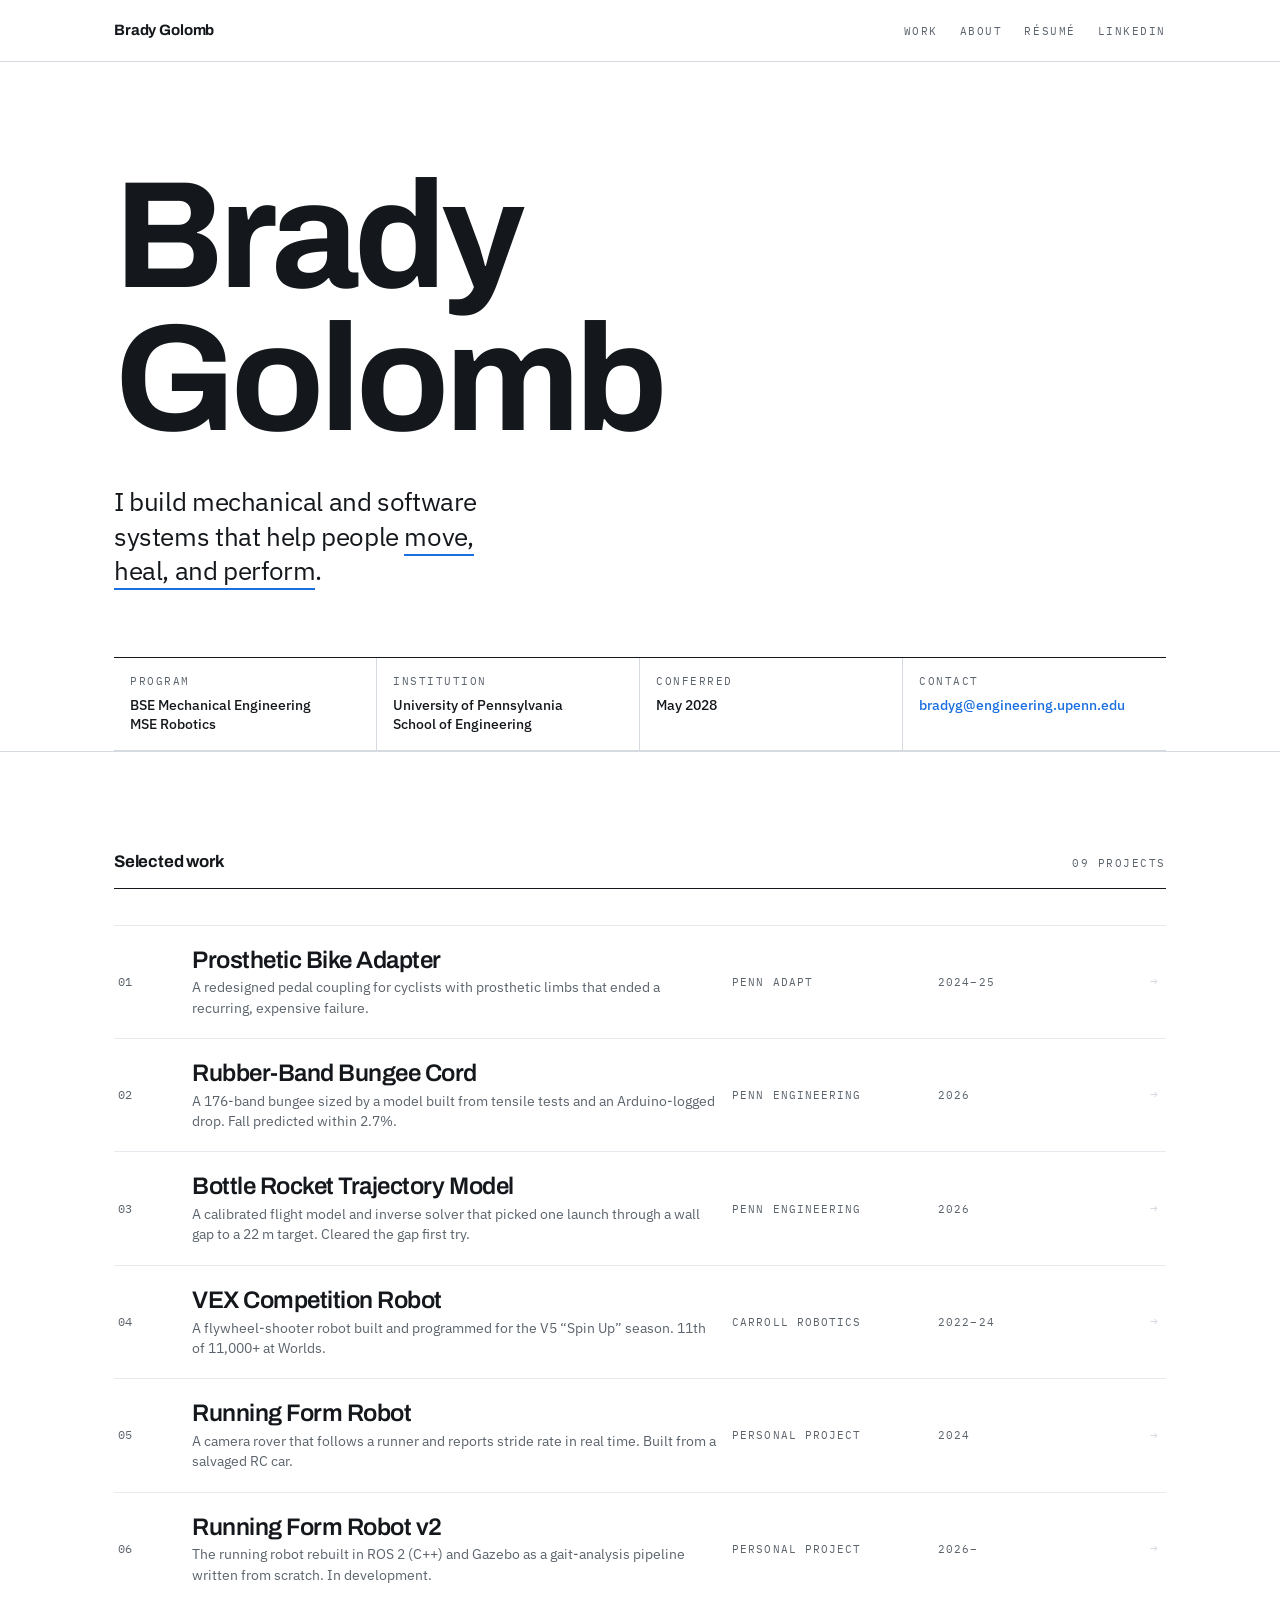
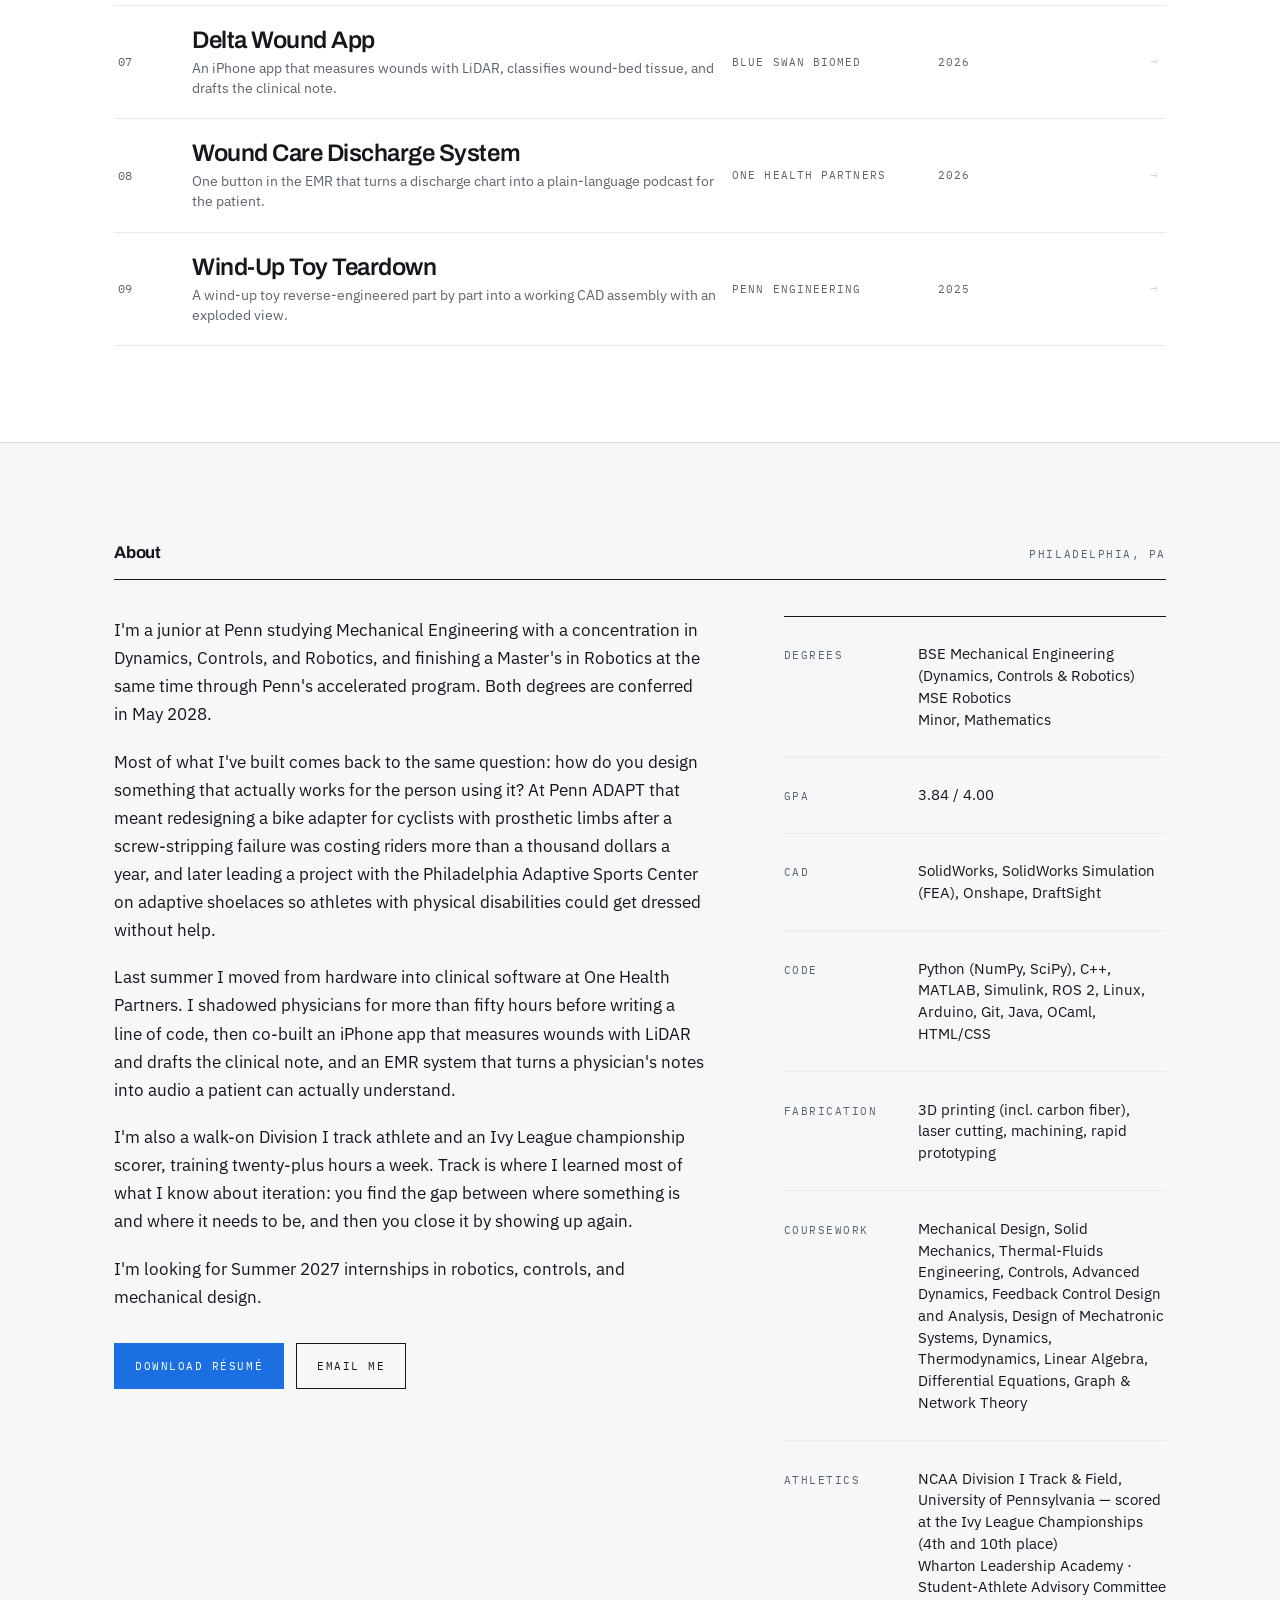
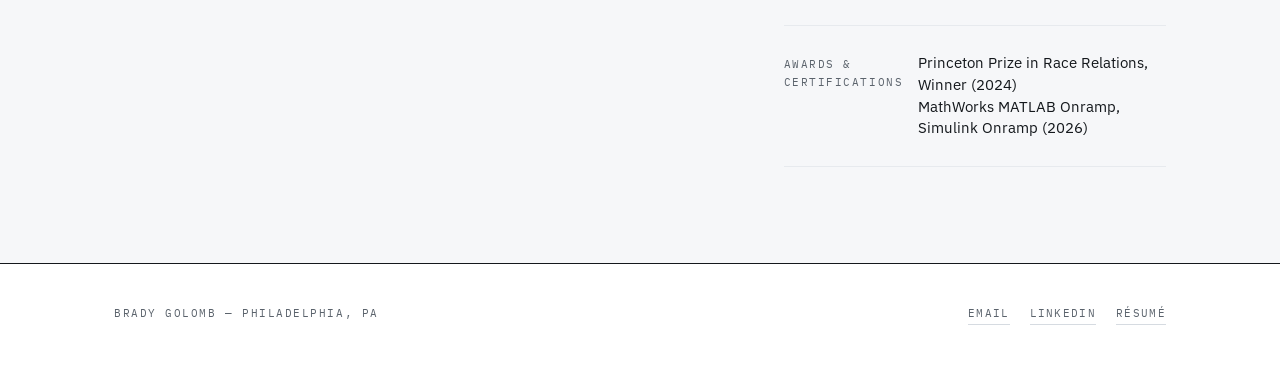
<file: index.html>
<!DOCTYPE html>
<html lang="en">
<head>
<meta charset="utf-8">
<meta name="viewport" content="width=device-width, initial-scale=1">
<title>Brady Golomb — Mechanical Engineering &amp; Robotics</title>
<meta name="description" content="Brady Golomb builds assistive devices, medical software, and robots. BSE Mechanical Engineering and MSE Robotics at the University of Pennsylvania, 2028.">
<link rel="preconnect" href="https://fonts.googleapis.com">
<link rel="preconnect" href="https://fonts.gstatic.com" crossorigin>
<link href="https://fonts.googleapis.com/css2?family=Archivo:wght@600;700&family=IBM+Plex+Mono:wght@400;500&family=IBM+Plex+Sans:wght@400;500;600&display=swap" rel="stylesheet">
<link rel="stylesheet" href="style.css">
</head>
<body>

<header class="masthead">
  <div class="wrap masthead-inner">
    <a class="masthead-name" href="index.html">Brady Golomb</a>
    <nav class="masthead-nav">
      <a href="#work">Work</a>
      <a href="#about">About</a>
      <a href="resume.pdf">Résumé</a>
      <a href="https://www.linkedin.com/in/bradygolomb">LinkedIn</a>
    </nav>
  </div>
</header>

<section class="hero">
  <div class="wrap">
    <h1 class="h-display hero-name">Brady<br>Golomb</h1>
    <p class="hero-line">I build mechanical and software systems that help people <em>move, heal, and perform</em>.</p>
  </div>
  <div class="wrap">
    <div class="titleblock">
      <div class="tb-cell">
        <p class="label">Program</p>
        <p class="tb-val">BSE Mechanical Engineering<br>MSE Robotics</p>
      </div>
      <div class="tb-cell">
        <p class="label">Institution</p>
        <p class="tb-val">University of Pennsylvania<br>School of Engineering</p>
      </div>
      <div class="tb-cell">
        <p class="label">Conferred</p>
        <p class="tb-val">May 2028</p>
      </div>
      <div class="tb-cell">
        <p class="label">Contact</p>
        <p class="tb-val"><a href="mailto:bradyg@engineering.upenn.edu">bradyg@engineering.upenn.edu</a></p>
      </div>
    </div>
  </div>
</section>

<!-- ============================ WORK ============================ -->
<section class="band band-sheet" id="work">
  <div class="wrap">
    <div class="band-head">
      <h2>Selected work</h2>
      <p class="label count">09 projects</p>
    </div>

    <div class="index-list">

      <a class="index-row" href="bike-adapter.html">
        <div class="ix-num">01</div>
        <div>
          <div class="ix-title">Prosthetic Bike Adapter</div>
          <div class="ix-sub">A redesigned pedal coupling for cyclists with prosthetic limbs that ended a recurring, expensive failure.</div>
        </div>
        <div class="ix-meta">Penn ADAPT</div>
        <div class="ix-meta">2024–25</div>
        <div class="ix-arrow">→</div>
      </a>

      <a class="index-row" href="bungee.html">
        <div class="ix-num">02</div>
        <div>
          <div class="ix-title">Rubber-Band Bungee Cord</div>
          <div class="ix-sub">A 176-band bungee sized by a model built from tensile tests and an Arduino-logged drop. Fall predicted within 2.7%.</div>
        </div>
        <div class="ix-meta">Penn Engineering</div>
        <div class="ix-meta">2026</div>
        <div class="ix-arrow">→</div>
      </a>

      <a class="index-row" href="rocket.html">
        <div class="ix-num">03</div>
        <div>
          <div class="ix-title">Bottle Rocket Trajectory Model</div>
          <div class="ix-sub">A calibrated flight model and inverse solver that picked one launch through a wall gap to a 22 m target. Cleared the gap first try.</div>
        </div>
        <div class="ix-meta">Penn Engineering</div>
        <div class="ix-meta">2026</div>
        <div class="ix-arrow">→</div>
      </a>

      <a class="index-row" href="vex-robot.html">
        <div class="ix-num">04</div>
        <div>
          <div class="ix-title">VEX Competition Robot</div>
          <div class="ix-sub">A flywheel-shooter robot built and programmed for the V5 “Spin Up” season. 11th of 11,000+ at Worlds.</div>
        </div>
        <div class="ix-meta">Carroll Robotics</div>
        <div class="ix-meta">2022–24</div>
        <div class="ix-arrow">→</div>
      </a>

      <a class="index-row" href="running-robot.html">
        <div class="ix-num">05</div>
        <div>
          <div class="ix-title">Running Form Robot</div>
          <div class="ix-sub">A camera rover that follows a runner and reports stride rate in real time. Built from a salvaged RC car.</div>
        </div>
        <div class="ix-meta">Personal project</div>
        <div class="ix-meta">2024</div>
        <div class="ix-arrow">→</div>
      </a>

      <a class="index-row" href="running-robot-v2.html">
        <div class="ix-num">06</div>
        <div>
          <div class="ix-title">Running Form Robot v2</div>
          <div class="ix-sub">The running robot rebuilt in ROS 2 (C++) and Gazebo as a gait-analysis pipeline written from scratch. In development.</div>
        </div>
        <div class="ix-meta">Personal project</div>
        <div class="ix-meta">2026–</div>
        <div class="ix-arrow">→</div>
      </a>

      <a class="index-row" href="wound-care-app.html">
        <div class="ix-num">07</div>
        <div>
          <div class="ix-title">Delta Wound App</div>
          <div class="ix-sub">An iPhone app that measures wounds with LiDAR, classifies wound-bed tissue, and drafts the clinical note.</div>
        </div>
        <div class="ix-meta">Blue Swan BioMed</div>
        <div class="ix-meta">2026</div>
        <div class="ix-arrow">→</div>
      </a>

      <a class="index-row" href="emr-podcast.html">
        <div class="ix-num">08</div>
        <div>
          <div class="ix-title">Wound Care Discharge System</div>
          <div class="ix-sub">One button in the EMR that turns a discharge chart into a plain-language podcast for the patient.</div>
        </div>
        <div class="ix-meta">One Health Partners</div>
        <div class="ix-meta">2026</div>
        <div class="ix-arrow">→</div>
      </a>

      <a class="index-row" href="wind-up-toy.html">
        <div class="ix-num">09</div>
        <div>
          <div class="ix-title">Wind-Up Toy Teardown</div>
          <div class="ix-sub">A wind-up toy reverse-engineered part by part into a working CAD assembly with an exploded view.</div>
        </div>
        <div class="ix-meta">Penn Engineering</div>
        <div class="ix-meta">2025</div>
        <div class="ix-arrow">→</div>
      </a>

    </div>
  </div>
</section>

<!-- ============================ ABOUT ============================ -->
<section class="band" id="about">
  <div class="wrap">
    <div class="band-head">
      <h2>About</h2>
      <p class="label count">Philadelphia, PA</p>
    </div>

    <div class="about-grid">
      <div class="prose">
        <p>I'm a junior at Penn studying Mechanical Engineering with a concentration in Dynamics, Controls, and Robotics, and finishing a Master's in Robotics at the same time through Penn's accelerated program. Both degrees are conferred in May 2028.</p>

        <p>Most of what I've built comes back to the same question: how do you design something that actually works for the person using it? At Penn ADAPT that meant redesigning a bike adapter for cyclists with prosthetic limbs after a screw-stripping failure was costing riders more than a thousand dollars a year, and later leading a project with the Philadelphia Adaptive Sports Center on adaptive shoelaces so athletes with physical disabilities could get dressed without help.</p>

        <p>Last summer I moved from hardware into clinical software at One Health Partners. I shadowed physicians for more than fifty hours before writing a line of code, then co-built an iPhone app that measures wounds with LiDAR and drafts the clinical note, and an EMR system that turns a physician's notes into audio a patient can actually understand.</p>

        <p>I'm also a walk-on Division I track athlete and an Ivy League championship scorer, training twenty-plus hours a week. Track is where I learned most of what I know about iteration: you find the gap between where something is and where it needs to be, and then you close it by showing up again.</p>

        <p>I'm looking for Summer 2027 internships in robotics, controls, and mechanical design.</p>

        <div class="btn-row">
          <a class="btn btn-primary" href="resume.pdf">Download résumé</a>
          <a class="btn" href="mailto:bradyg@engineering.upenn.edu">Email me</a>
        </div>
      </div>

      <div>
        <div class="spec-table">
          <div class="spec-row">
            <p class="label">Degrees</p>
            <p class="spec-val">BSE Mechanical Engineering (Dynamics, Controls &amp; Robotics)<br>MSE Robotics<br>Minor, Mathematics</p>
          </div>
          <div class="spec-row">
            <p class="label">GPA</p>
            <p class="spec-val">3.84 / 4.00</p>
          </div>
          <div class="spec-row">
            <p class="label">CAD</p>
            <p class="spec-val">SolidWorks, SolidWorks Simulation (FEA), Onshape, DraftSight</p>
          </div>
          <div class="spec-row">
            <p class="label">Code</p>
            <p class="spec-val">Python (NumPy, SciPy), C++, MATLAB, Simulink, ROS 2, Linux, Arduino, Git, Java, OCaml, HTML/CSS</p>
          </div>
          <div class="spec-row">
            <p class="label">Fabrication</p>
            <p class="spec-val">3D printing (incl. carbon fiber), laser cutting, machining, rapid prototyping</p>
          </div>
          <div class="spec-row">
            <p class="label">Coursework</p>
            <p class="spec-val">Mechanical Design, Solid Mechanics, Thermal-Fluids Engineering, Controls, Advanced Dynamics, Feedback Control Design and Analysis, Design of Mechatronic Systems, Dynamics, Thermodynamics, Linear Algebra, Differential Equations, Graph &amp; Network Theory</p>
          </div>
          <div class="spec-row">
            <p class="label">Athletics</p>
            <p class="spec-val">NCAA Division I Track &amp; Field, University of Pennsylvania — scored at the Ivy League Championships (4th and 10th place)<br>Wharton Leadership Academy · Student-Athlete Advisory Committee</p>
          </div>
          <div class="spec-row">
            <p class="label">Awards &amp; Certifications</p>
            <p class="spec-val">Princeton Prize in Race Relations, Winner (2024)<br>MathWorks MATLAB Onramp, Simulink Onramp (2026)</p>
          </div>
        </div>
      </div>
    </div>
  </div>
</section>

<footer class="foot">
  <div class="wrap foot-inner">
    <p class="label">Brady Golomb — Philadelphia, PA</p>
    <div class="foot-links">
      <a href="mailto:bradyg@engineering.upenn.edu">Email</a>
      <a href="https://www.linkedin.com/in/bradygolomb">LinkedIn</a>
      <a href="resume.pdf">Résumé</a>
    </div>
  </div>
</footer>

</body>
</html>
</file>
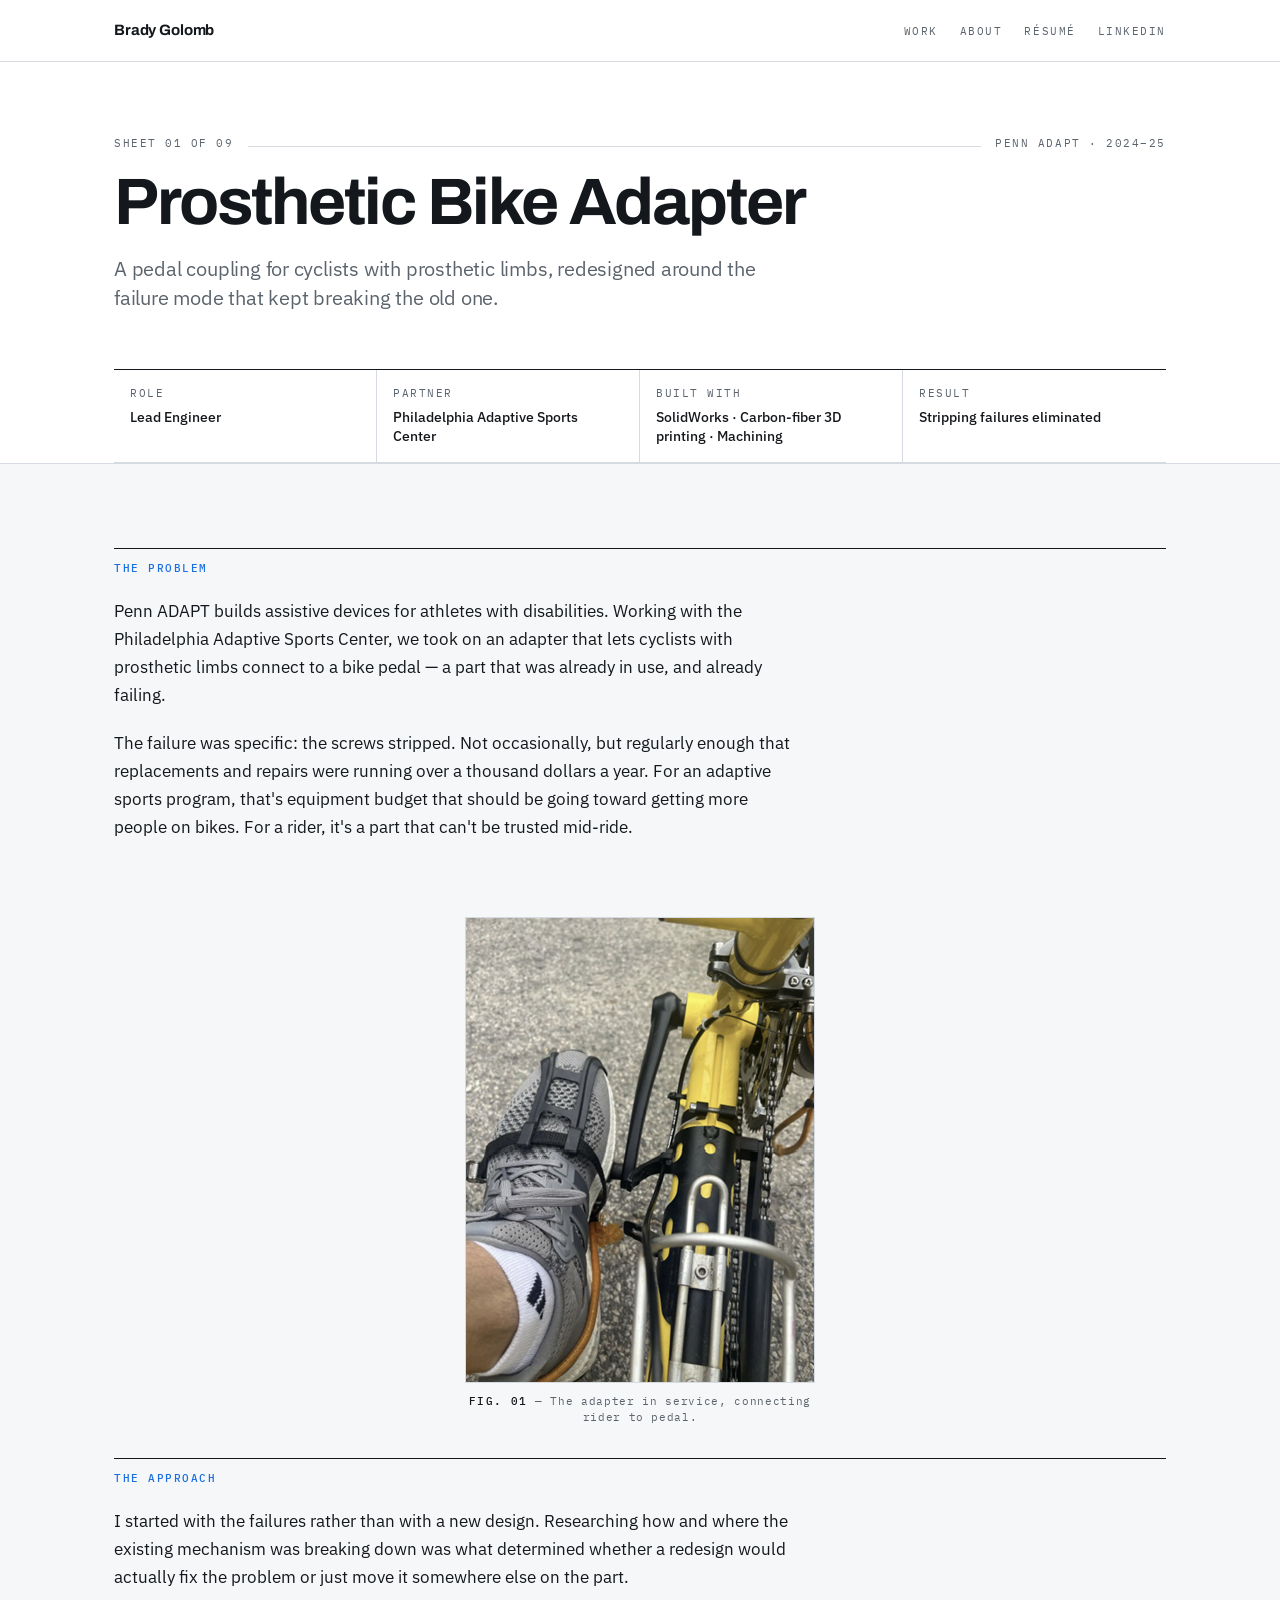
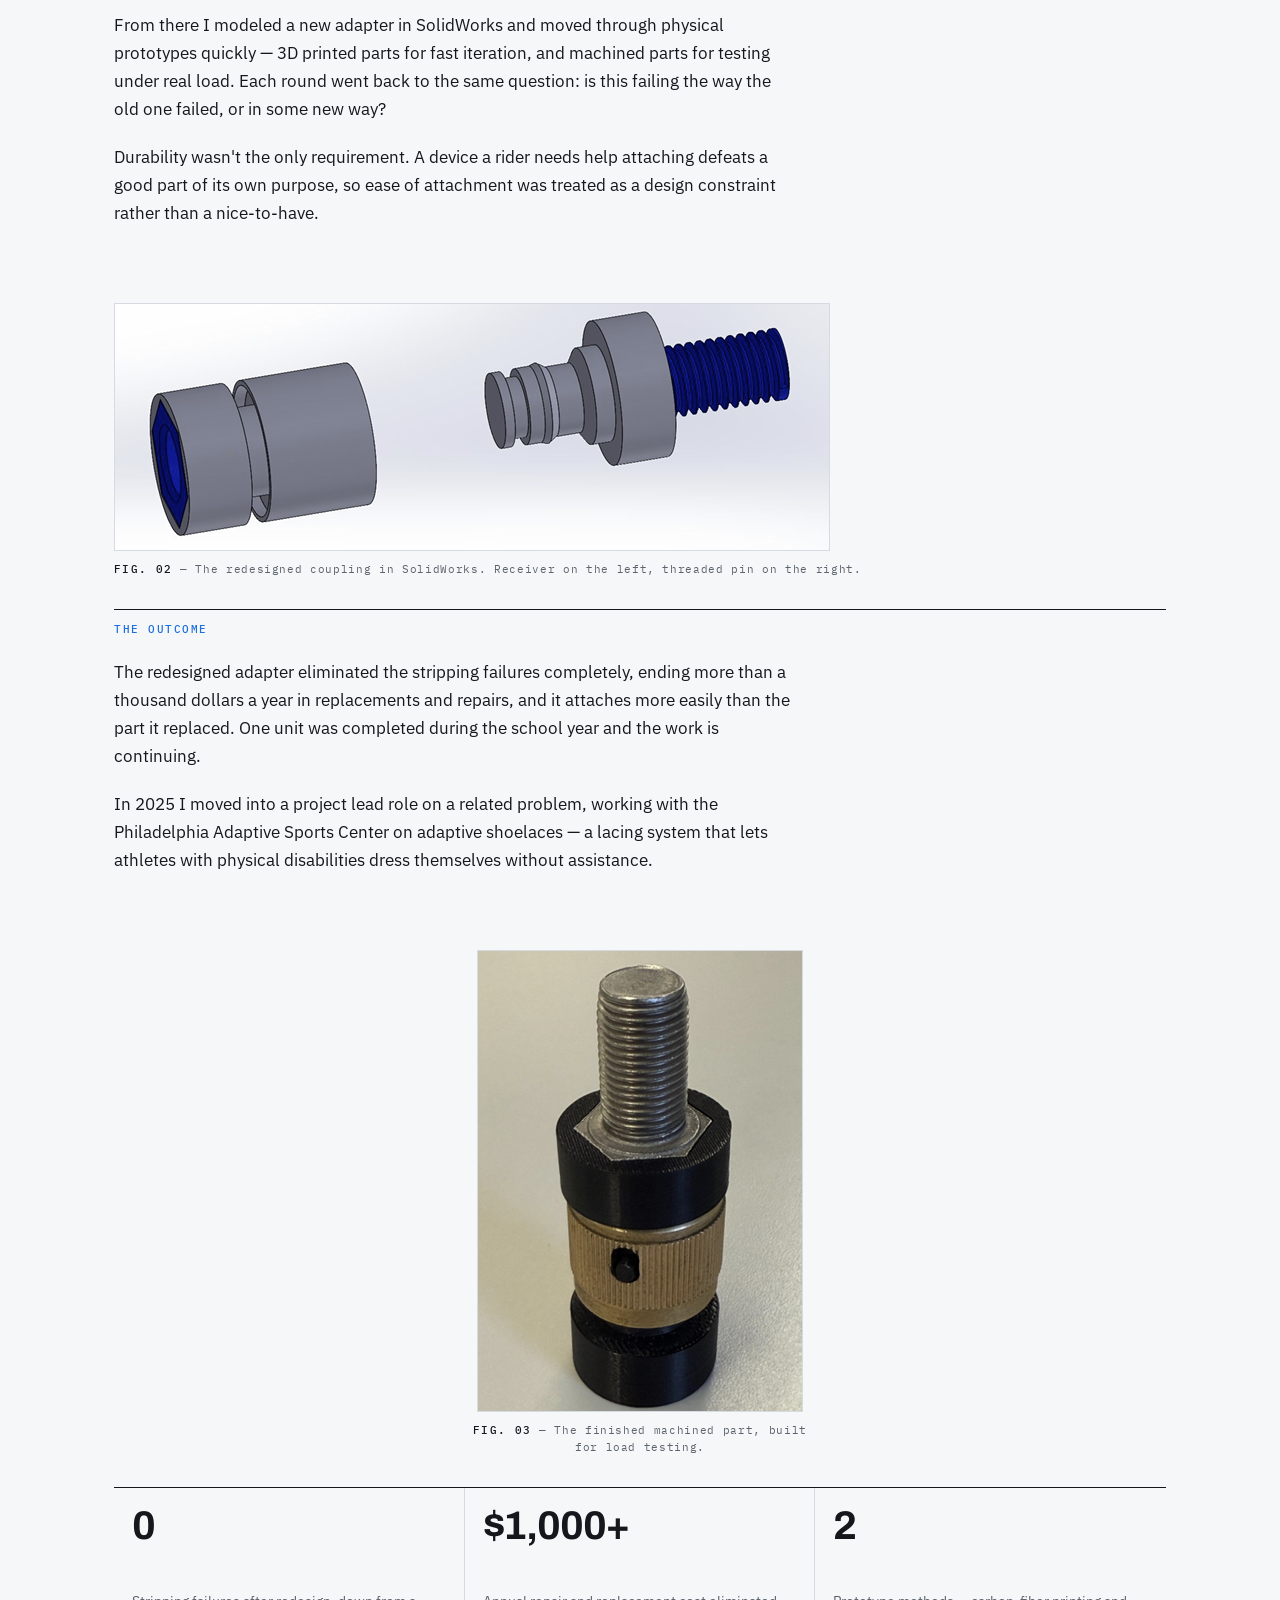
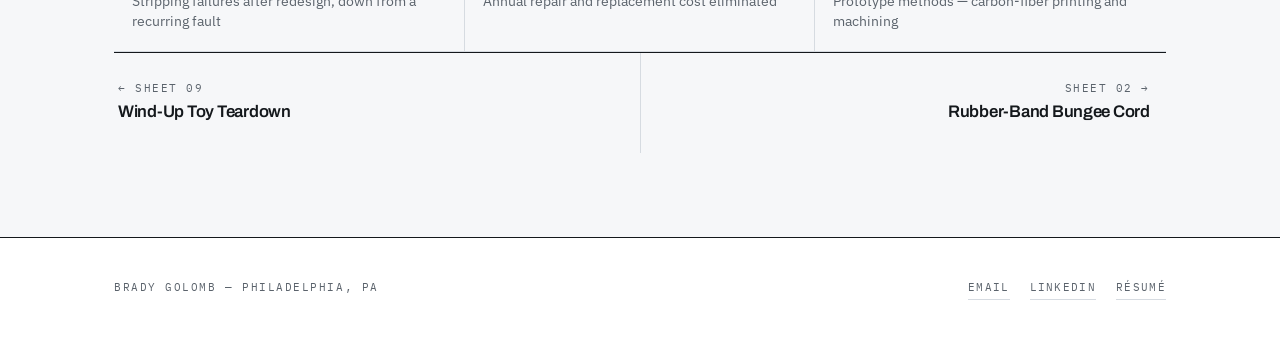
<file: bike-adapter.html>
<!DOCTYPE html>
<html lang="en">
<head>
<meta charset="utf-8">
<meta name="viewport" content="width=device-width, initial-scale=1">
<title>Prosthetic Bike Adapter — Brady Golomb</title>
<meta name="description" content="A redesigned pedal coupling for cyclists with prosthetic limbs that eliminated a screw-stripping failure costing riders $1,000+ a year. Penn ADAPT, 2024–25.">
<link rel="preconnect" href="https://fonts.googleapis.com">
<link rel="preconnect" href="https://fonts.gstatic.com" crossorigin>
<link href="https://fonts.googleapis.com/css2?family=Archivo:wght@600;700&family=IBM+Plex+Mono:wght@400;500&family=IBM+Plex+Sans:wght@400;500;600&display=swap" rel="stylesheet">
<link rel="stylesheet" href="style.css">
</head>
<body>

<header class="masthead">
  <div class="wrap masthead-inner">
    <a class="masthead-name" href="index.html">Brady Golomb</a>
    <nav class="masthead-nav">
      <a href="index.html#work">Work</a>
      <a href="index.html#about">About</a>
      <a href="resume.pdf">Résumé</a>
      <a href="https://www.linkedin.com/in/bradygolomb">LinkedIn</a>
    </nav>
  </div>
</header>

<section class="sheet-head">
  <div class="wrap">
    <div class="sheet-eyebrow">
      <p class="label">Sheet 01 of 09</p>
      <span class="rule-fill"></span>
      <p class="label">Penn ADAPT · 2024–25</p>
    </div>
    <h1 class="h-display sheet-title">Prosthetic Bike Adapter</h1>
    <p class="sheet-standfirst">A pedal coupling for cyclists with prosthetic limbs, redesigned around the failure mode that kept breaking the old one.</p>
  </div>
  <div class="wrap">
    <div class="titleblock">
      <div class="tb-cell">
        <p class="label">Role</p>
        <p class="tb-val">Lead Engineer</p>
      </div>
      <div class="tb-cell">
        <p class="label">Partner</p>
        <p class="tb-val">Philadelphia Adaptive Sports Center</p>
      </div>
      <div class="tb-cell">
        <p class="label">Built with</p>
        <p class="tb-val">SolidWorks · Carbon-fiber 3D printing · Machining</p>
      </div>
      <div class="tb-cell">
        <p class="label">Result</p>
        <p class="tb-val">Stripping failures eliminated</p>
      </div>
    </div>
  </div>
</section>

<section class="sheet-body">
  <div class="wrap">

    <div class="sheet-section prose">
      <h2>The problem</h2>
      <p>Penn ADAPT builds assistive devices for athletes with disabilities. Working with the Philadelphia Adaptive Sports Center, we took on an adapter that lets cyclists with prosthetic limbs connect to a bike pedal — a part that was already in use, and already failing.</p>
      <p>The failure was specific: the screws stripped. Not occasionally, but regularly enough that replacements and repairs were running over a thousand dollars a year. For an adaptive sports program, that's equipment budget that should be going toward getting more people on bikes. For a rider, it's a part that can't be trusted mid-ride.</p>
    </div>

    <figure class="fig-tall">
      <img src="images/bike-adapter-01.png" alt="The adapter mounted on a yellow bike, connecting a rider's shoe to the pedal">
      <figcaption><b>Fig. 01</b> — The adapter in service, connecting rider to pedal.</figcaption>
    </figure>

    <div class="sheet-section prose">
      <h2>The approach</h2>
      <p>I started with the failures rather than with a new design. Researching how and where the existing mechanism was breaking down was what determined whether a redesign would actually fix the problem or just move it somewhere else on the part.</p>
      <p>From there I modeled a new adapter in SolidWorks and moved through physical prototypes quickly — 3D printed parts for fast iteration, and machined parts for testing under real load. Each round went back to the same question: is this failing the way the old one failed, or in some new way?</p>
      <p>Durability wasn't the only requirement. A device a rider needs help attaching defeats a good part of its own purpose, so ease of attachment was treated as a design constraint rather than a nice-to-have.</p>
    </div>

    <figure>
      <img src="images/bike-adapter-02.png" alt="SolidWorks render showing the two halves of the redesigned coupling, receiver and threaded pin">
      <figcaption><b>Fig. 02</b> — The redesigned coupling in SolidWorks. Receiver on the left, threaded pin on the right.</figcaption>
    </figure>

    <div class="sheet-section prose">
      <h2>The outcome</h2>
      <p>The redesigned adapter eliminated the stripping failures completely, ending more than a thousand dollars a year in replacements and repairs, and it attaches more easily than the part it replaced. One unit was completed during the school year and the work is continuing.</p>
      <p>In 2025 I moved into a project lead role on a related problem, working with the Philadelphia Adaptive Sports Center on adaptive shoelaces — a lacing system that lets athletes with physical disabilities dress themselves without assistance.</p>
    </div>

    <figure class="fig-tall">
      <img src="images/bike-adapter-03.png" alt="The machined prototype of the adapter, showing the knurled body and threaded stud">
      <figcaption><b>Fig. 03</b> — The finished machined part, built for load testing.</figcaption>
    </figure>

    <div class="sheet-section prose">
      <div class="outcomes">
        <div class="outcome">
          <p class="outcome-fig">0</p>
          <p class="outcome-txt">Stripping failures after redesign, down from a recurring fault</p>
        </div>
        <div class="outcome">
          <p class="outcome-fig">$1,000+</p>
          <p class="outcome-txt">Annual repair and replacement cost eliminated</p>
        </div>
        <div class="outcome">
          <p class="outcome-fig">2</p>
          <p class="outcome-txt">Prototype methods — carbon-fiber printing and machining</p>
        </div>
      </div>
    </div>

  </div>

  <div class="wrap">
    <nav class="sheet-nav">
      <a class="nav-prev" href="wind-up-toy.html">
        <p class="label">← Sheet 09</p>
        <div class="nav-ttl">Wind-Up Toy Teardown</div>
      </a>
      <a class="nav-next" href="bungee.html">
        <p class="label">Sheet 02 →</p>
        <div class="nav-ttl">Rubber-Band Bungee Cord</div>
      </a>
    </nav>
  </div>
</section>

<footer class="foot">
  <div class="wrap foot-inner">
    <p class="label">Brady Golomb — Philadelphia, PA</p>
    <div class="foot-links">
      <a href="mailto:bradyg@engineering.upenn.edu">Email</a>
      <a href="https://www.linkedin.com/in/bradygolomb">LinkedIn</a>
      <a href="resume.pdf">Résumé</a>
    </div>
  </div>
</footer>

</body>
</html>
</file>
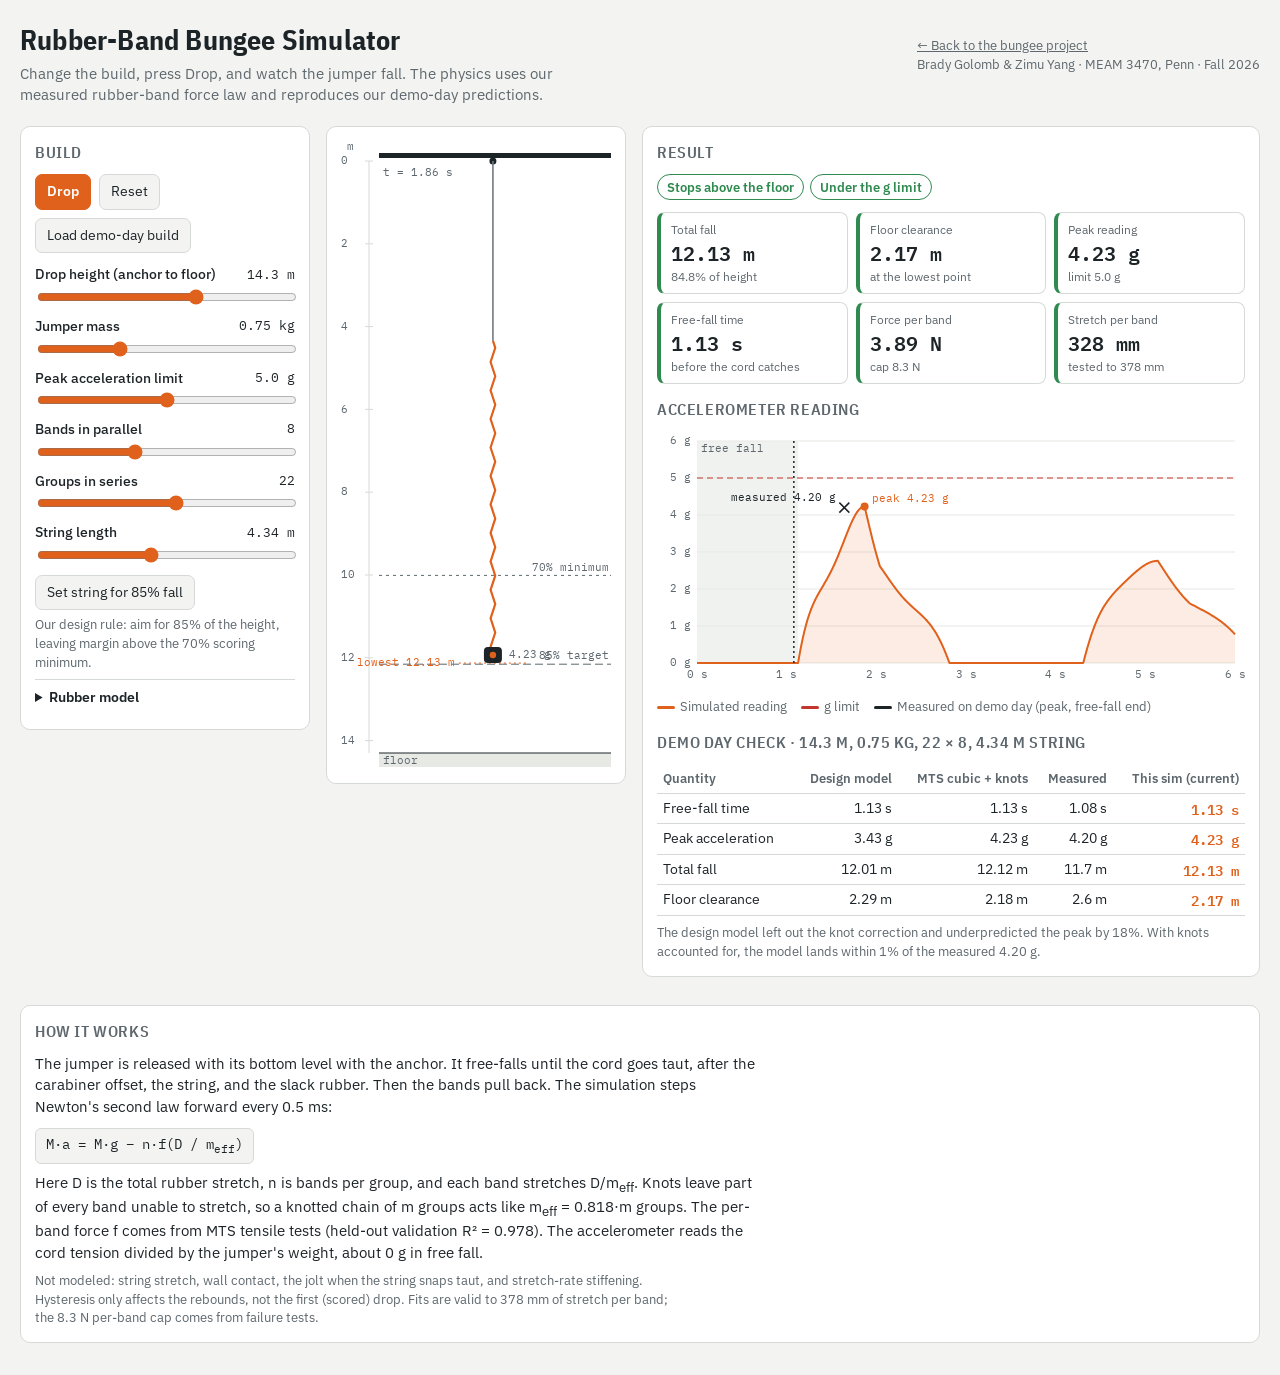
<file: bungee-sim.html>
<!DOCTYPE html>
<html lang="en">
<head>
<meta charset="utf-8">
<meta name="viewport" content="width=device-width, initial-scale=1">
<title>Rubber-Band Bungee Simulator</title>
<link rel="preconnect" href="https://fonts.googleapis.com">
<link rel="preconnect" href="https://fonts.gstatic.com" crossorigin>
<link href="https://fonts.googleapis.com/css2?family=IBM+Plex+Mono:wght@400;500;600&family=IBM+Plex+Sans+Condensed:wght@500;600;700&family=IBM+Plex+Sans:wght@400;500;600&display=swap" rel="stylesheet">
<style>
/* Layout idea: a lab bench. Controls on the left, the drop shaft in the middle, instruments (readouts + accelerometer trace) on the right. */
:root {
  --paper: #f3f4f1;
  --panel: #ffffff;
  --ink: #1d2428;
  --muted: #5d676d;
  --rule: #d6dad6;
  --rubber: #e0611c;
  --string: #6f7a80;
  --good: #2f8a4f;
  --warn: #b7791f;
  --bad: #c2362d;
  --grid: #e7e9e5;
  --font-display: "IBM Plex Sans Condensed", "Arial Narrow", sans-serif;
  --font-body: "IBM Plex Sans", system-ui, sans-serif;
  --font-mono: "IBM Plex Mono", ui-monospace, monospace;
  color-scheme: light;
}
@media (prefers-color-scheme: dark) {
  :root:not([data-theme="light"]) {
    --paper: #15191b; --panel: #1d2326; --ink: #e8ebe8; --muted: #9aa4a8; --rule: #2f3739;
    --rubber: #f07a35; --string: #8d989d; --good: #4fb06e; --warn: #d9a03f; --bad: #e5584e; --grid: #252c2f;
    color-scheme: dark;
  }
}
:root[data-theme="dark"] {
  --paper: #15191b; --panel: #1d2326; --ink: #e8ebe8; --muted: #9aa4a8; --rule: #2f3739;
  --rubber: #f07a35; --string: #8d989d; --good: #4fb06e; --warn: #d9a03f; --bad: #e5584e; --grid: #252c2f;
  color-scheme: dark;
}
* { box-sizing: border-box; }
html, body { margin: 0; }
body { background: var(--paper); color: var(--ink); font-family: var(--font-body); font-size: 15px; line-height: 1.45; }
header { padding: 20px 20px 8px; max-width: 1280px; margin: 0 auto; display: flex; flex-wrap: wrap; gap: 8px 24px; align-items: baseline; justify-content: space-between; }
h1 { font-family: var(--font-display); font-weight: 700; font-size: 28px; margin: 0; letter-spacing: 0.2px; text-wrap: balance; }
.sub { color: var(--muted); margin: 2px 0 0; max-width: 62ch; }
.credit { color: var(--muted); font-size: 13px; }
main { max-width: 1280px; margin: 0 auto; padding: 12px 20px 28px; display: grid; grid-template-columns: 290px minmax(220px, 300px) 1fr; gap: 16px; align-items: start; }
.card { background: var(--panel); border: 1px solid var(--rule); border-radius: 10px; padding: 14px; }
h2 { font-family: var(--font-display); font-size: 16px; font-weight: 600; text-transform: uppercase; letter-spacing: 0.6px; margin: 0 0 10px; color: var(--muted); }
.ctrl { display: grid; grid-template-columns: 1fr auto; gap: 2px 8px; align-items: center; margin-bottom: 10px; }
.ctrl label { font-size: 13.5px; font-weight: 500; }
.ctrl output { font-family: var(--font-mono); font-size: 13px; font-variant-numeric: tabular-nums; }
.ctrl input[type=range] { grid-column: 1 / -1; width: 100%; accent-color: var(--rubber); }
.row { display: flex; flex-wrap: wrap; gap: 8px; }
button, select { font: inherit; font-size: 13.5px; color: var(--ink); background: var(--paper); border: 1px solid var(--rule); border-radius: 7px; padding: 7px 11px; cursor: pointer; }
button.primary { background: var(--rubber); border-color: var(--rubber); color: #fff; font-weight: 600; }
button:hover { border-color: var(--muted); }
button:focus-visible, select:focus-visible, input:focus-visible, summary:focus-visible { outline: 2px solid var(--rubber); outline-offset: 2px; }
.check { display: flex; gap: 8px; align-items: center; font-size: 13.5px; margin: 4px 0 10px; }
details { border-top: 1px solid var(--rule); margin-top: 6px; padding-top: 8px; }
summary { cursor: pointer; font-size: 13.5px; font-weight: 600; margin-bottom: 8px; }
.selectrow { display: grid; gap: 4px; margin-bottom: 10px; font-size: 13.5px; font-weight: 500; }
#shaftCard { padding: 8px; }
#shaft { width: 100%; height: 640px; display: block; }
.status { display: flex; flex-wrap: wrap; gap: 6px; margin-bottom: 12px; }
.pill { font-size: 12.5px; font-weight: 600; padding: 3px 9px; border-radius: 999px; border: 1px solid; }
.pill.good { color: var(--good); border-color: var(--good); }
.pill.warn { color: var(--warn); border-color: var(--warn); }
.pill.bad { color: var(--bad); border-color: var(--bad); }
.tiles { display: grid; grid-template-columns: repeat(3, minmax(0, 1fr)); gap: 8px; margin-bottom: 14px; }
.tile { border: 1px solid var(--rule); border-left: 4px solid var(--good); border-radius: 8px; padding: 8px 10px; }
.tile.warn { border-left-color: var(--warn); }
.tile.bad { border-left-color: var(--bad); }
.tile .k { font-size: 12px; color: var(--muted); }
.tile .v { font-family: var(--font-mono); font-size: 20px; font-weight: 600; font-variant-numeric: tabular-nums; }
.tile .s { font-size: 12px; color: var(--muted); font-variant-numeric: tabular-nums; }
#chart { width: 100%; height: 260px; display: block; }
.legend { display: flex; flex-wrap: wrap; gap: 14px; font-size: 12.5px; color: var(--muted); margin-top: 6px; }
.sw { display: inline-block; width: 18px; height: 3px; vertical-align: middle; margin-right: 5px; border-radius: 2px; }
table { width: 100%; border-collapse: collapse; font-size: 13.5px; font-variant-numeric: tabular-nums; }
th, td { text-align: right; padding: 5px 6px; border-bottom: 1px solid var(--rule); }
th:first-child, td:first-child { text-align: left; }
th { font-weight: 600; color: var(--muted); font-size: 12.5px; }
td.live { font-family: var(--font-mono); color: var(--rubber); font-weight: 600; }
.note { font-size: 13px; color: var(--muted); margin: 8px 0 0; max-width: 70ch; }
.how { max-width: 1280px; margin: 0 auto; padding: 0 20px 32px; }
.how .card p { margin: 0 0 8px; max-width: 80ch; }
.eq { font-family: var(--font-mono); font-size: 13.5px; background: var(--paper); border: 1px solid var(--rule); border-radius: 6px; padding: 6px 10px; display: inline-block; margin: 2px 0 8px; }
@media (max-width: 1020px) { main { grid-template-columns: 1fr 1fr; } #instruments { grid-column: 1 / -1; } }
@media (max-width: 640px) { main { grid-template-columns: 1fr; } #shaft { height: 520px; } .tiles { grid-template-columns: repeat(2, minmax(0, 1fr)); } }
@media (prefers-reduced-motion: reduce) { * { scroll-behavior: auto; } }
</style>
</head>
<body>
<header>
  <div>
    <h1>Rubber-Band Bungee Simulator</h1>
    <p class="sub">Change the build, press Drop, and watch the jumper fall. The physics uses our measured rubber-band force law and reproduces our demo-day predictions.</p>
  </div>
  <div class="credit"><a href="bungee.html" style="color:inherit">← Back to the bungee project</a><br>Brady Golomb &amp; Zimu Yang · MEAM 3470, Penn · Fall 2026</div>
</header>

<main>
  <!-- Controls -->
  <section class="card" aria-label="Bungee build">
    <h2>Build</h2>
    <div class="row" style="margin-bottom:12px">
      <button class="primary" id="dropBtn" type="button">Drop</button>
      <button id="resetBtn" type="button">Reset</button>
      <button id="demoBtn" type="button">Load demo-day build</button>
    </div>
    <div class="ctrl"><label for="H">Drop height (anchor to floor)</label><output id="Hout"></output><input id="H" type="range" min="5" max="20" step="0.1" value="14.3"></div>
    <div class="ctrl"><label for="M">Jumper mass</label><output id="Mout"></output><input id="M" type="range" min="0.2" max="2" step="0.01" value="0.75"></div>
    <div class="ctrl"><label for="Glim">Peak acceleration limit</label><output id="Glimout"></output><input id="Glim" type="range" min="2" max="8" step="0.1" value="5"></div>
    <div class="ctrl"><label for="n">Bands in parallel</label><output id="nout"></output><input id="n" type="range" min="1" max="20" step="1" value="8"></div>
    <div class="ctrl"><label for="m">Groups in series</label><output id="mout"></output><input id="m" type="range" min="1" max="40" step="1" value="22"></div>
    <div class="ctrl"><label for="Ls">String length</label><output id="Lsout"></output><input id="Ls" type="range" min="0" max="10" step="0.01" value="4.34"></div>
    <div class="row" style="margin-bottom:6px">
      <button id="solveBtn" type="button">Set string for 85% fall</button>
    </div>
    <p class="note" style="margin-top:0">Our design rule: aim for 85% of the height, leaving margin above the 70% scoring minimum.</p>
    <details>
      <summary>Rubber model</summary>
      <div class="selectrow"><label for="law">Band force law</label>
        <select id="law">
          <option value="mts">Our MTS cubic (fit to tensile tests)</option>
          <option value="shared">Shared fit (Group 103-02, used for the design)</option>
        </select>
      </div>
      <label class="check"><input id="knot" type="checkbox" checked> Knot correction (rubber inside each knot can't stretch)</label>
      <div class="ctrl"><label for="scale">Band stiffness (±15% band-to-band spread)</label><output id="scaleout"></output><input id="scale" type="range" min="0.8" max="1.2" step="0.01" value="1"></div>
      <div class="ctrl"><label for="loss">Energy lost per rebound (rubber hysteresis)</label><output id="lossout"></output><input id="loss" type="range" min="0" max="0.6" step="0.01" value="0.3"></div>
      <div class="ctrl"><label for="off">Carabiner to bottom of jumper</label><output id="offout"></output><input id="off" type="range" min="0.05" max="0.5" step="0.01" value="0.22"></div>
      <div class="ctrl"><label for="L">Tied length per band group</label><output id="Lout"></output><input id="L" type="range" min="50" max="95" step="1" value="76"></div>
    </details>
  </section>

  <!-- Drop shaft -->
  <section class="card" id="shaftCard" aria-label="Animated drop">
    <canvas id="shaft" role="img" aria-label="Side view of the drop: anchor at top, cord, jumper and floor"></canvas>
  </section>

  <!-- Instruments -->
  <section id="instruments" class="card" aria-label="Results">
    <h2>Result</h2>
    <div class="status" id="status"></div>
    <div class="tiles" id="tiles"></div>
    <h2>Accelerometer reading</h2>
    <canvas id="chart" role="img" aria-label="Accelerometer reading in g versus time after release"></canvas>
    <div class="legend">
      <span><span class="sw" style="background:var(--rubber)"></span>Simulated reading</span>
      <span><span class="sw" style="background:var(--bad)"></span>g limit</span>
      <span id="measLegend"><span class="sw" style="background:var(--ink)"></span>Measured on demo day (peak, free-fall end)</span>
    </div>
    <h2 style="margin-top:16px">Demo day check · 14.3 m, 0.75 kg, 22 × 8, 4.34 m string</h2>
    <table>
      <thead><tr><th>Quantity</th><th>Design model</th><th>MTS cubic + knots</th><th>Measured</th><th>This sim (current)</th></tr></thead>
      <tbody>
        <tr><td>Free-fall time</td><td>1.13 s</td><td>1.13 s</td><td>1.08 s</td><td class="live" id="cmpFree"></td></tr>
        <tr><td>Peak acceleration</td><td>3.43 g</td><td>4.23 g</td><td>4.20 g</td><td class="live" id="cmpPeak"></td></tr>
        <tr><td>Total fall</td><td>12.01 m</td><td>12.12 m</td><td>11.7 m</td><td class="live" id="cmpFall"></td></tr>
        <tr><td>Floor clearance</td><td>2.29 m</td><td>2.18 m</td><td>2.6 m</td><td class="live" id="cmpClear"></td></tr>
      </tbody>
    </table>
    <p class="note">The design model left out the knot correction and underpredicted the peak by 18%. With knots accounted for, the model lands within 1% of the measured 4.20 g.</p>
  </section>
</main>

<section class="how" aria-label="How the simulation works">
  <div class="card">
    <h2>How it works</h2>
    <p>The jumper is released with its bottom level with the anchor. It free-falls until the cord goes taut, after the carabiner offset, the string, and the slack rubber. Then the bands pull back. The simulation steps Newton's second law forward every 0.5 ms:</p>
    <div class="eq">M·a = M·g − n·f(D / m<sub>eff</sub>)</div>
    <p>Here D is the total rubber stretch, n is bands per group, and each band stretches D/m<sub>eff</sub>. Knots leave part of every band unable to stretch, so a knotted chain of m groups acts like m<sub>eff</sub> = 0.818·m groups. The per-band force f comes from MTS tensile tests (held-out validation R² = 0.978). The accelerometer reads the cord tension divided by the jumper's weight, about 0 g in free fall.</p>
    <p class="note" style="margin:0">Not modeled: string stretch, wall contact, the jolt when the string snaps taut, and stretch-rate stiffening. Hysteresis only affects the rebounds, not the first (scored) drop. Fits are valid to 378 mm of stretch per band; the 8.3 N per-band cap comes from failure tests.</p>
  </div>
</section>

<script>
(() => {
  const G = 9.80665;
  const KNOT = 0.818, FORCE_CAP = 8.3, FIT_MAX = 0.378;
  const DEMO = { H: 14.3, M: 0.75, Glim: 5, n: 8, m: 22, Ls: 4.34, off: 0.22, L: 76, law: 'mts', knot: true, scale: 1, loss: 0.3 };
  const MEAS = { free: 1.08, peak: 4.20, peakT: 3.687 - 2.044, fall: 11.7 };

  const laws = {
    mts: q => { const d = q * 1000; return 0.021609 * d - 9.5112e-5 * d * d + 1.9956e-7 * d * d * d; },
    shared: q => 187.57 * q * q * q - 102.96 * q * q + 26.088 * q
  };

  const $ = id => document.getElementById(id);
  const ids = ['H','M','Glim','n','m','Ls','scale','loss','off','L'];
  const fmt = {
    H: v => v.toFixed(1) + ' m', M: v => v.toFixed(2) + ' kg', Glim: v => v.toFixed(1) + ' g',
    n: v => v.toFixed(0), m: v => v.toFixed(0), Ls: v => v.toFixed(2) + ' m',
    scale: v => '×' + v.toFixed(2), loss: v => Math.round(v * 100) + '%',
    off: v => v.toFixed(2) + ' m', L: v => v.toFixed(0) + ' mm'
  };

  function params() {
    const p = {};
    ids.forEach(k => p[k] = parseFloat($(k).value));
    p.L = p.L / 1000;
    p.law = $('law').value; p.knot = $('knot').checked;
    return p;
  }

  // Time-step simulation. Positive y = distance the jumper's bottom has fallen below the anchor.
  function simulate(p, firstOnly) {
    const f = laws[p.law];
    const meff = p.knot ? KNOT * p.m : p.m;
    const free = p.off + p.Ls + p.m * p.L;
    const dt = 0.0005, tMax = firstOnly ? 6 : 10;
    let y = 0, v = 0, t = 0, step = 0;
    const out = { samples: [], free, hit: false, firstPeak: 0, firstPeakT: 0, freeT: null, maxY: 0, maxQ: 0, maxBand: 0, stretchT: 0 };
    let inFirst = true, wasTaut = false;
    while (t < tMax) {
      const D = y - free;
      let T = 0;
      if (D > 0) {
        const q = D / meff;
        T = p.n * p.scale * f(q);
        if (v < 0) T *= (1 - p.loss * Math.min(1, -v / 4));
        if (inFirst) { out.maxQ = Math.max(out.maxQ, q); out.maxBand = Math.max(out.maxBand, T / p.n); }
      }
      const g = T / (p.M * G);
      if (D > 0 && out.freeT === null) out.freeT = t;
      if (inFirst && g > out.firstPeak) { out.firstPeak = g; out.firstPeakT = t; }
      if (inFirst && g > 0.3) out.stretchT += dt;
      if (step % 10 === 0) out.samples.push({ t, y, g, D });
      if (D > 0) wasTaut = true;
      if (wasTaut && D <= 0 && inFirst) { inFirst = false; if (firstOnly) break; }
      const a = G - T / p.M;
      v += a * dt; y += v * dt; t += dt; step++;
      if (inFirst) out.maxY = Math.max(out.maxY, y);
      if (y >= p.H) { out.hit = true; out.maxY = p.H; out.samples.push({ t, y: p.H, g, D: p.H - free }); break; }
      if (firstOnly && wasTaut && v < 0) break;
    }
    out.tEnd = out.samples[out.samples.length - 1].t;
    return out;
  }

  // Bisect the string length so the first lowest point lands at 85% of the height.
  function solveString(p) {
    const target = 0.85 * p.H;
    let lo = 0, hi = p.H;
    for (let i = 0; i < 40; i++) {
      const mid = (lo + hi) / 2;
      const r = simulate({ ...p, Ls: mid, loss: 0 }, true);
      if (r.hit || r.maxY > target) hi = mid; else lo = mid;
    }
    return Math.max(0, Math.min(10, lo));
  }

  let sim = null, playing = false, playT = 0, lastFrame = 0, isDemo = true;

  function isDemoBuild(p) {
    return Math.abs(p.H - DEMO.H) < 1e-6 && Math.abs(p.M - DEMO.M) < 1e-6 && p.n === DEMO.n && p.m === DEMO.m &&
      Math.abs(p.Ls - DEMO.Ls) < 1e-6 && Math.abs(p.off - DEMO.off) < 1e-6 && Math.round(p.L * 1000) === DEMO.L;
  }

  function recompute() {
    ids.forEach(k => $(k + 'out').textContent = fmt[k](parseFloat($(k).value)));
    const p = params();
    sim = simulate(p, false);
    sim.p = p;
    isDemo = isDemoBuild(p);
    $('measLegend').style.display = isDemo ? '' : 'none';
    renderResults();
    if (!playing) playT = sim.firstPeakT;
    draw();
  }

  function pill(cls, text) { return `<span class="pill ${cls}">${text}</span>`; }

  function renderResults() {
    const p = sim.p;
    const fall = sim.maxY, clear = p.H - fall, frac = fall / p.H;
    const peakOK = sim.firstPeak <= p.Glim;
    const pills = [];
    if (sim.hit) pills.push(pill('bad', 'Hits the floor'));
    else pills.push(pill('good', 'Stops above the floor'));
    pills.push(peakOK ? pill('good', 'Under the g limit') : pill('bad', 'Over the g limit'));
    if (!sim.hit && frac < 0.7) pills.push(pill('warn', 'Falls less than 70% of height'));
    if (sim.maxBand > FORCE_CAP) pills.push(pill('bad', 'Bands may snap'));
    if (sim.maxQ > FIT_MAX) pills.push(pill('warn', 'Stretch beyond tested range'));
    $('status').innerHTML = pills.join('');

    const tile = (cls, k, v, s) => `<div class="tile ${cls}"><div class="k">${k}</div><div class="v">${v}</div><div class="s">${s}</div></div>`;
    $('tiles').innerHTML = [
      tile(sim.hit ? 'bad' : frac < 0.7 ? 'warn' : '', 'Total fall', fall.toFixed(2) + ' m', (100 * frac).toFixed(1) + '% of height'),
      tile(sim.hit ? 'bad' : clear < 0.5 ? 'warn' : '', 'Floor clearance', sim.hit ? '0.00 m' : clear.toFixed(2) + ' m', 'at the lowest point'),
      tile(peakOK ? (sim.firstPeak > 0.9 * p.Glim ? 'warn' : '') : 'bad', 'Peak reading', sim.firstPeak.toFixed(2) + ' g', 'limit ' + p.Glim.toFixed(1) + ' g'),
      tile('', 'Free-fall time', (sim.freeT ?? 0).toFixed(2) + ' s', 'before the cord catches'),
      tile(sim.maxBand > FORCE_CAP ? 'bad' : sim.maxBand > 0.85 * FORCE_CAP ? 'warn' : '', 'Force per band', sim.maxBand.toFixed(2) + ' N', 'cap ' + FORCE_CAP.toFixed(1) + ' N'),
      tile(sim.maxQ > FIT_MAX ? 'warn' : '', 'Stretch per band', (sim.maxQ * 1000).toFixed(0) + ' mm', 'tested to 378 mm')
    ].join('');

    $('cmpFree').textContent = (sim.freeT ?? 0).toFixed(2) + ' s';
    $('cmpPeak').textContent = sim.firstPeak.toFixed(2) + ' g';
    $('cmpFall').textContent = fall.toFixed(2) + ' m';
    $('cmpClear').textContent = (sim.hit ? 0 : clear).toFixed(2) + ' m';
  }

  // ---------- drawing ----------
  const css = name => getComputedStyle(document.documentElement).getPropertyValue(name).trim();
  function fitCanvas(c) {
    const r = c.getBoundingClientRect(), dpr = window.devicePixelRatio || 1;
    if (c.width !== Math.round(r.width * dpr) || c.height !== Math.round(r.height * dpr)) {
      c.width = Math.round(r.width * dpr); c.height = Math.round(r.height * dpr);
    }
    const ctx = c.getContext('2d'); ctx.setTransform(dpr, 0, 0, dpr, 0, 0);
    return { ctx, w: r.width, h: r.height };
  }

  function sampleAt(t) {
    const s = sim.samples; let lo = 0, hi = s.length - 1;
    if (t >= s[hi].t) return s[hi];
    while (hi - lo > 1) { const mid = (lo + hi) >> 1; if (s[mid].t <= t) lo = mid; else hi = mid; }
    return s[lo];
  }

  function drawShaft() {
    const { ctx, w, h } = fitCanvas($('shaft'));
    const p = sim.p;
    const top = 26, bottom = h - 22, scale = (bottom - top) / p.H;
    const cx = w * 0.56;
    const ink = css('--ink'), muted = css('--muted'), rule = css('--rule'), grid = css('--grid');
    ctx.clearRect(0, 0, w, h);
    ctx.font = '11px "IBM Plex Mono", monospace'; ctx.textBaseline = 'middle';

    // ruler
    ctx.strokeStyle = rule; ctx.fillStyle = muted; ctx.lineWidth = 1;
    const stepM = p.H > 12 ? 2 : 1;
    for (let d = 0; d <= p.H + 1e-9; d += stepM) {
      const y = top + d * scale;
      ctx.beginPath(); ctx.moveTo(30, y); ctx.lineTo(38, y); ctx.stroke();
      ctx.fillText(d.toFixed(0), 6, y);
    }
    ctx.beginPath(); ctx.moveTo(34, top); ctx.lineTo(34, bottom); ctx.stroke();
    ctx.save(); ctx.translate(12, top - 14); ctx.fillText('m', 0, 0); ctx.restore();

    // 70% and 85% lines
    const line = (frac, label, color, dash) => {
      const y = top + frac * p.H * scale;
      ctx.strokeStyle = color; ctx.setLineDash(dash); ctx.beginPath(); ctx.moveTo(44, y); ctx.lineTo(w - 6, y); ctx.stroke(); ctx.setLineDash([]);
      ctx.fillStyle = color; ctx.textAlign = 'right'; ctx.fillText(label, w - 8, y - 8); ctx.textAlign = 'left';
    };
    line(0.7, '70% minimum', muted, [3, 4]);
    line(0.85, '85% target', muted, [8, 4]);

    // beam + anchor
    ctx.fillStyle = ink; ctx.fillRect(44, top - 8, w - 50, 5);
    ctx.beginPath(); ctx.arc(cx, top, 3.5, 0, Math.PI * 2); ctx.fill();
    // floor
    ctx.fillStyle = grid; ctx.fillRect(44, bottom, w - 50, 14);
    ctx.strokeStyle = ink; ctx.beginPath(); ctx.moveTo(44, bottom); ctx.lineTo(w - 6, bottom); ctx.stroke();
    ctx.fillStyle = muted; ctx.fillText('floor', 48, bottom + 8);

    // lowest point marker
    if (!playing) {
      const yl = top + sim.maxY * scale;
      ctx.strokeStyle = css('--rubber'); ctx.setLineDash([2, 3]);
      ctx.beginPath(); ctx.moveTo(cx - 34, yl); ctx.lineTo(cx + 34, yl); ctx.stroke(); ctx.setLineDash([]);
      ctx.fillStyle = css('--rubber'); ctx.textAlign = 'right'; ctx.fillText('lowest ' + sim.maxY.toFixed(2) + ' m', cx - 38, yl); ctx.textAlign = 'left';
    }

    // current state
    const s = sampleAt(playT);
    const yBottom = top + s.y * scale;
    const yCar = yBottom - p.off * scale;
    const stringEnd = top + p.Ls * scale;
    ctx.lineWidth = 1.6;
    if (s.D > 0) {
      // taut: string, then rubber zigzag
      ctx.strokeStyle = css('--string');
      ctx.beginPath(); ctx.moveTo(cx, top); ctx.lineTo(cx, stringEnd); ctx.stroke();
      const len = yCar - stringEnd, zig = Math.max(6, Math.min(40, p.m));
      ctx.strokeStyle = css('--rubber'); ctx.lineWidth = 2.2;
      ctx.beginPath(); ctx.moveTo(cx, stringEnd);
      const amp = Math.max(1.5, 7 - 6 * (s.D / Math.max(0.01, p.m * p.L + s.D)));
      for (let i = 1; i <= zig; i++) ctx.lineTo(cx + (i % 2 ? amp : -amp), stringEnd + len * (i - 0.5) / zig);
      ctx.lineTo(cx, yCar); ctx.stroke();
    } else {
      // slack: cord hangs in a loop beside the jumper
      const cordLen = (p.Ls + p.m * p.L) * scale;
      const dropFromTop = Math.max(0, yCar - top);
      const sag = Math.max(0, (cordLen - dropFromTop) / 2);
      ctx.strokeStyle = css('--string'); ctx.lineWidth = 1.6;
      ctx.beginPath(); ctx.moveTo(cx, top);
      ctx.bezierCurveTo(cx - 22, top + sag + dropFromTop * 0.3, cx - 22, yCar + sag * 0.6, cx, yCar);
      ctx.stroke();
    }
    // jumper
    const jh = Math.max(16, p.off * scale), jw = 18;
    ctx.fillStyle = ink;
    ctx.beginPath(); ctx.roundRect(cx - jw / 2, yBottom - jh, jw, jh, 4); ctx.fill();
    ctx.fillStyle = s.g > p.Glim ? css('--bad') : css('--rubber');
    ctx.beginPath(); ctx.arc(cx, yBottom - jh / 2, 3.2, 0, Math.PI * 2); ctx.fill();
    ctx.fillStyle = muted; ctx.textAlign = 'left';
    ctx.fillText(s.g.toFixed(2) + ' g', cx + 16, yBottom - jh / 2);
    ctx.fillText('t = ' + s.t.toFixed(2) + ' s', 48, top + 12);
  }

  function drawChart() {
    const { ctx, w, h } = fitCanvas($('chart'));
    const p = sim.p;
    const L = 40, R = 10, T = 10, B = 28;
    const tMax = Math.min(sim.tEnd, 6);
    const gMax = Math.max(6, Math.ceil(Math.max(sim.firstPeak, p.Glim) + 1));
    const X = t => L + (t / tMax) * (w - L - R), Y = g => T + (1 - g / gMax) * (h - T - B);
    const muted = css('--muted'), grid = css('--grid'), ink = css('--ink');
    ctx.clearRect(0, 0, w, h);
    ctx.font = '11px "IBM Plex Mono", monospace'; ctx.lineWidth = 1;
    // grid
    ctx.textAlign = 'right'; ctx.textBaseline = 'middle';
    for (let g = 0; g <= gMax; g++) {
      ctx.strokeStyle = grid; ctx.beginPath(); ctx.moveTo(L, Y(g)); ctx.lineTo(w - R, Y(g)); ctx.stroke();
      if (g % (gMax > 8 ? 2 : 1) === 0) { ctx.fillStyle = muted; ctx.fillText(g + ' g', L - 6, Y(g)); }
    }
    ctx.textAlign = 'center'; ctx.textBaseline = 'top';
    for (let t = 0; t <= tMax + 1e-9; t += 1) { ctx.fillStyle = muted; ctx.fillText(t + ' s', X(t), h - B + 6); }
    // free-fall shading
    if (sim.freeT) { ctx.fillStyle = grid; ctx.globalAlpha = 0.6; ctx.fillRect(X(0), T, X(sim.freeT) - X(0), h - T - B); ctx.globalAlpha = 1;
      ctx.fillStyle = muted; ctx.textAlign = 'left'; ctx.fillText('free fall', X(0) + 4, T + 2); }
    // limit
    ctx.strokeStyle = css('--bad'); ctx.setLineDash([6, 4]);
    ctx.beginPath(); ctx.moveTo(L, Y(p.Glim)); ctx.lineTo(w - R, Y(p.Glim)); ctx.stroke(); ctx.setLineDash([]);
    // trace (area + line), drawn up to the playhead
    const upto = playing ? playT : sim.tEnd;
    const pts = sim.samples.filter(s => s.t <= Math.min(upto, tMax));
    if (pts.length > 1) {
      const rub = css('--rubber');
      ctx.beginPath(); ctx.moveTo(X(pts[0].t), Y(0));
      pts.forEach(s => ctx.lineTo(X(s.t), Y(s.g)));
      ctx.lineTo(X(pts[pts.length - 1].t), Y(0)); ctx.closePath();
      ctx.fillStyle = rub; ctx.globalAlpha = 0.12; ctx.fill(); ctx.globalAlpha = 1;
      ctx.beginPath(); pts.forEach((s, i) => i ? ctx.lineTo(X(s.t), Y(s.g)) : ctx.moveTo(X(s.t), Y(s.g)));
      ctx.strokeStyle = rub; ctx.lineWidth = 2; ctx.stroke();
      if (upto >= sim.firstPeakT && sim.firstPeakT <= tMax) {
        ctx.fillStyle = rub; ctx.beginPath(); ctx.arc(X(sim.firstPeakT), Y(sim.firstPeak), 4, 0, Math.PI * 2); ctx.fill();
        ctx.textAlign = 'left'; ctx.textBaseline = 'bottom';
        ctx.fillText('peak ' + sim.firstPeak.toFixed(2) + ' g', X(sim.firstPeakT) + 7, Y(sim.firstPeak) - 2);
      }
    }
    // measured markers
    if (isDemo) {
      ctx.strokeStyle = ink; ctx.fillStyle = ink; ctx.lineWidth = 1.5;
      const mx = X(MEAS.peakT), my = Y(MEAS.peak);
      ctx.beginPath(); ctx.moveTo(mx - 5, my - 5); ctx.lineTo(mx + 5, my + 5); ctx.moveTo(mx + 5, my - 5); ctx.lineTo(mx - 5, my + 5); ctx.stroke();
      ctx.textAlign = 'right'; ctx.textBaseline = 'bottom'; ctx.fillText('measured 4.20 g', mx - 8, my - 4);
      ctx.setLineDash([2, 3]); ctx.beginPath(); ctx.moveTo(X(MEAS.free), T); ctx.lineTo(X(MEAS.free), h - B); ctx.stroke(); ctx.setLineDash([]);
    }
    // playhead
    if (playing) { ctx.strokeStyle = muted; ctx.beginPath(); ctx.moveTo(X(Math.min(playT, tMax)), T); ctx.lineTo(X(Math.min(playT, tMax)), h - B); ctx.stroke(); }
  }

  function draw() { drawShaft(); drawChart(); }

  function frame(ts) {
    if (!playing) return;
    const dt = lastFrame ? (ts - lastFrame) / 1000 : 0; lastFrame = ts;
    playT += dt;
    if (playT >= sim.tEnd) { playT = sim.tEnd; playing = false; }
    draw();
    if (playing) requestAnimationFrame(frame);
  }

  function drop() {
    const reduce = window.matchMedia('(prefers-reduced-motion: reduce)').matches;
    if (reduce) { playT = sim.tEnd; draw(); return; }
    playT = 0; lastFrame = 0; playing = true; requestAnimationFrame(frame);
  }

  function setValues(v) {
    ['H','M','Glim','n','m','Ls','scale','loss','off','L'].forEach(k => $(k).value = v[k]);
    $('law').value = v.law; $('knot').checked = v.knot;
  }

  ids.forEach(k => $(k).addEventListener('input', () => { playing = false; recompute(); }));
  $('law').addEventListener('change', () => { playing = false; recompute(); });
  $('knot').addEventListener('change', () => { playing = false; recompute(); });
  $('dropBtn').addEventListener('click', drop);
  $('resetBtn').addEventListener('click', () => { playing = false; playT = 0; draw(); });
  $('demoBtn').addEventListener('click', () => { playing = false; setValues(DEMO); recompute(); drop(); });
  $('solveBtn').addEventListener('click', () => { playing = false; $('Ls').value = solveString(params()).toFixed(2); recompute(); });
  new ResizeObserver(() => draw()).observe(document.body);
  if (window.matchMedia) window.matchMedia('(prefers-color-scheme: dark)').addEventListener('change', draw);
  new MutationObserver(draw).observe(document.documentElement, { attributes: true, attributeFilter: ['data-theme'] });

  recompute();
})();
</script>
</body>
</html>
</file>
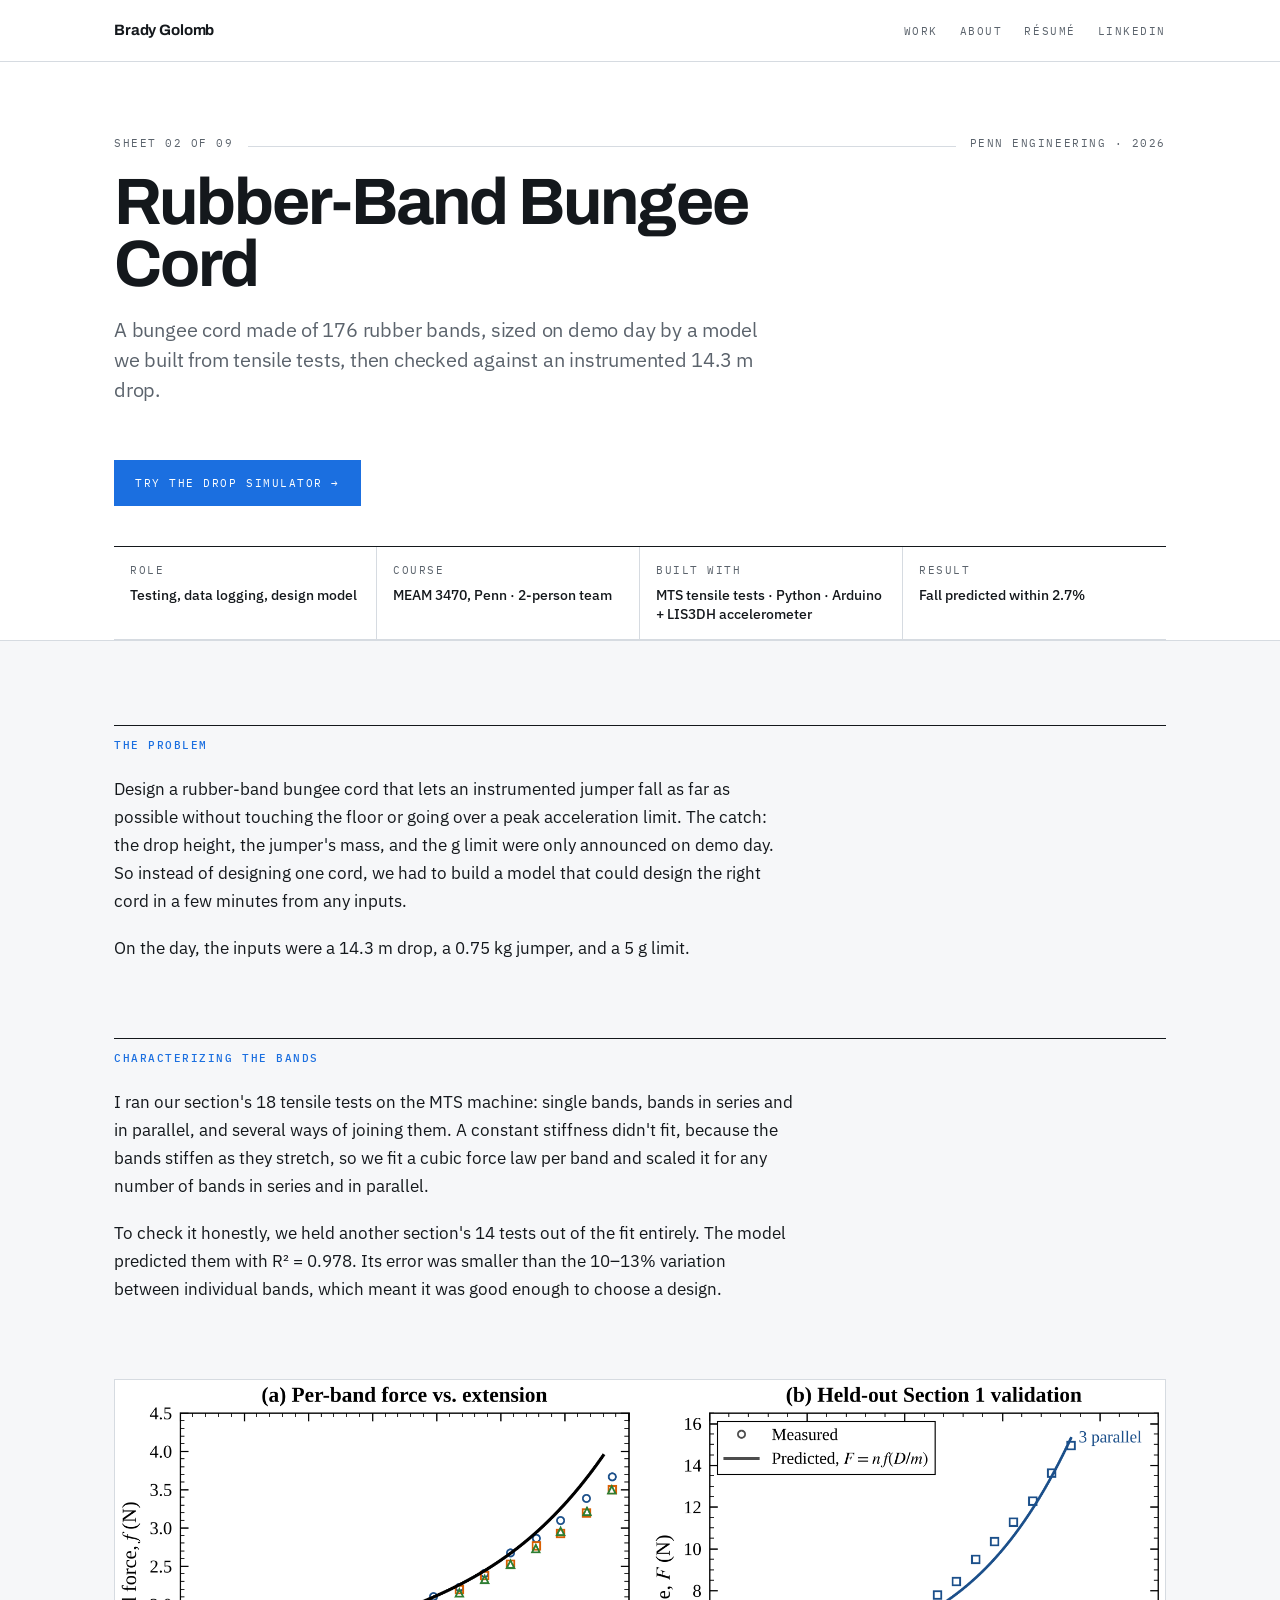
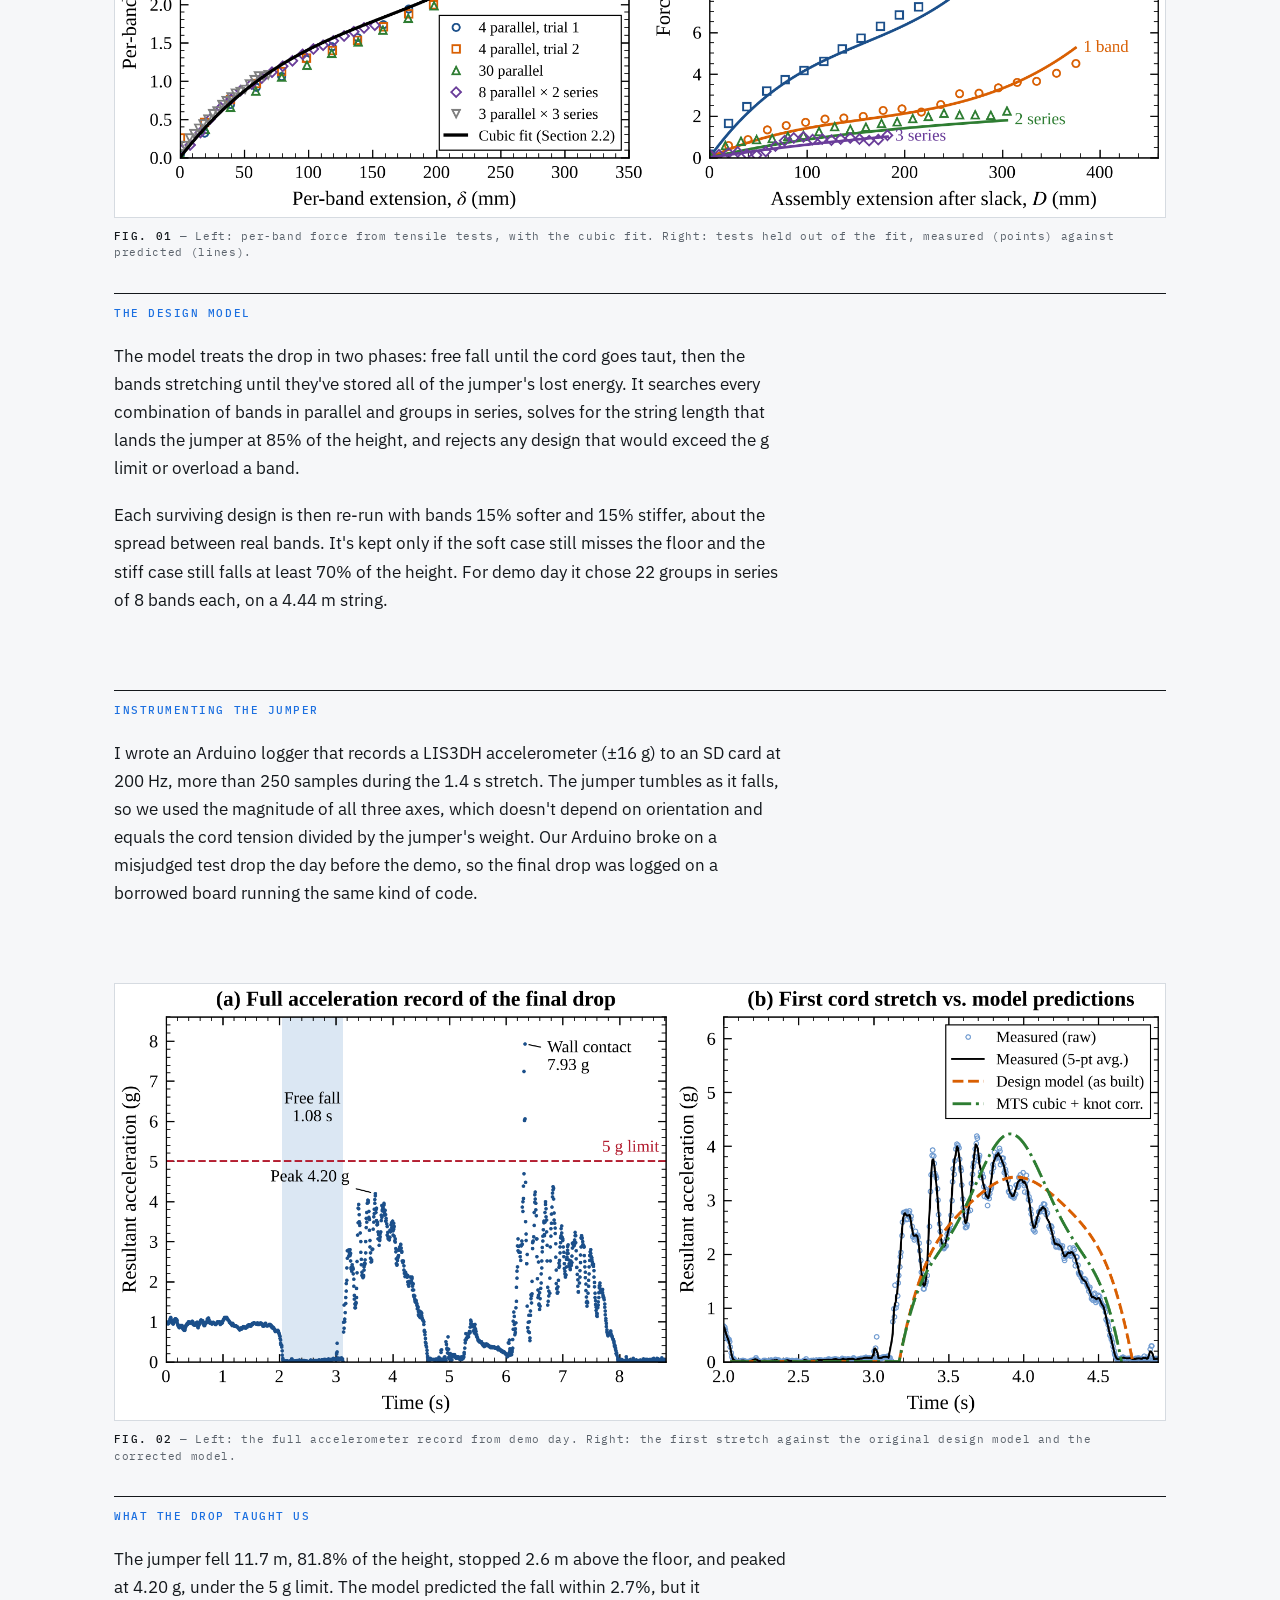
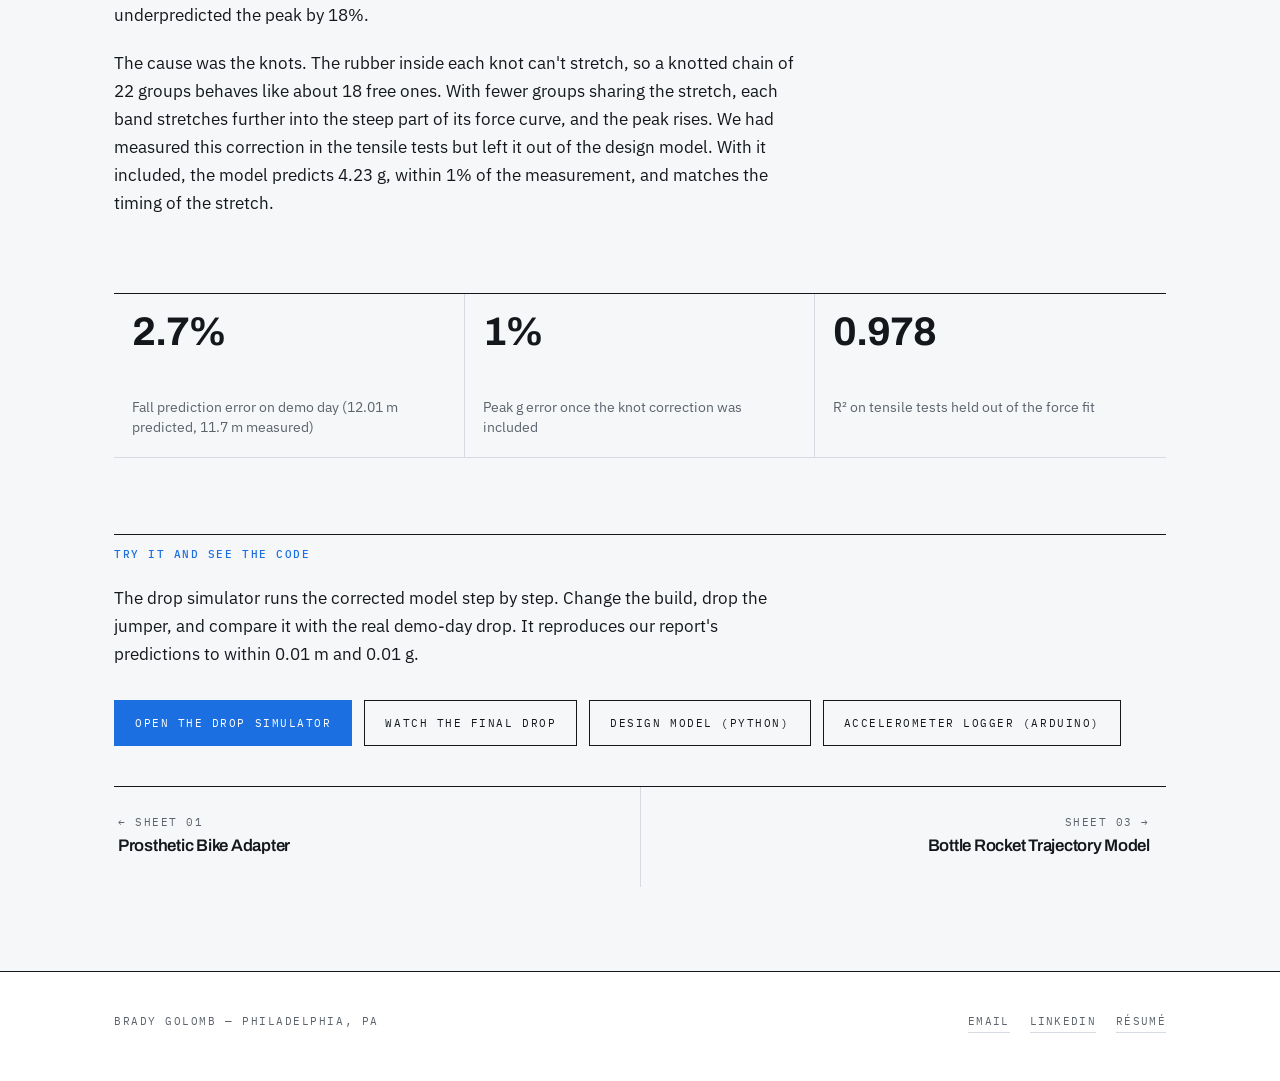
<file: bungee.html>
<!DOCTYPE html>
<html lang="en">
<head>
<meta charset="utf-8">
<meta name="viewport" content="width=device-width, initial-scale=1">
<title>Rubber-Band Bungee Cord — Brady Golomb</title>
<meta name="description" content="A 176-band bungee cord sized on demo day by a model built from tensile tests, checked against an instrumented 14.3 m drop. Fall predicted within 2.7%. Penn MEAM 3470, 2026.">
<link rel="preconnect" href="https://fonts.googleapis.com">
<link rel="preconnect" href="https://fonts.gstatic.com" crossorigin>
<link href="https://fonts.googleapis.com/css2?family=Archivo:wght@600;700&family=IBM+Plex+Mono:wght@400;500&family=IBM+Plex+Sans:wght@400;500;600&display=swap" rel="stylesheet">
<link rel="stylesheet" href="style.css">
</head>
<body>

<header class="masthead">
  <div class="wrap masthead-inner">
    <a class="masthead-name" href="index.html">Brady Golomb</a>
    <nav class="masthead-nav">
      <a href="index.html#work">Work</a>
      <a href="index.html#about">About</a>
      <a href="resume.pdf">Résumé</a>
      <a href="https://www.linkedin.com/in/bradygolomb">LinkedIn</a>
    </nav>
  </div>
</header>

<section class="sheet-head">
  <div class="wrap">
    <div class="sheet-eyebrow">
      <p class="label">Sheet 02 of 09</p>
      <span class="rule-fill"></span>
      <p class="label">Penn Engineering · 2026</p>
    </div>
    <h1 class="h-display sheet-title">Rubber-Band Bungee Cord</h1>
    <p class="sheet-standfirst">A bungee cord made of 176 rubber bands, sized on demo day by a model we built from tensile tests, then checked against an instrumented 14.3 m drop.</p>
    <div class="btn-row" style="margin-bottom:40px">
      <a class="btn btn-primary" href="bungee-sim.html">Try the drop simulator →</a>
    </div>
  </div>
  <div class="wrap">
    <div class="titleblock">
      <div class="tb-cell">
        <p class="label">Role</p>
        <p class="tb-val">Testing, data logging, design model</p>
      </div>
      <div class="tb-cell">
        <p class="label">Course</p>
        <p class="tb-val">MEAM 3470, Penn · 2-person team</p>
      </div>
      <div class="tb-cell">
        <p class="label">Built with</p>
        <p class="tb-val">MTS tensile tests · Python · Arduino + LIS3DH accelerometer</p>
      </div>
      <div class="tb-cell">
        <p class="label">Result</p>
        <p class="tb-val">Fall predicted within 2.7%</p>
      </div>
    </div>
  </div>
</section>

<section class="sheet-body">
  <div class="wrap">

    <div class="sheet-section prose">
      <h2>The problem</h2>
      <p>Design a rubber-band bungee cord that lets an instrumented jumper fall as far as possible without touching the floor or going over a peak acceleration limit. The catch: the drop height, the jumper's mass, and the g limit were only announced on demo day. So instead of designing one cord, we had to build a model that could design the right cord in a few minutes from any inputs.</p>
      <p>On the day, the inputs were a 14.3 m drop, a 0.75 kg jumper, and a 5 g limit.</p>
    </div>

    <div class="sheet-section prose">
      <h2>Characterizing the bands</h2>
      <p>I ran our section's 18 tensile tests on the MTS machine: single bands, bands in series and in parallel, and several ways of joining them. A constant stiffness didn't fit, because the bands stiffen as they stretch, so we fit a cubic force law per band and scaled it for any number of bands in series and in parallel.</p>
      <p>To check it honestly, we held another section's 14 tests out of the fit entirely. The model predicted them with R² = 0.978. Its error was smaller than the 10–13% variation between individual bands, which meant it was good enough to choose a design.</p>
    </div>

    <figure>
      <img src="bungee-01.png" alt="Left: per-band force versus extension for five tensile tests with the cubic fit. Right: four held-out tests compared with the model's predictions.">
      <figcaption><b>Fig. 01</b> — Left: per-band force from tensile tests, with the cubic fit. Right: tests held out of the fit, measured (points) against predicted (lines).</figcaption>
    </figure>

    <div class="sheet-section prose">
      <h2>The design model</h2>
      <p>The model treats the drop in two phases: free fall until the cord goes taut, then the bands stretching until they've stored all of the jumper's lost energy. It searches every combination of bands in parallel and groups in series, solves for the string length that lands the jumper at 85% of the height, and rejects any design that would exceed the g limit or overload a band.</p>
      <p>Each surviving design is then re-run with bands 15% softer and 15% stiffer, about the spread between real bands. It's kept only if the soft case still misses the floor and the stiff case still falls at least 70% of the height. For demo day it chose 22 groups in series of 8 bands each, on a 4.44 m string.</p>
    </div>

    <div class="sheet-section prose">
      <h2>Instrumenting the jumper</h2>
      <p>I wrote an Arduino logger that records a LIS3DH accelerometer (±16 g) to an SD card at 200 Hz, more than 250 samples during the 1.4 s stretch. The jumper tumbles as it falls, so we used the magnitude of all three axes, which doesn't depend on orientation and equals the cord tension divided by the jumper's weight. Our Arduino broke on a misjudged test drop the day before the demo, so the final drop was logged on a borrowed board running the same kind of code.</p>
    </div>

    <figure>
      <img src="bungee-02.png" alt="Left: full acceleration record of the final drop, showing 1.08 s of free fall and a 4.20 g peak under the 5 g limit. Right: the first cord stretch compared with two model predictions.">
      <figcaption><b>Fig. 02</b> — Left: the full accelerometer record from demo day. Right: the first stretch against the original design model and the corrected model.</figcaption>
    </figure>

    <div class="sheet-section prose">
      <h2>What the drop taught us</h2>
      <p>The jumper fell 11.7 m, 81.8% of the height, stopped 2.6 m above the floor, and peaked at 4.20 g, under the 5 g limit. The model predicted the fall within 2.7%, but it underpredicted the peak by 18%.</p>
      <p>The cause was the knots. The rubber inside each knot can't stretch, so a knotted chain of 22 groups behaves like about 18 free ones. With fewer groups sharing the stretch, each band stretches further into the steep part of its force curve, and the peak rises. We had measured this correction in the tensile tests but left it out of the design model. With it included, the model predicts 4.23 g, within 1% of the measurement, and matches the timing of the stretch.</p>
    </div>

    <div class="sheet-section prose">
      <div class="outcomes">
        <div class="outcome">
          <p class="outcome-fig">2.7%</p>
          <p class="outcome-txt">Fall prediction error on demo day (12.01 m predicted, 11.7 m measured)</p>
        </div>
        <div class="outcome">
          <p class="outcome-fig">1%</p>
          <p class="outcome-txt">Peak g error once the knot correction was included</p>
        </div>
        <div class="outcome">
          <p class="outcome-fig">0.978</p>
          <p class="outcome-txt">R² on tensile tests held out of the force fit</p>
        </div>
      </div>
    </div>

    <div class="sheet-section prose">
      <h2>Try it and see the code</h2>
      <p>The drop simulator runs the corrected model step by step. Change the build, drop the jumper, and compare it with the real demo-day drop. It reproduces our report's predictions to within 0.01 m and 0.01 g.</p>
      <div class="btn-row" style="margin-bottom:40px">
        <a class="btn btn-primary" href="bungee-sim.html">Open the drop simulator</a>
        <a class="btn" href="https://drive.google.com/file/d/1TclA0OI_Aalo8R5qSiHqeD0SOk2AcnPL/view?usp=sharing">Watch the final drop</a>
        <a class="btn" href="bungee_design_model.py">Design model (Python)</a>
        <a class="btn" href="bungee_accel_logger.ino">Accelerometer logger (Arduino)</a>
      </div>
    </div>

  </div>

  <div class="wrap">
    <nav class="sheet-nav">
      <a class="nav-prev" href="bike-adapter.html">
        <p class="label">← Sheet 01</p>
        <div class="nav-ttl">Prosthetic Bike Adapter</div>
      </a>
      <a class="nav-next" href="rocket.html">
        <p class="label">Sheet 03 →</p>
        <div class="nav-ttl">Bottle Rocket Trajectory Model</div>
      </a>
    </nav>
  </div>
</section>

<footer class="foot">
  <div class="wrap foot-inner">
    <p class="label">Brady Golomb — Philadelphia, PA</p>
    <div class="foot-links">
      <a href="mailto:bradyg@engineering.upenn.edu">Email</a>
      <a href="https://www.linkedin.com/in/bradygolomb">LinkedIn</a>
      <a href="resume.pdf">Résumé</a>
    </div>
  </div>
</footer>

</body>
</html>
</file>
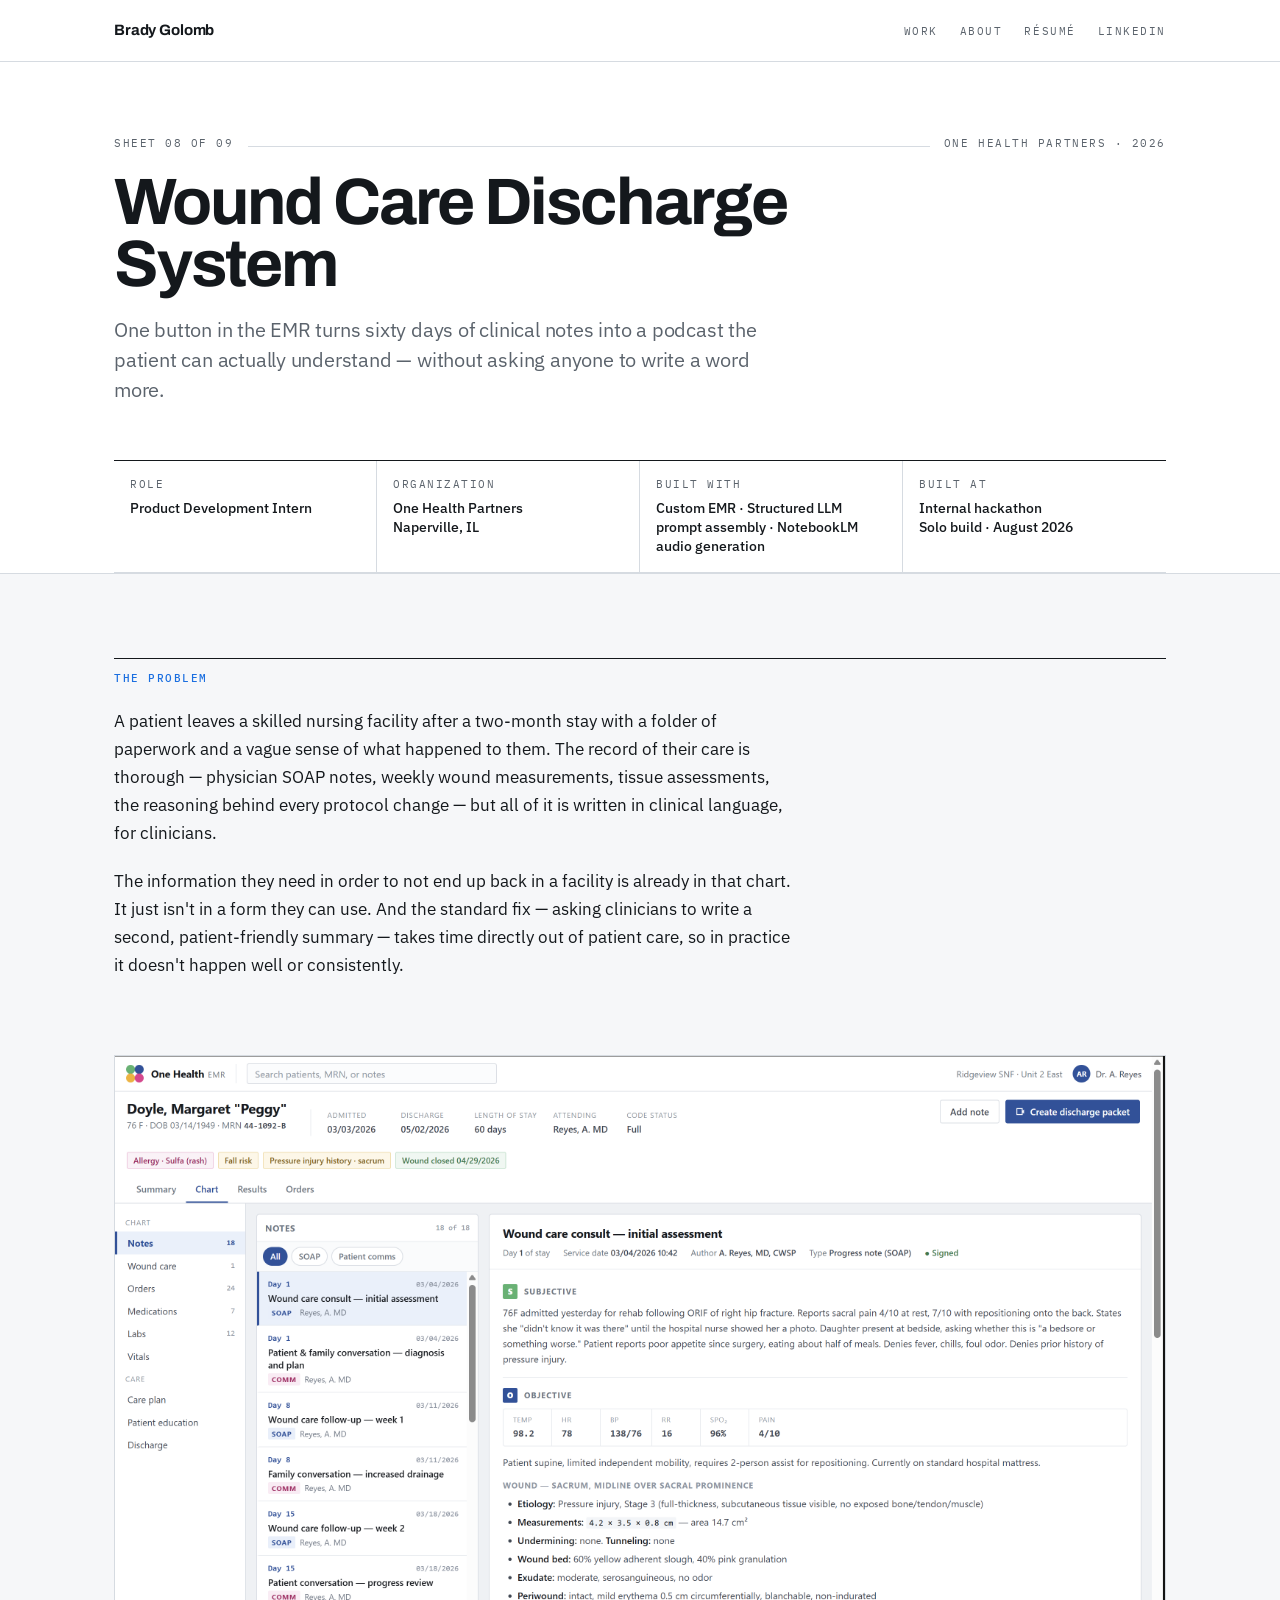
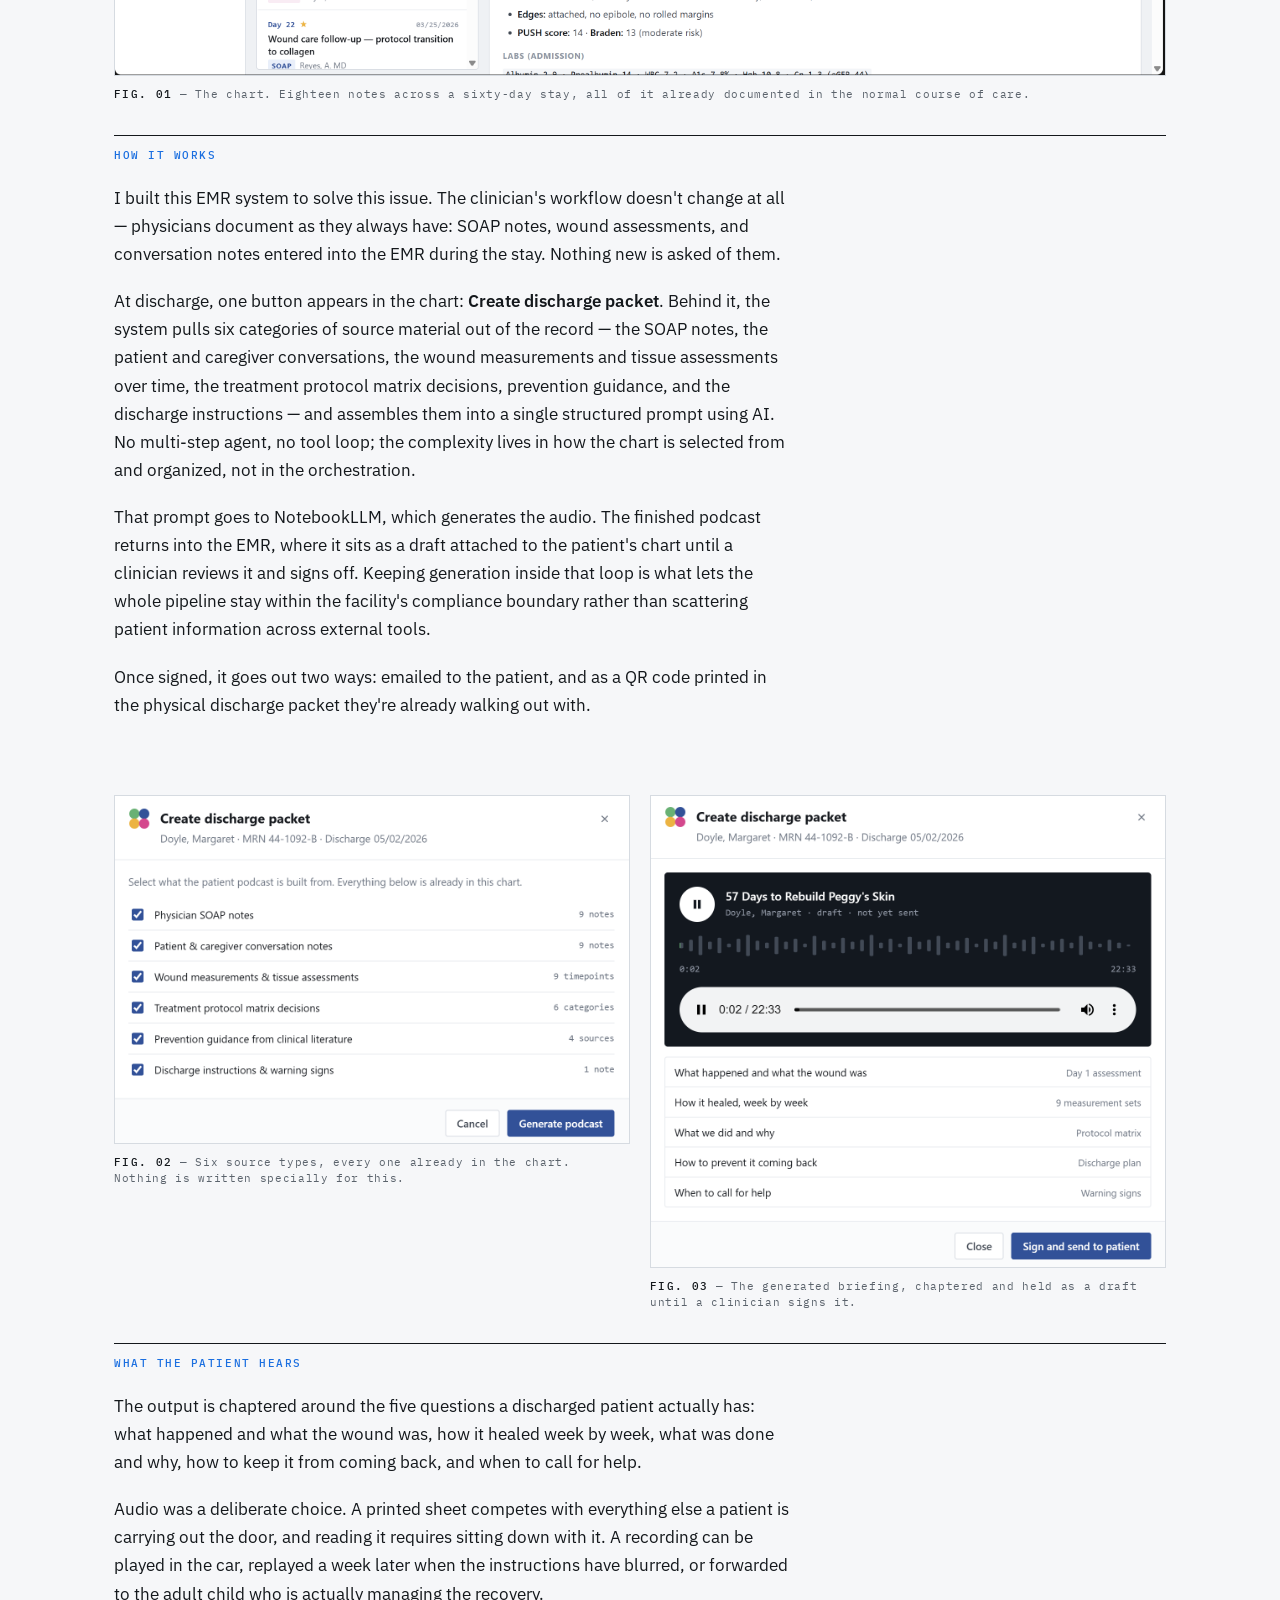
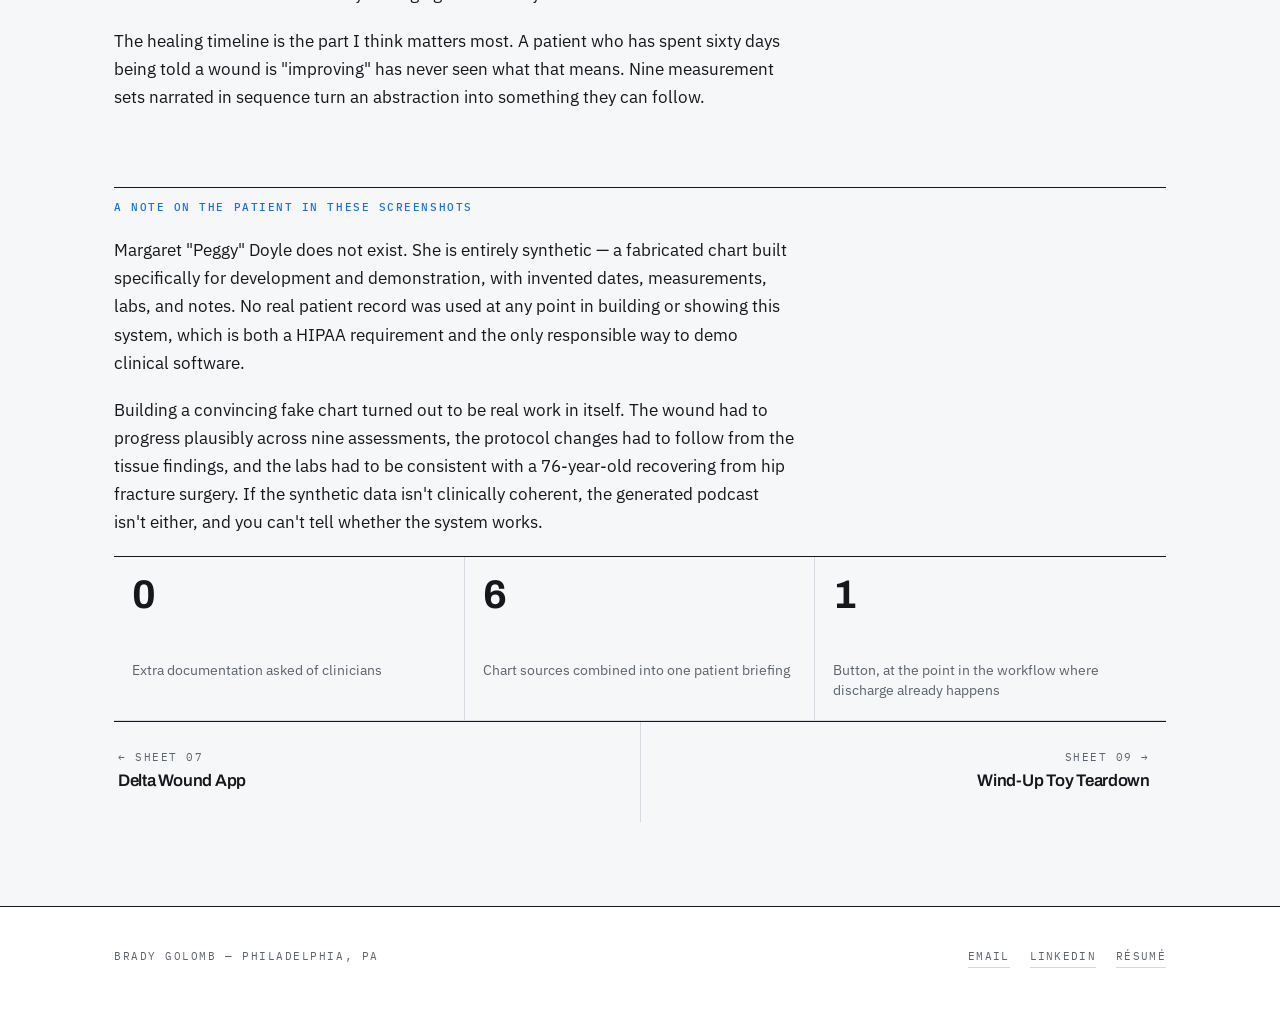
<file: emr-podcast.html>
<!DOCTYPE html>
<html lang="en">
<head>
<meta charset="utf-8">
<meta name="viewport" content="width=device-width, initial-scale=1">
<title>Wound Care Discharge System — Brady Golomb</title>
<meta name="description" content="An EMR feature that turns a patient's discharge chart into a plain-language audio briefing. Built at One Health Partners, 2026.">
<link rel="preconnect" href="https://fonts.googleapis.com">
<link rel="preconnect" href="https://fonts.gstatic.com" crossorigin>
<link href="https://fonts.googleapis.com/css2?family=Archivo:wght@600;700&family=IBM+Plex+Mono:wght@400;500&family=IBM+Plex+Sans:wght@400;500;600&display=swap" rel="stylesheet">
<link rel="stylesheet" href="style.css">
</head>
<body>

<header class="masthead">
  <div class="wrap masthead-inner">
    <a class="masthead-name" href="index.html">Brady Golomb</a>
    <nav class="masthead-nav">
      <a href="index.html#work">Work</a>
      <a href="index.html#about">About</a>
      <a href="resume.pdf">Résumé</a>
      <a href="https://www.linkedin.com/in/bradygolomb">LinkedIn</a>
    </nav>
  </div>
</header>

<section class="sheet-head">
  <div class="wrap">
    <div class="sheet-eyebrow">
      <p class="label">Sheet 08 of 09</p>
      <span class="rule-fill"></span>
      <p class="label">One Health Partners · 2026</p>
    </div>
    <h1 class="h-display sheet-title">Wound Care Discharge System</h1>
    <p class="sheet-standfirst">One button in the EMR turns sixty days of clinical notes into a podcast the patient can actually understand — without asking anyone to write a word more.</p>
  </div>
  <div class="wrap">
    <div class="titleblock">
      <div class="tb-cell">
        <p class="label">Role</p>
        <p class="tb-val">Product Development Intern</p>
      </div>
      <div class="tb-cell">
        <p class="label">Organization</p>
        <p class="tb-val">One Health Partners<br>Naperville, IL</p>
      </div>
      <div class="tb-cell">
        <p class="label">Built with</p>
        <p class="tb-val">Custom EMR · Structured LLM prompt assembly · NotebookLM audio generation</p>
      </div>
      <div class="tb-cell">
        <p class="label">Built at</p>
        <p class="tb-val">Internal hackathon<br>Solo build · August 2026</p>
      </div>
    </div>
  </div>
</section>

<section class="sheet-body">
  <div class="wrap">

    <div class="sheet-section prose">
      <h2>The problem</h2>
      <p>A patient leaves a skilled nursing facility after a two-month stay with a folder of paperwork and a vague sense of what happened to them. The record of their care is thorough — physician SOAP notes, weekly wound measurements, tissue assessments, the reasoning behind every protocol change — but all of it is written in clinical language, for clinicians.</p>
      <p>The information they need in order to not end up back in a facility is already in that chart. It just isn't in a form they can use. And the standard fix — asking clinicians to write a second, patient-friendly summary — takes time directly out of patient care, so in practice it doesn't happen well or consistently.</p>
    </div>

    <figure>
      <img src="images/emr-01.png" alt="The EMR chart view showing a patient's wound care notes across a sixty-day stay">
      <figcaption><b>Fig. 01</b> — The chart. Eighteen notes across a sixty-day stay, all of it already documented in the normal course of care.</figcaption>
    </figure>

    <div class="sheet-section prose">
      <h2>How it works</h2>
      <p>I built this EMR system to solve this issue. The clinician's workflow doesn't change at all — physicians document as they always have: SOAP notes, wound assessments, and conversation notes entered into the EMR during the stay. Nothing new is asked of them.</p>
      <p>At discharge, one button appears in the chart: <strong>Create discharge packet</strong>. Behind it, the system pulls six categories of source material out of the record — the SOAP notes, the patient and caregiver conversations, the wound measurements and tissue assessments over time, the treatment protocol matrix decisions, prevention guidance, and the discharge instructions — and assembles them into a single structured prompt using AI. No multi-step agent, no tool loop; the complexity lives in how the chart is selected from and organized, not in the orchestration.</p>
      <p>That prompt goes to NotebookLLM, which generates the audio. The finished podcast returns into the EMR, where it sits as a draft attached to the patient's chart until a clinician reviews it and signs off. Keeping generation inside that loop is what lets the whole pipeline stay within the facility's compliance boundary rather than scattering patient information across external tools.</p>
      <p>Once signed, it goes out two ways: emailed to the patient, and as a QR code printed in the physical discharge packet they're already walking out with.</p>
    </div>

    <div class="fig-grid">
      <figure>
        <img src="images/emr-02.png" alt="Source selection dialog listing the six chart sources the podcast is built from">
        <figcaption><b>Fig. 02</b> — Six source types, every one already in the chart. Nothing is written specially for this.</figcaption>
      </figure>
      <figure>
        <img src="images/emr-03.png" alt="The generated patient podcast, chaptered and awaiting clinician sign-off">
        <figcaption><b>Fig. 03</b> — The generated briefing, chaptered and held as a draft until a clinician signs it.</figcaption>
      </figure>
    </div>

    <div class="sheet-section prose">
      <h2>What the patient hears</h2>
      <p>The output is chaptered around the five questions a discharged patient actually has: what happened and what the wound was, how it healed week by week, what was done and why, how to keep it from coming back, and when to call for help.</p>
      <p>Audio was a deliberate choice. A printed sheet competes with everything else a patient is carrying out the door, and reading it requires sitting down with it. A recording can be played in the car, replayed a week later when the instructions have blurred, or forwarded to the adult child who is actually managing the recovery.</p>
      <p>The healing timeline is the part I think matters most. A patient who has spent sixty days being told a wound is "improving" has never seen what that means. Nine measurement sets narrated in sequence turn an abstraction into something they can follow.</p>
    </div>

    <div class="sheet-section prose">
      <h2>A note on the patient in these screenshots</h2>
      <p>Margaret "Peggy" Doyle does not exist. She is entirely synthetic — a fabricated chart built specifically for development and demonstration, with invented dates, measurements, labs, and notes. No real patient record was used at any point in building or showing this system, which is both a HIPAA requirement and the only responsible way to demo clinical software.</p>
      <p>Building a convincing fake chart turned out to be real work in itself. The wound had to progress plausibly across nine assessments, the protocol changes had to follow from the tissue findings, and the labs had to be consistent with a 76-year-old recovering from hip fracture surgery. If the synthetic data isn't clinically coherent, the generated podcast isn't either, and you can't tell whether the system works.</p>

      <div class="outcomes">
        <div class="outcome">
          <p class="outcome-fig">0</p>
          <p class="outcome-txt">Extra documentation asked of clinicians</p>
        </div>
        <div class="outcome">
          <p class="outcome-fig">6</p>
          <p class="outcome-txt">Chart sources combined into one patient briefing</p>
        </div>
        <div class="outcome">
          <p class="outcome-fig">1</p>
          <p class="outcome-txt">Button, at the point in the workflow where discharge already happens</p>
        </div>
      </div>
    </div>

  </div>

  <div class="wrap">
    <nav class="sheet-nav">
      <a class="nav-prev" href="wound-care-app.html">
        <p class="label">← Sheet 07</p>
        <div class="nav-ttl">Delta Wound App</div>
      </a>
      <a class="nav-next" href="wind-up-toy.html">
        <p class="label">Sheet 09 →</p>
        <div class="nav-ttl">Wind-Up Toy Teardown</div>
      </a>
    </nav>
  </div>
</section>

<footer class="foot">
  <div class="wrap foot-inner">
    <p class="label">Brady Golomb — Philadelphia, PA</p>
    <div class="foot-links">
      <a href="mailto:bradyg@engineering.upenn.edu">Email</a>
      <a href="https://www.linkedin.com/in/bradygolomb">LinkedIn</a>
      <a href="resume.pdf">Résumé</a>
    </div>
  </div>
</footer>

</body>
</html>
</file>
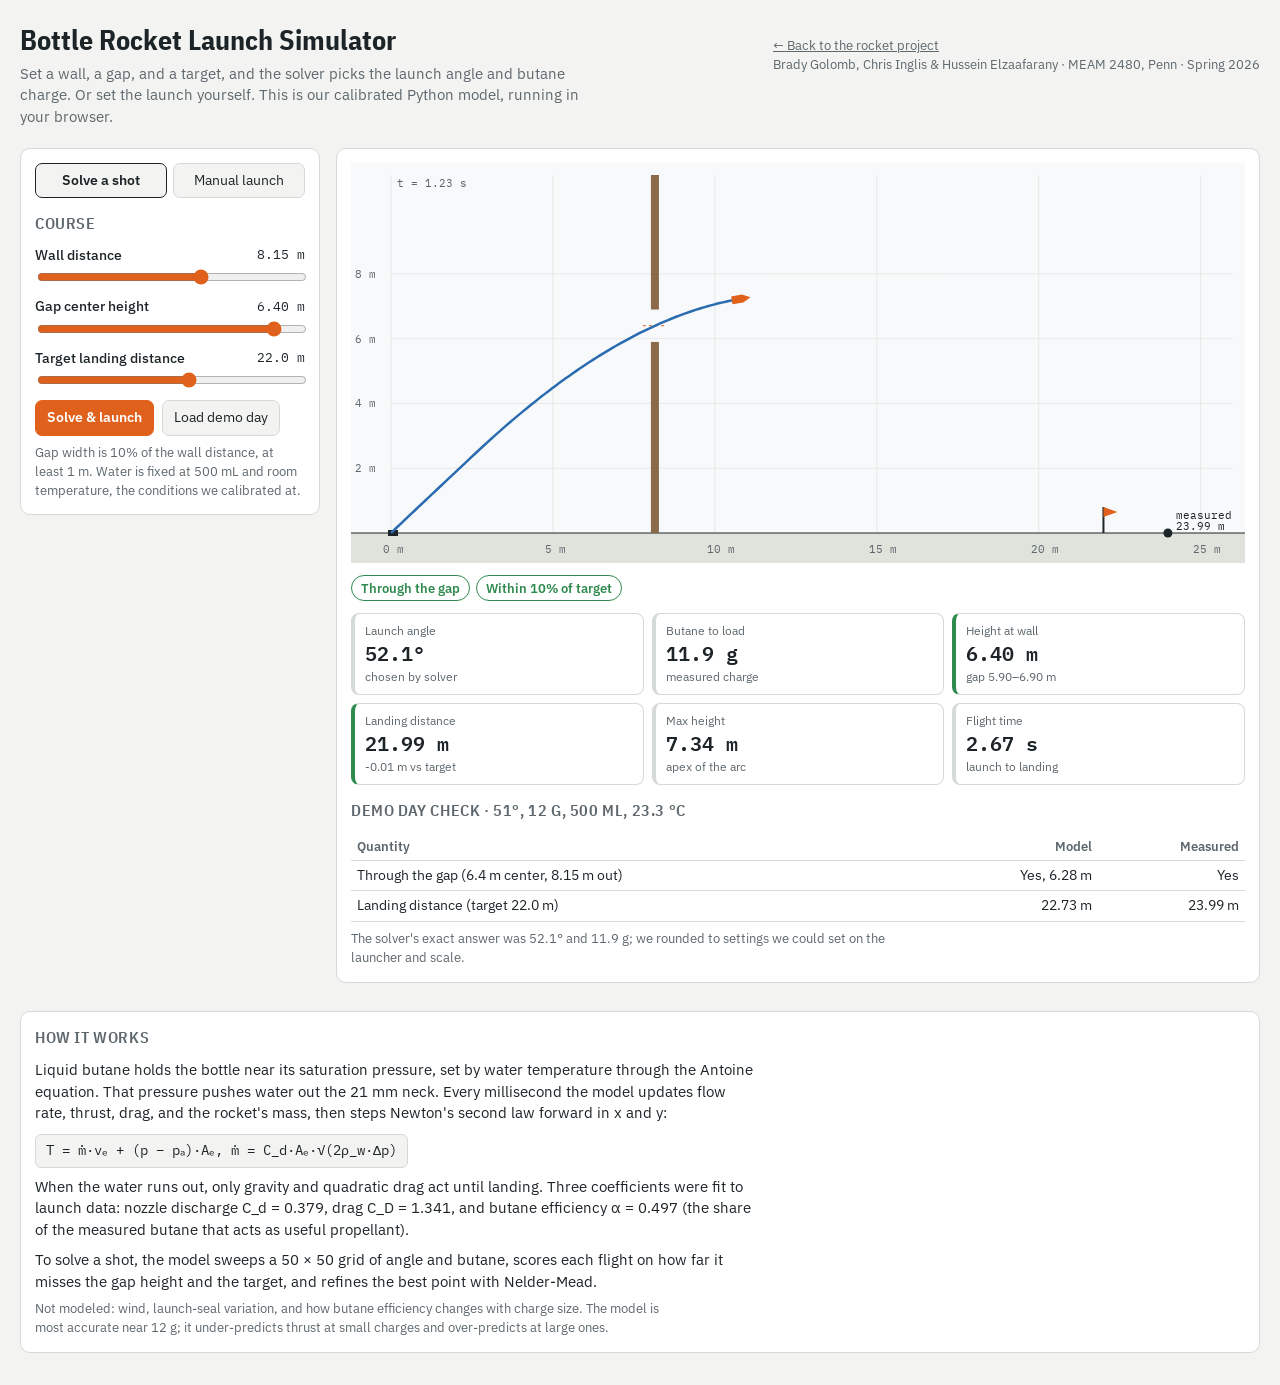
<file: rocket-sim.html>
<!DOCTYPE html>
<html lang="en">
<head>
<meta charset="utf-8">
<meta name="viewport" content="width=device-width, initial-scale=1">
<title>Bottle Rocket Launch Simulator</title>
<link rel="preconnect" href="https://fonts.googleapis.com">
<link rel="preconnect" href="https://fonts.gstatic.com" crossorigin>
<link href="https://fonts.googleapis.com/css2?family=IBM+Plex+Mono:wght@400;500;600&family=IBM+Plex+Sans+Condensed:wght@500;600;700&family=IBM+Plex+Sans:wght@400;500;600&display=swap" rel="stylesheet">
<style>
/* Same lab-bench look as the bungee simulator: controls on the left, the range in the middle, readouts below. */
:root {
  --paper: #f3f4f1; --panel: #ffffff; --ink: #1d2428; --muted: #5d676d; --rule: #d6dad6;
  --accent: #e0611c; --path: #2b6cb0; --wall: #8a6a4a; --ground: #dfe3dc; --sky: #f7f9fb;
  --good: #2f8a4f; --warn: #b7791f; --bad: #c2362d; --grid: #e7e9e5;
  --font-display: "IBM Plex Sans Condensed", "Arial Narrow", sans-serif;
  --font-body: "IBM Plex Sans", system-ui, sans-serif;
  --font-mono: "IBM Plex Mono", ui-monospace, monospace;
  color-scheme: light;
}
@media (prefers-color-scheme: dark) {
  :root:not([data-theme="light"]) {
    --paper: #15191b; --panel: #1d2326; --ink: #e8ebe8; --muted: #9aa4a8; --rule: #2f3739;
    --accent: #f07a35; --path: #6aa6e8; --wall: #a8835c; --ground: #2a3133; --sky: #192023;
    --good: #4fb06e; --warn: #d9a03f; --bad: #e5584e; --grid: #252c2f; color-scheme: dark;
  }
}
* { box-sizing: border-box; }
html, body { margin: 0; }
body { background: var(--paper); color: var(--ink); font-family: var(--font-body); font-size: 15px; line-height: 1.45; }
header { padding: 20px 20px 8px; max-width: 1280px; margin: 0 auto; display: flex; flex-wrap: wrap; gap: 8px 24px; align-items: baseline; justify-content: space-between; }
h1 { font-family: var(--font-display); font-weight: 700; font-size: 28px; margin: 0; }
.sub { color: var(--muted); margin: 2px 0 0; max-width: 64ch; }
.credit { color: var(--muted); font-size: 13px; }
.credit a { color: inherit; }
main { max-width: 1280px; margin: 0 auto; padding: 12px 20px 28px; display: grid; grid-template-columns: 300px 1fr; gap: 16px; align-items: start; }
.card { background: var(--panel); border: 1px solid var(--rule); border-radius: 10px; padding: 14px; }
h2 { font-family: var(--font-display); font-size: 16px; font-weight: 600; text-transform: uppercase; letter-spacing: 0.6px; margin: 0 0 10px; color: var(--muted); }
.tabs { display: grid; grid-template-columns: 1fr 1fr; gap: 6px; margin-bottom: 14px; }
.ctrl { display: grid; grid-template-columns: 1fr auto; gap: 2px 8px; align-items: center; margin-bottom: 10px; }
.ctrl label { font-size: 13.5px; font-weight: 500; }
.ctrl output { font-family: var(--font-mono); font-size: 13px; font-variant-numeric: tabular-nums; }
.ctrl input[type=range] { grid-column: 1 / -1; width: 100%; accent-color: var(--accent); }
.row { display: flex; flex-wrap: wrap; gap: 8px; }
button { font: inherit; font-size: 13.5px; color: var(--ink); background: var(--paper); border: 1px solid var(--rule); border-radius: 7px; padding: 7px 11px; cursor: pointer; }
button.primary { background: var(--accent); border-color: var(--accent); color: #fff; font-weight: 600; }
button.on { border-color: var(--ink); font-weight: 600; }
button:disabled { opacity: .6; cursor: wait; }
button:focus-visible, input:focus-visible { outline: 2px solid var(--accent); outline-offset: 2px; }
.note { font-size: 13px; color: var(--muted); margin: 8px 0 0; max-width: 70ch; }
#range { width: 100%; height: 400px; display: block; }
.status { display: flex; flex-wrap: wrap; gap: 6px; margin: 12px 0; }
.pill { font-size: 12.5px; font-weight: 600; padding: 3px 9px; border-radius: 999px; border: 1px solid; }
.pill.good { color: var(--good); border-color: var(--good); } .pill.warn { color: var(--warn); border-color: var(--warn); } .pill.bad { color: var(--bad); border-color: var(--bad); }
.tiles { display: grid; grid-template-columns: repeat(3, minmax(0, 1fr)); gap: 8px; margin-bottom: 14px; }
.tile { border: 1px solid var(--rule); border-left: 4px solid var(--good); border-radius: 8px; padding: 8px 10px; }
.tile.warn { border-left-color: var(--warn); } .tile.bad { border-left-color: var(--bad); } .tile.plain { border-left-color: var(--rule); }
.tile .k { font-size: 12px; color: var(--muted); }
.tile .v { font-family: var(--font-mono); font-size: 20px; font-weight: 600; font-variant-numeric: tabular-nums; }
.tile .s { font-size: 12px; color: var(--muted); font-variant-numeric: tabular-nums; }
table { width: 100%; border-collapse: collapse; font-size: 13.5px; font-variant-numeric: tabular-nums; }
th, td { text-align: right; padding: 5px 6px; border-bottom: 1px solid var(--rule); }
th:first-child, td:first-child { text-align: left; }
th { font-weight: 600; color: var(--muted); font-size: 12.5px; }
.how { max-width: 1280px; margin: 0 auto; padding: 0 20px 32px; }
.how .card p { margin: 0 0 8px; max-width: 80ch; }
.eq { font-family: var(--font-mono); font-size: 13.5px; background: var(--paper); border: 1px solid var(--rule); border-radius: 6px; padding: 6px 10px; display: inline-block; margin: 2px 0 8px; }
@media (max-width: 900px) { main { grid-template-columns: 1fr; } #range { height: 300px; } }
@media (max-width: 560px) { .tiles { grid-template-columns: repeat(2, minmax(0, 1fr)); } #range { height: 240px; } }
</style>
</head>
<body>
<header>
  <div>
    <h1>Bottle Rocket Launch Simulator</h1>
    <p class="sub">Set a wall, a gap, and a target, and the solver picks the launch angle and butane charge. Or set the launch yourself. This is our calibrated Python model, running in your browser.</p>
  </div>
  <div class="credit"><a href="rocket.html">← Back to the rocket project</a><br>Brady Golomb, Chris Inglis &amp; Hussein Elzaafarany · MEAM 2480, Penn · Spring 2026</div>
</header>

<main>
  <section class="card" aria-label="Launch controls">
    <div class="tabs">
      <button class="on" id="tabSolve" type="button">Solve a shot</button>
      <button id="tabManual" type="button">Manual launch</button>
    </div>

    <div id="solvePanel">
      <h2>Course</h2>
      <div class="ctrl"><label for="wall">Wall distance</label><output id="wallout"></output><input id="wall" type="range" min="2" max="12" step="0.05" value="8.15"></div>
      <div class="ctrl"><label for="gap">Gap center height</label><output id="gapout"></output><input id="gap" type="range" min="1" max="7" step="0.05" value="6.4"></div>
      <div class="ctrl"><label for="target">Target landing distance</label><output id="targetout"></output><input id="target" type="range" min="5" max="35" step="0.5" value="22"></div>
      <div class="row">
        <button class="primary" id="solveBtn" type="button">Solve &amp; launch</button>
        <button id="demoBtn" type="button">Load demo day</button>
      </div>
      <p class="note">Gap width is 10% of the wall distance, at least 1 m. Water is fixed at 500 mL and room temperature, the conditions we calibrated at.</p>
    </div>

    <div id="manualPanel" hidden>
      <h2>Launch</h2>
      <div class="ctrl"><label for="angle">Launch angle</label><output id="angleout"></output><input id="angle" type="range" min="10" max="80" step="0.5" value="51"></div>
      <div class="ctrl"><label for="butane">Butane charge</label><output id="butaneout"></output><input id="butane" type="range" min="9" max="25" step="0.5" value="12"></div>
      <div class="ctrl"><label for="vol">Water volume</label><output id="volout"></output><input id="vol" type="range" min="250" max="1000" step="25" value="500"></div>
      <div class="ctrl"><label for="temp">Water temperature</label><output id="tempout"></output><input id="temp" type="range" min="15" max="30" step="0.1" value="23.3"></div>
      <div class="row"><button class="primary" id="launchBtn" type="button">Launch</button></div>
      <p class="note">The wall and target stay where the Solve tab left them. Butane is limited to 9–25 g, where the calibration holds best.</p>
    </div>
  </section>

  <section class="card" aria-label="Range and results">
    <canvas id="range" role="img" aria-label="Side view of the launch: launcher, wall with gap, target flag, and the rocket's trajectory"></canvas>
    <div class="status" id="status"></div>
    <div class="tiles" id="tiles"></div>
    <h2>Demo day check · 51°, 12 g, 500 mL, 23.3 °C</h2>
    <table>
      <thead><tr><th>Quantity</th><th>Model</th><th>Measured</th></tr></thead>
      <tbody>
        <tr><td>Through the gap (6.4 m center, 8.15 m out)</td><td>Yes, 6.28 m</td><td>Yes</td></tr>
        <tr><td>Landing distance (target 22.0 m)</td><td>22.73 m</td><td>23.99 m</td></tr>
      </tbody>
    </table>
    <p class="note">The solver's exact answer was 52.1° and 11.9 g; we rounded to settings we could set on the launcher and scale.</p>
  </section>
</main>

<section class="how" aria-label="How the simulation works">
  <div class="card">
    <h2>How it works</h2>
    <p>Liquid butane holds the bottle near its saturation pressure, set by water temperature through the Antoine equation. That pressure pushes water out the 21 mm neck. Every millisecond the model updates flow rate, thrust, drag, and the rocket's mass, then steps Newton's second law forward in x and y:</p>
    <div class="eq">T = ṁ·vₑ + (p − pₐ)·Aₑ,   ṁ = C_d·Aₑ·√(2ρ_w·Δp)</div>
    <p>When the water runs out, only gravity and quadratic drag act until landing. Three coefficients were fit to launch data: nozzle discharge C_d = 0.379, drag C_D = 1.341, and butane efficiency α = 0.497 (the share of the measured butane that acts as useful propellant).</p>
    <p>To solve a shot, the model sweeps a 50 × 50 grid of angle and butane, scores each flight on how far it misses the gap height and the target, and refines the best point with Nelder-Mead.</p>
    <p class="note" style="margin:0">Not modeled: wind, launch-seal variation, and how butane efficiency changes with charge size. The model is most accurate near 12 g; it under-predicts thrust at small charges and over-predicts at large ones.</p>
  </div>
</section>

<script>
// Port of Brady's MEAM 2480 Lab 4 rocket model (Python) to JavaScript.
// Physics, constants, calibration values and solver logic mirror the notebook.
const RocketModel = (() => {
  const G = 9.81, RHO_AIR = 1.20, RHO_W = 1000.0, R_GAS = 8.314, M_BUT = 0.05812, P_ATM = 101325.0;
  const V_BOTTLE = 2.0e-3, R_BOTTLE = 0.055, A_BODY = Math.PI * R_BOTTLE ** 2;
  const VOL_ML = 500.0, T_WATER = 22.3, M_DRY = 0.298;
  const D_NOZ = 0.0210, R_NOZ = D_NOZ / 2, A_NOZ = Math.PI * R_NOZ ** 2;
  const CD_NOZ = 0.3792, CD_AERO = 1.3406;
  const ALPHA = 0.49654; // calibrated from the six Lab 4 butane trials

  const butaneSatPressure = (T_K) => {
    const A = 4.35576, B = 1175.581, C = -2.071;
    return Math.pow(10, A - B / (T_K + C)) * 1e5;
  };
  const saturatedGasMass = (p, V, T_K) => p * V * M_BUT / (R_GAS * T_K);

  function simulate(angleDeg, mButane, volML = VOL_ML, TwaterC = T_WATER, opts = {}) {
    const cdNoz = opts.cdNoz ?? CD_NOZ, cdAero = opts.cdAero ?? CD_AERO, mDry = opts.mDry ?? M_DRY;
    const dt = opts.dt ?? 0.001, maxSteps = 1200000;
    const theta = angleDeg * Math.PI / 180, T_K = TwaterC + 273.15, pSat = butaneSatPressure(T_K);
    let mW = volML * 1e-6 * RHO_W;
    let Vg = V_BOTTLE - mW / RHO_W;
    const mgSat = saturatedGasMass(pSat, Vg, T_K);
    let mg = Math.min(mButane, mgSat);
    let mbLiq = Math.max(mButane - mg, 0);
    let x = 0, y = 0, vx = 0, vy = 0, t = 0, maxY = 0, burnoutT = 0, burnoutV = 0;
    let phase = "thrust";
    const trajX = [0], trajY = [0], trajT = [0];

    for (let step = 0; step < maxSteps; step++) {
      t += dt;
      let ax, ay;
      if (phase === "thrust") {
        Vg = Math.max(V_BOTTLE - mW / RHO_W, 1e-12);
        if (mbLiq > 0) {
          let dm = Math.max(saturatedGasMass(pSat, Vg, T_K) - mg, 0);
          dm = Math.min(dm, mbLiq);
          mg += dm; mbLiq -= dm;
        }
        const p = mg * R_GAS * T_K / (M_BUT * Vg);
        if (p <= P_ATM || mW <= 1e-6) {
          phase = "ballistic"; burnoutT = t; burnoutV = Math.hypot(vx, vy);
          continue;
        }
        const dp = p - P_ATM;
        const mdot = cdNoz * A_NOZ * Math.sqrt(2 * RHO_W * dp);
        const ve = Math.sqrt(2 * dp / RHO_W);
        const thrust = mdot * ve + dp * A_NOZ;
        const mTot = mDry + mW + mg + mbLiq;
        const v = Math.hypot(vx, vy);
        let fdx = 0, fdy = 0;
        if (v > 1e-9) { const Fd = 0.5 * RHO_AIR * cdAero * A_BODY * v * v; fdx = -Fd * vx / v; fdy = -Fd * vy / v; }
        ax = (thrust * Math.cos(theta) + fdx) / mTot;
        ay = (thrust * Math.sin(theta) + fdy) / mTot - G;
        vx += ax * dt; vy += ay * dt; x += vx * dt; y += vy * dt;
        mW = Math.max(mW - mdot * dt, 0);
      } else {
        const mTot = mDry + mg + mbLiq;
        const v = Math.hypot(vx, vy);
        let fdx = 0, fdy = 0;
        if (v > 1e-9) { const Fd = 0.5 * RHO_AIR * cdAero * A_BODY * v * v; fdx = -Fd * vx / v; fdy = -Fd * vy / v; }
        ax = fdx / mTot; ay = fdy / mTot - G;
        vx += ax * dt; vy += ay * dt; x += vx * dt; y += vy * dt;
      }
      maxY = Math.max(maxY, y);
      if (step % 10 === 0) { trajX.push(x); trajY.push(Math.max(y, 0)); trajT.push(t); }
      if (y < 0 && phase === "ballistic" && t > 0.05) break;
    }
    trajX.push(Math.max(x, 0)); trajY.push(0); trajT.push(t);
    return { range: Math.max(x, 0), tof: t, maxHeight: maxY, burnoutT, burnoutV, trajX, trajY, trajT };
  }

  function heightAtX(xs, ys, xq) {
    if (xq <= xs[0]) return ys[0];
    if (xq >= xs[xs.length - 1]) return ys[ys.length - 1];
    for (let i = 1; i < xs.length; i++) {
      if (xs[i] >= xq) {
        const x0 = xs[i - 1], x1 = xs[i];
        if (x1 === x0) return ys[i];
        return ys[i - 1] + (ys[i] - ys[i - 1]) * (xq - x0) / (x1 - x0);
      }
    }
    return ys[ys.length - 1];
  }

  // Nelder-Mead matching scipy defaults for 2 variables (adaptive coefficients equal standard ones for n=2).
  function nelderMead(f, x0, { xatol = 0.02, fatol = 1e-7, maxiter = 2000 } = {}) {
    const n = x0.length, rho = 1, chi = 2, psi = 0.5, sigma = 0.5;
    let sim = [x0.slice()];
    for (let k = 0; k < n; k++) { const y = x0.slice(); y[k] = y[k] !== 0 ? 1.05 * y[k] : 0.00025; sim.push(y); }
    let fs = sim.map(f);
    for (let it = 0; it < maxiter; it++) {
      const ord = fs.map((v, i) => i).sort((a, b) => fs[a] - fs[b]);
      sim = ord.map(i => sim[i]); fs = ord.map(i => fs[i]);
      const xSpread = Math.max(...sim.slice(1).map(p => Math.max(...p.map((v, j) => Math.abs(v - sim[0][j])))));
      const fSpread = Math.max(...fs.slice(1).map(v => Math.abs(v - fs[0])));
      if (xSpread <= xatol && fSpread <= fatol) break;
      const xbar = sim[0].map((_, j) => sim.slice(0, n).reduce((s, p) => s + p[j], 0) / n);
      const xr = xbar.map((v, j) => (1 + rho) * v - rho * sim[n][j]); const fr = f(xr);
      let shrink = false;
      if (fr < fs[0]) {
        const xe = xbar.map((v, j) => (1 + rho * chi) * v - rho * chi * sim[n][j]); const fe = f(xe);
        if (fe < fr) { sim[n] = xe; fs[n] = fe; } else { sim[n] = xr; fs[n] = fr; }
      } else if (fr < fs[n - 1]) { sim[n] = xr; fs[n] = fr; }
      else if (fr < fs[n]) {
        const xc = xbar.map((v, j) => (1 + psi * rho) * v - psi * rho * sim[n][j]); const fc = f(xc);
        if (fc <= fr) { sim[n] = xc; fs[n] = fc; } else shrink = true;
      } else {
        const xcc = xbar.map((v, j) => (1 - psi) * v + psi * sim[n][j]); const fcc = f(xcc);
        if (fcc < fs[n]) { sim[n] = xcc; fs[n] = fcc; } else shrink = true;
      }
      if (shrink) for (let i = 1; i <= n; i++) { sim[i] = sim[i].map((v, j) => sim[0][j] + sigma * (v - sim[0][j])); fs[i] = f(sim[i]); }
    }
    const best = fs.indexOf(Math.min(...fs));
    return sim[best];
  }

  function solve(xHole, yHole, xFinal, { angleBounds = [10, 80], butaneBounds = [1, 50], volML = VOL_ML, TwaterC = T_WATER } = {}) {
    const cost = ([angle, b]) => {
      if (angle < angleBounds[0] || angle > angleBounds[1]) return 1e9;
      if (b < butaneBounds[0] || b > butaneBounds[1]) return 1e9;
      const r = simulate(angle, ALPHA * b * 1e-3, volML, TwaterC);
      const h = heightAtX(r.trajX, r.trajY, xHole);
      const re = (r.range - xFinal) / Math.max(xFinal, 1), he = (h - yHole) / Math.max(yHole, 0.25);
      return re * re + he * he;
    };
    let best = [Infinity, 0, 0];
    for (let i = 0; i < 50; i++) for (let j = 0; j < 50; j++) {
      const a = angleBounds[0] + (angleBounds[1] - angleBounds[0]) * i / 49;
      const b = butaneBounds[0] + (butaneBounds[1] - butaneBounds[0]) * j / 49;
      const c = cost([a, b]); if (c < best[0]) best = [c, a, b];
    }
    let [angle, butane] = nelderMead(cost, [best[1], best[2]]);
    angle = Math.min(Math.max(angle, angleBounds[0]), angleBounds[1]);
    butane = Math.min(Math.max(butane, butaneBounds[0]), butaneBounds[1]);
    const fin = simulate(angle, ALPHA * butane * 1e-3, volML, TwaterC);
    return { angle, butane, cost: cost([angle, butane]), heightAtHole: heightAtX(fin.trajX, fin.trajY, xHole), ...fin };
  }

  return { simulate, solve, heightAtX, ALPHA, CD_NOZ, CD_AERO, M_DRY };
})();


</script>
<script>
(() => {
  const $ = id => document.getElementById(id);
  const DEMO = { wall: 8.15, gap: 6.4, target: 22, actual: 23.99 };
  const fmt = { wall: v => v.toFixed(2) + ' m', gap: v => v.toFixed(2) + ' m', target: v => v.toFixed(1) + ' m',
    angle: v => v.toFixed(1) + '°', butane: v => v.toFixed(1) + ' g', vol: v => v.toFixed(0) + ' mL', temp: v => v.toFixed(1) + ' °C' };
  Object.keys(fmt).forEach(k => { const upd = () => $(k + 'out').textContent = fmt[k](parseFloat($(k).value)); $(k).addEventListener('input', upd); upd(); });

  const css = n => getComputedStyle(document.documentElement).getPropertyValue(n).trim();
  const course = () => ({ wall: +$('wall').value, gap: +$('gap').value, target: +$('target').value });
  const gapWidth = w => Math.max(0.1 * w, 1.0);
  const isDemo = c => Math.abs(c.wall - DEMO.wall) < 1e-6 && Math.abs(c.gap - DEMO.gap) < 1e-6 && Math.abs(c.target - DEMO.target) < 1e-6;
  let flight = null, shown = null, anim = 0;

  function fit(c) {
    const r = c.getBoundingClientRect(), d = window.devicePixelRatio || 1;
    c.width = Math.round(r.width * d); c.height = Math.round(r.height * d);
    const ctx = c.getContext('2d'); ctx.setTransform(d, 0, 0, d, 0, 0); return { ctx, w: r.width, h: r.height };
  }

  function draw(upto) {
    const { ctx, w, h } = fit($('range')), c = course(), f = shown;
    const xmax = Math.max(c.target + 4, c.wall + 4, f ? f.full.range + 2 : 0, 12);
    const ymax = Math.max(c.gap + gapWidth(c.wall), f ? f.full.maxHeight : 0, 6) * 1.15;
    const L = 40, R = 12, T = 12, B = 30;
    const k = Math.min((w - L - R) / xmax, (h - T - B) / ymax);
    const X = x => L + x * k, Y = y => h - B - y * k;
    ctx.clearRect(0, 0, w, h);
    ctx.fillStyle = css('--sky'); ctx.fillRect(0, 0, w, h);
    ctx.font = '11px "IBM Plex Mono", monospace'; ctx.lineWidth = 1;
    const step = xmax > 25 ? 5 : 2;
    ctx.strokeStyle = css('--grid'); ctx.fillStyle = css('--muted');
    for (let x = 0; x <= xmax; x += step) { ctx.beginPath(); ctx.moveTo(X(x), Y(0)); ctx.lineTo(X(x), T); ctx.stroke(); }
    for (let y = 2; y <= ymax; y += 2) { ctx.beginPath(); ctx.moveTo(X(0), Y(y)); ctx.lineTo(w - R, Y(y)); ctx.stroke(); ctx.fillText(y + ' m', 4, Y(y) + 4); }
    ctx.fillStyle = css('--ground'); ctx.fillRect(0, Y(0), w, h - Y(0));
    ctx.strokeStyle = css('--ink'); ctx.beginPath(); ctx.moveTo(0, Y(0)); ctx.lineTo(w, Y(0)); ctx.stroke();
    ctx.fillStyle = css('--muted'); for (let x = 0; x <= xmax; x += step) ctx.fillText(x + ' m', X(x) - 8, h - 10);
    // wall with gap
    const gw = gapWidth(c.wall), wx = X(c.wall) - 4;
    ctx.fillStyle = css('--wall');
    ctx.fillRect(wx, Y(c.gap - gw / 2), 8, Y(0) - Y(c.gap - gw / 2));
    ctx.fillRect(wx, T, 8, Y(c.gap + gw / 2) - T);
    ctx.strokeStyle = css('--accent'); ctx.setLineDash([3, 3]); ctx.beginPath(); ctx.moveTo(wx - 8, Y(c.gap)); ctx.lineTo(wx + 16, Y(c.gap)); ctx.stroke(); ctx.setLineDash([]);
    // target flag
    ctx.strokeStyle = css('--ink'); ctx.lineWidth = 2; ctx.beginPath(); ctx.moveTo(X(c.target), Y(0)); ctx.lineTo(X(c.target), Y(0) - 26); ctx.stroke();
    ctx.fillStyle = css('--accent'); ctx.beginPath(); ctx.moveTo(X(c.target), Y(0) - 26); ctx.lineTo(X(c.target) + 14, Y(0) - 21); ctx.lineTo(X(c.target), Y(0) - 16); ctx.fill();
    if (isDemo(c)) {
      ctx.fillStyle = css('--ink'); ctx.beginPath(); ctx.arc(X(DEMO.actual), Y(0), 4.5, 0, 7); ctx.fill();
      ctx.fillText('measured', X(DEMO.actual) + 8, Y(0) - 14); ctx.fillText('23.99 m', X(DEMO.actual) + 8, Y(0) - 3);
    }
    ctx.fillStyle = css('--ink'); ctx.fillRect(X(0) - 3, Y(0) - 3, 10, 6);
    if (!f) return;
    const n = upto ?? f.trajX.length - 1;
    ctx.strokeStyle = css('--path'); ctx.lineWidth = 2.5; ctx.beginPath();
    for (let i = 0; i <= n; i++) { const px = X(f.trajX[i]), py = Y(f.trajY[i]); i ? ctx.lineTo(px, py) : ctx.moveTo(px, py); }
    ctx.stroke();
    const i = Math.max(1, n), dx = f.trajX[i] - f.trajX[i - 1], dy = f.trajY[i] - f.trajY[i - 1];
    ctx.save(); ctx.translate(X(f.trajX[n]), Y(f.trajY[n])); ctx.rotate(-Math.atan2(dy, dx || 1e-9));
    ctx.fillStyle = css('--accent'); ctx.beginPath(); ctx.moveTo(10, 0); ctx.lineTo(2, -4); ctx.lineTo(-9, -4); ctx.lineTo(-9, 4); ctx.lineTo(2, 4); ctx.closePath(); ctx.fill();
    ctx.restore();
    ctx.fillStyle = css('--muted'); ctx.fillText('t = ' + f.trajT[n].toFixed(2) + ' s', L + 6, T + 12);
  }

  function play(f) {
    cancelAnimationFrame(anim); shown = f;
    if (window.matchMedia('(prefers-reduced-motion: reduce)').matches) { draw(); return; }
    const t0 = performance.now(), tEnd = f.trajT[f.trajT.length - 1];
    const tick = now => {
      const t = Math.min((now - t0) / 1000, tEnd);
      let n = f.trajT.findIndex(v => v >= t); if (n < 0) n = f.trajT.length - 1;
      draw(n); if (t < tEnd) anim = requestAnimationFrame(tick);
    };
    anim = requestAnimationFrame(tick);
  }

  // Stop the drawn flight at the wall if it misses the gap.
  function withWall(r) {
    const c = course(), h = RocketModel.heightAtX(r.trajX, r.trajY, c.wall);
    const ok = r.range >= c.wall && Math.abs(h - c.gap) <= gapWidth(c.wall) / 2;
    let f = { ...r, full: r };
    if (!ok && r.range >= c.wall) {
      const cut = r.trajX.findIndex(x => x >= c.wall);
      f = { ...r, full: r, trajX: r.trajX.slice(0, cut + 1), trajY: r.trajY.slice(0, cut + 1), trajT: r.trajT.slice(0, cut + 1) };
    }
    return { f, h, ok };
  }

  const pill = (cls, t) => `<span class="pill ${cls}">${t}</span>`;
  const tile = (cls, k, v, s) => `<div class="tile ${cls}"><div class="k">${k}</div><div class="v">${v}</div><div class="s">${s}</div></div>`;

  function report(r, extra) {
    const c = course(), { f, h, ok } = withWall(r), miss = r.range - c.target;
    const near = Math.abs(miss) <= 0.1 * c.target;
    $('status').innerHTML = [ok ? pill('good', 'Through the gap') : pill('bad', 'Hits the wall'),
      ok ? (near ? pill('good', 'Within 10% of target') : pill('warn', 'Off target by more than 10%')) : '', extra || ''].join('');
    $('tiles').innerHTML = [
      ...(r.angle !== undefined ? [tile('plain', 'Launch angle', r.angle.toFixed(1) + '°', 'chosen by solver'), tile('plain', 'Butane to load', r.butane.toFixed(1) + ' g', 'measured charge')] : []),
      tile(ok ? '' : 'bad', 'Height at wall', h.toFixed(2) + ' m', 'gap ' + (c.gap - gapWidth(c.wall) / 2).toFixed(2) + '–' + (c.gap + gapWidth(c.wall) / 2).toFixed(2) + ' m'),
      tile(ok ? (near ? '' : 'warn') : 'plain', ok ? 'Landing distance' : 'Range with no wall', r.range.toFixed(2) + ' m', (miss >= 0 ? '+' : '') + miss.toFixed(2) + ' m vs target'),
      tile('plain', 'Max height', r.maxHeight.toFixed(2) + ' m', 'apex of the arc'),
      tile('plain', 'Flight time', r.tof.toFixed(2) + ' s', 'launch to landing'),
      ...(r.angle === undefined ? [tile('plain', 'Burnout speed', r.burnoutV.toFixed(1) + ' m/s', 'when the water runs out')] : [])
    ].join('');
    play(f);
  }

  function solve() {
    const b = $('solveBtn'); b.disabled = true; b.textContent = 'Solving…';
    setTimeout(() => {
      const c = course(), r = RocketModel.solve(c.wall, c.gap, c.target);
      b.disabled = false; b.innerHTML = 'Solve &amp; launch';
      $('angle').value = r.angle.toFixed(1); $('butane').value = Math.min(Math.max(r.butane, 9), 25).toFixed(1);
      ['angle', 'butane'].forEach(k => $(k).dispatchEvent(new Event('input')));
      report(r, r.cost > 0.01 ? pill('warn', 'Shot is at the edge of what the rocket can do') : '');
    }, 30);
  }

  function launch() {
    report(RocketModel.simulate(+$('angle').value, RocketModel.ALPHA * $('butane').value * 1e-3, +$('vol').value, +$('temp').value));
  }

  function setTab(solveTab) {
    $('tabSolve').classList.toggle('on', solveTab); $('tabManual').classList.toggle('on', !solveTab);
    $('solvePanel').hidden = !solveTab; $('manualPanel').hidden = solveTab;
  }
  $('tabSolve').addEventListener('click', () => setTab(true));
  $('tabManual').addEventListener('click', () => setTab(false));
  $('solveBtn').addEventListener('click', solve);
  $('launchBtn').addEventListener('click', launch);
  $('demoBtn').addEventListener('click', () => { $('wall').value = DEMO.wall; $('gap').value = DEMO.gap; $('target').value = DEMO.target;
    ['wall', 'gap', 'target'].forEach(k => $(k).dispatchEvent(new Event('input'))); solve(); });
  ['wall', 'gap', 'target'].forEach(k => $(k).addEventListener('input', () => { cancelAnimationFrame(anim); draw(); }));
  new ResizeObserver(() => draw()).observe(document.body);
  if (window.matchMedia) window.matchMedia('(prefers-color-scheme: dark)').addEventListener('change', () => draw());
  solve();
})();
</script>
</body>
</html>
</file>
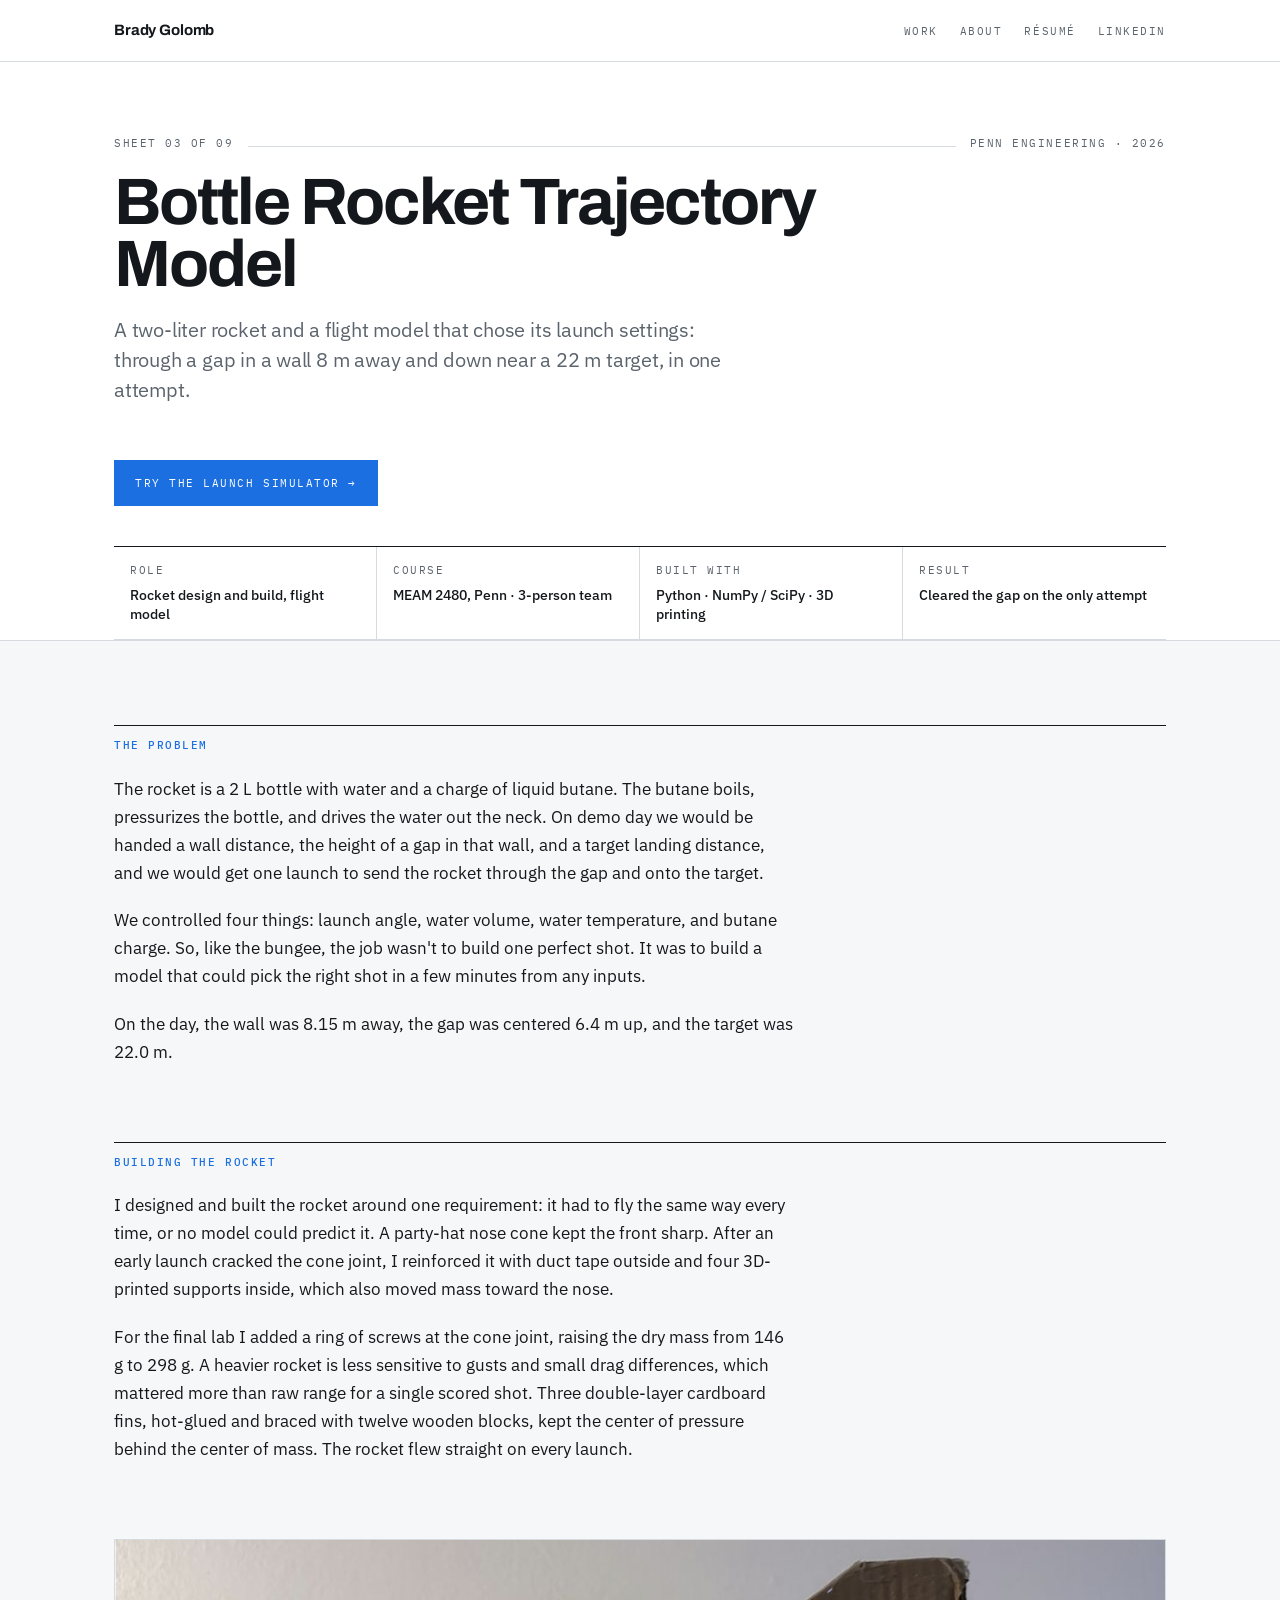
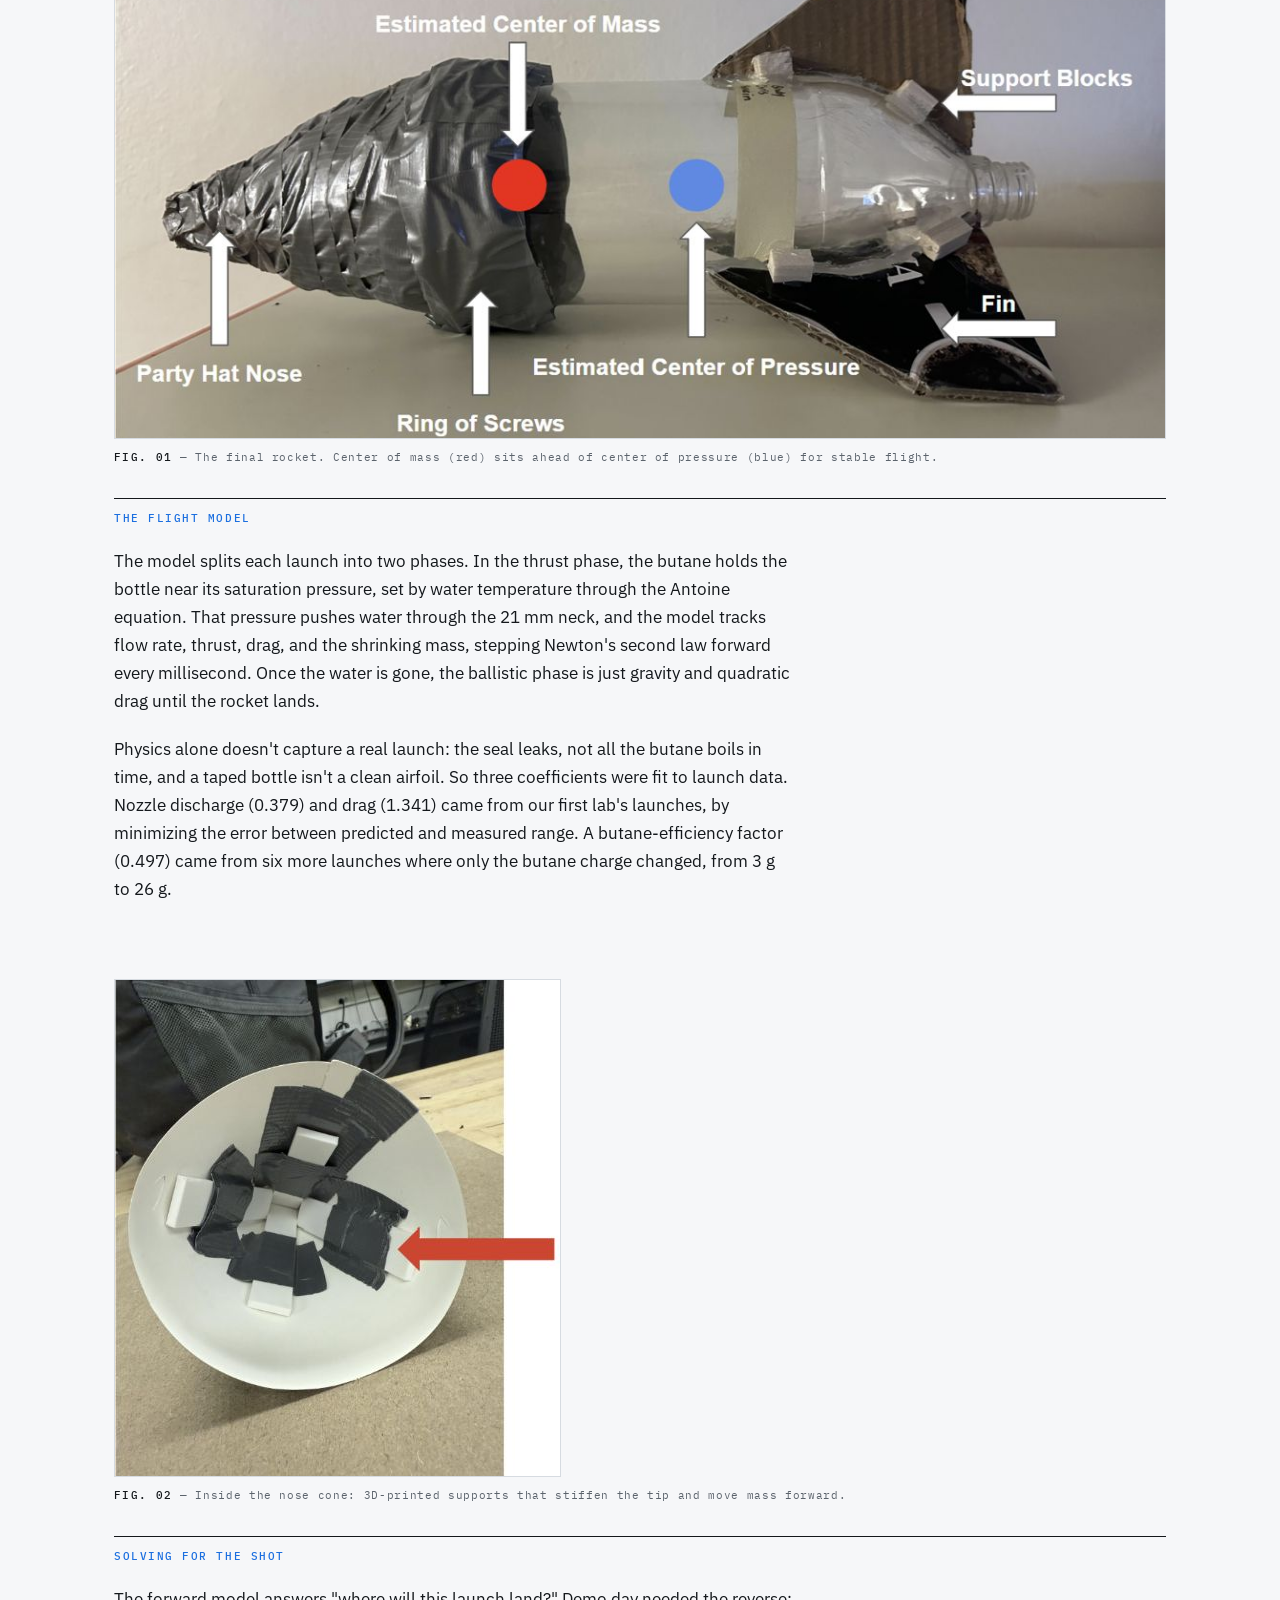
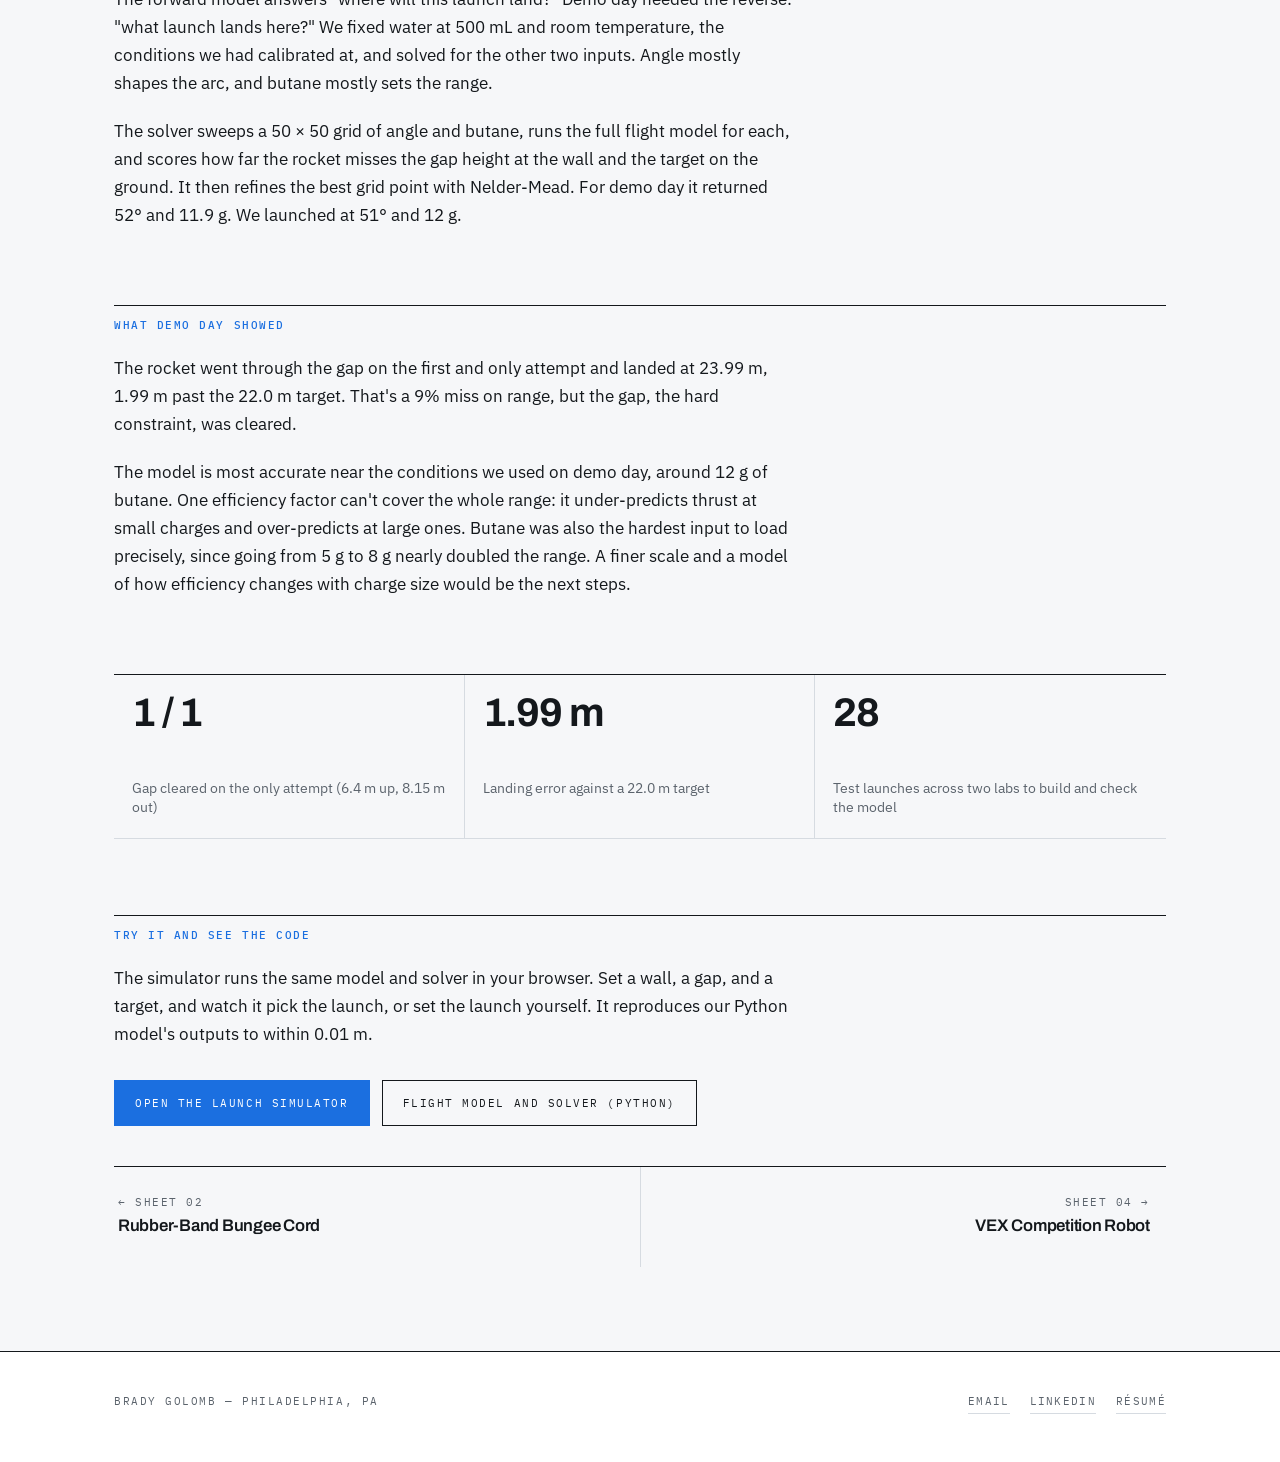
<file: rocket.html>
<!DOCTYPE html>
<html lang="en">
<head>
<meta charset="utf-8">
<meta name="viewport" content="width=device-width, initial-scale=1">
<title>Bottle Rocket Trajectory Model — Brady Golomb</title>
<meta name="description" content="A 2 L bottle rocket and a calibrated flight model whose inverse solver chose the launch angle and butane charge to fly through a wall gap and land near a target on one attempt. Penn MEAM 2480, 2026.">
<link rel="preconnect" href="https://fonts.googleapis.com">
<link rel="preconnect" href="https://fonts.gstatic.com" crossorigin>
<link href="https://fonts.googleapis.com/css2?family=Archivo:wght@600;700&family=IBM+Plex+Mono:wght@400;500&family=IBM+Plex+Sans:wght@400;500;600&display=swap" rel="stylesheet">
<link rel="stylesheet" href="style.css">
</head>
<body>

<header class="masthead">
  <div class="wrap masthead-inner">
    <a class="masthead-name" href="index.html">Brady Golomb</a>
    <nav class="masthead-nav">
      <a href="index.html#work">Work</a>
      <a href="index.html#about">About</a>
      <a href="resume.pdf">Résumé</a>
      <a href="https://www.linkedin.com/in/bradygolomb">LinkedIn</a>
    </nav>
  </div>
</header>

<section class="sheet-head">
  <div class="wrap">
    <div class="sheet-eyebrow">
      <p class="label">Sheet 03 of 09</p>
      <span class="rule-fill"></span>
      <p class="label">Penn Engineering · 2026</p>
    </div>
    <h1 class="h-display sheet-title">Bottle Rocket Trajectory Model</h1>
    <p class="sheet-standfirst">A two-liter rocket and a flight model that chose its launch settings: through a gap in a wall 8 m away and down near a 22 m target, in one attempt.</p>
    <div class="btn-row" style="margin-bottom:40px">
      <a class="btn btn-primary" href="rocket-sim.html">Try the launch simulator →</a>
    </div>
  </div>
  <div class="wrap">
    <div class="titleblock">
      <div class="tb-cell">
        <p class="label">Role</p>
        <p class="tb-val">Rocket design and build, flight model</p>
      </div>
      <div class="tb-cell">
        <p class="label">Course</p>
        <p class="tb-val">MEAM 2480, Penn · 3-person team</p>
      </div>
      <div class="tb-cell">
        <p class="label">Built with</p>
        <p class="tb-val">Python · NumPy / SciPy · 3D printing</p>
      </div>
      <div class="tb-cell">
        <p class="label">Result</p>
        <p class="tb-val">Cleared the gap on the only attempt</p>
      </div>
    </div>
  </div>
</section>

<section class="sheet-body">
  <div class="wrap">

    <div class="sheet-section prose">
      <h2>The problem</h2>
      <p>The rocket is a 2 L bottle with water and a charge of liquid butane. The butane boils, pressurizes the bottle, and drives the water out the neck. On demo day we would be handed a wall distance, the height of a gap in that wall, and a target landing distance, and we would get one launch to send the rocket through the gap and onto the target.</p>
      <p>We controlled four things: launch angle, water volume, water temperature, and butane charge. So, like the bungee, the job wasn't to build one perfect shot. It was to build a model that could pick the right shot in a few minutes from any inputs.</p>
      <p>On the day, the wall was 8.15 m away, the gap was centered 6.4 m up, and the target was 22.0 m.</p>
    </div>

    <div class="sheet-section prose">
      <h2>Building the rocket</h2>
      <p>I designed and built the rocket around one requirement: it had to fly the same way every time, or no model could predict it. A party-hat nose cone kept the front sharp. After an early launch cracked the cone joint, I reinforced it with duct tape outside and four 3D-printed supports inside, which also moved mass toward the nose.</p>
      <p>For the final lab I added a ring of screws at the cone joint, raising the dry mass from 146 g to 298 g. A heavier rocket is less sensitive to gusts and small drag differences, which mattered more than raw range for a single scored shot. Three double-layer cardboard fins, hot-glued and braced with twelve wooden blocks, kept the center of pressure behind the center of mass. The rocket flew straight on every launch.</p>
    </div>

    <figure>
      <img src="images/rocket-01.jpg" alt="Annotated bottle rocket showing the party hat nose cone, ring of screws, cardboard fins with wooden support blocks, and the estimated center of mass ahead of the center of pressure">
      <figcaption><b>Fig. 01</b> — The final rocket. Center of mass (red) sits ahead of center of pressure (blue) for stable flight.</figcaption>
    </figure>

    <div class="sheet-section prose">
      <h2>The flight model</h2>
      <p>The model splits each launch into two phases. In the thrust phase, the butane holds the bottle near its saturation pressure, set by water temperature through the Antoine equation. That pressure pushes water through the 21 mm neck, and the model tracks flow rate, thrust, drag, and the shrinking mass, stepping Newton's second law forward every millisecond. Once the water is gone, the ballistic phase is just gravity and quadratic drag until the rocket lands.</p>
      <p>Physics alone doesn't capture a real launch: the seal leaks, not all the butane boils in time, and a taped bottle isn't a clean airfoil. So three coefficients were fit to launch data. Nozzle discharge (0.379) and drag (1.341) came from our first lab's launches, by minimizing the error between predicted and measured range. A butane-efficiency factor (0.497) came from six more launches where only the butane charge changed, from 3 g to 26 g.</p>
    </div>

    <figure>
      <img src="images/rocket-02.jpg" alt="Inside of the nose cone with four 3D-printed support pieces taped in place">
      <figcaption><b>Fig. 02</b> — Inside the nose cone: 3D-printed supports that stiffen the tip and move mass forward.</figcaption>
    </figure>

    <div class="sheet-section prose">
      <h2>Solving for the shot</h2>
      <p>The forward model answers "where will this launch land?" Demo day needed the reverse: "what launch lands here?" We fixed water at 500 mL and room temperature, the conditions we had calibrated at, and solved for the other two inputs. Angle mostly shapes the arc, and butane mostly sets the range.</p>
      <p>The solver sweeps a 50 × 50 grid of angle and butane, runs the full flight model for each, and scores how far the rocket misses the gap height at the wall and the target on the ground. It then refines the best grid point with Nelder-Mead. For demo day it returned 52° and 11.9 g. We launched at 51° and 12 g.</p>
    </div>

    <div class="sheet-section prose">
      <h2>What demo day showed</h2>
      <p>The rocket went through the gap on the first and only attempt and landed at 23.99 m, 1.99 m past the 22.0 m target. That's a 9% miss on range, but the gap, the hard constraint, was cleared.</p>
      <p>The model is most accurate near the conditions we used on demo day, around 12 g of butane. One efficiency factor can't cover the whole range: it under-predicts thrust at small charges and over-predicts at large ones. Butane was also the hardest input to load precisely, since going from 5 g to 8 g nearly doubled the range. A finer scale and a model of how efficiency changes with charge size would be the next steps.</p>
    </div>

    <div class="sheet-section prose">
      <div class="outcomes">
        <div class="outcome">
          <p class="outcome-fig">1 / 1</p>
          <p class="outcome-txt">Gap cleared on the only attempt (6.4 m up, 8.15 m out)</p>
        </div>
        <div class="outcome">
          <p class="outcome-fig">1.99 m</p>
          <p class="outcome-txt">Landing error against a 22.0 m target</p>
        </div>
        <div class="outcome">
          <p class="outcome-fig">28</p>
          <p class="outcome-txt">Test launches across two labs to build and check the model</p>
        </div>
      </div>
    </div>

    <div class="sheet-section prose">
      <h2>Try it and see the code</h2>
      <p>The simulator runs the same model and solver in your browser. Set a wall, a gap, and a target, and watch it pick the launch, or set the launch yourself. It reproduces our Python model's outputs to within 0.01 m.</p>
      <div class="btn-row" style="margin-bottom:40px">
        <a class="btn btn-primary" href="rocket-sim.html">Open the launch simulator</a>
        <a class="btn" href="rocket_flight_model.py">Flight model and solver (Python)</a>
      </div>
    </div>

  </div>

  <div class="wrap">
    <nav class="sheet-nav">
      <a class="nav-prev" href="bungee.html">
        <p class="label">← Sheet 02</p>
        <div class="nav-ttl">Rubber-Band Bungee Cord</div>
      </a>
      <a class="nav-next" href="vex-robot.html">
        <p class="label">Sheet 04 →</p>
        <div class="nav-ttl">VEX Competition Robot</div>
      </a>
    </nav>
  </div>
</section>

<footer class="foot">
  <div class="wrap foot-inner">
    <p class="label">Brady Golomb — Philadelphia, PA</p>
    <div class="foot-links">
      <a href="mailto:bradyg@engineering.upenn.edu">Email</a>
      <a href="https://www.linkedin.com/in/bradygolomb">LinkedIn</a>
      <a href="resume.pdf">Résumé</a>
    </div>
  </div>
</footer>

</body>
</html>
</file>
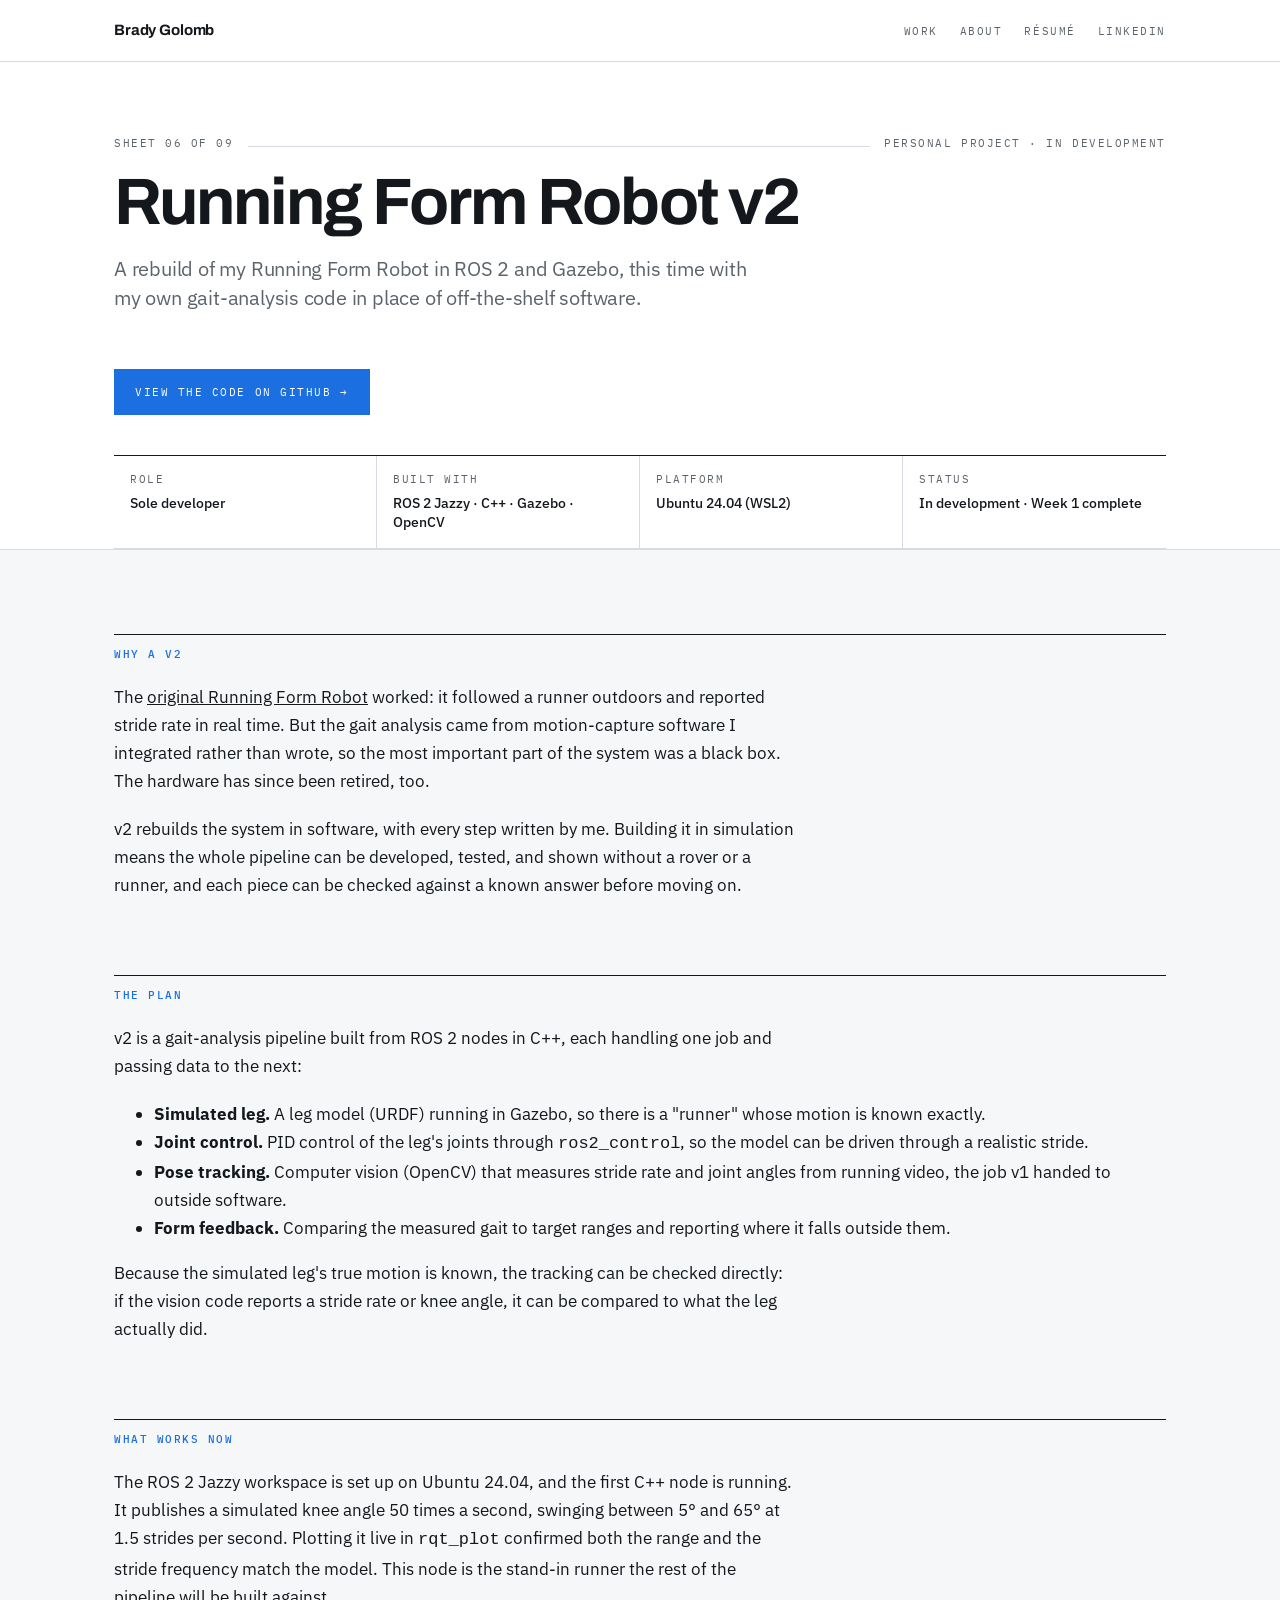
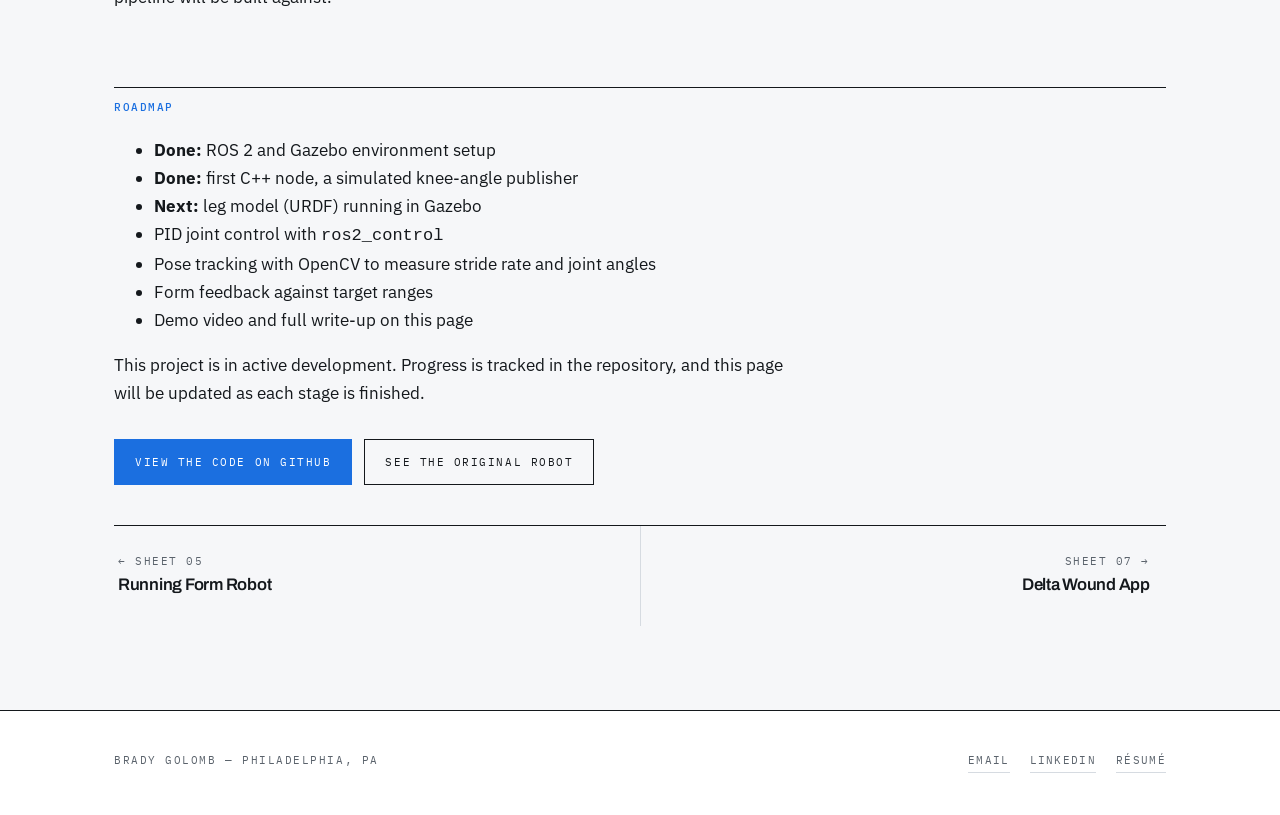
<file: running-robot-v2.html>
<!DOCTYPE html>
<html lang="en">
<head>
<meta charset="utf-8">
<meta name="viewport" content="width=device-width, initial-scale=1">
<title>Running Form Robot v2 — Brady Golomb</title>
<meta name="description" content="A ROS 2 (C++) and Gazebo rebuild of the Running Form Robot as a gait-analysis pipeline: a simulated leg with PID joint control and OpenCV pose tracking for stride rate and joint angles. In development.">
<link rel="preconnect" href="https://fonts.googleapis.com">
<link rel="preconnect" href="https://fonts.gstatic.com" crossorigin>
<link href="https://fonts.googleapis.com/css2?family=Archivo:wght@600;700&family=IBM+Plex+Mono:wght@400;500&family=IBM+Plex+Sans:wght@400;500;600&display=swap" rel="stylesheet">
<link rel="stylesheet" href="style.css">
</head>
<body>

<header class="masthead">
  <div class="wrap masthead-inner">
    <a class="masthead-name" href="index.html">Brady Golomb</a>
    <nav class="masthead-nav">
      <a href="index.html#work">Work</a>
      <a href="index.html#about">About</a>
      <a href="resume.pdf">Résumé</a>
      <a href="https://www.linkedin.com/in/bradygolomb">LinkedIn</a>
    </nav>
  </div>
</header>

<section class="sheet-head">
  <div class="wrap">
    <div class="sheet-eyebrow">
      <p class="label">Sheet 06 of 09</p>
      <span class="rule-fill"></span>
      <p class="label">Personal project · In development</p>
    </div>
    <h1 class="h-display sheet-title">Running Form Robot v2</h1>
    <p class="sheet-standfirst">A rebuild of my Running Form Robot in ROS 2 and Gazebo, this time with my own gait-analysis code in place of off-the-shelf software.</p>
    <div class="btn-row" style="margin-bottom:40px">
      <a class="btn btn-primary" href="https://github.com/bradygolomb/running-form-robot-v2">View the code on GitHub →</a>
    </div>
  </div>
  <div class="wrap">
    <div class="titleblock">
      <div class="tb-cell">
        <p class="label">Role</p>
        <p class="tb-val">Sole developer</p>
      </div>
      <div class="tb-cell">
        <p class="label">Built with</p>
        <p class="tb-val">ROS 2 Jazzy · C++ · Gazebo · OpenCV</p>
      </div>
      <div class="tb-cell">
        <p class="label">Platform</p>
        <p class="tb-val">Ubuntu 24.04 (WSL2)</p>
      </div>
      <div class="tb-cell">
        <p class="label">Status</p>
        <p class="tb-val">In development · Week 1 complete</p>
      </div>
    </div>
  </div>
</section>

<section class="sheet-body">
  <div class="wrap">

    <div class="sheet-section prose">
      <h2>Why a v2</h2>
      <p>The <a href="running-robot.html">original Running Form Robot</a> worked: it followed a runner outdoors and reported stride rate in real time. But the gait analysis came from motion-capture software I integrated rather than wrote, so the most important part of the system was a black box. The hardware has since been retired, too.</p>
      <p>v2 rebuilds the system in software, with every step written by me. Building it in simulation means the whole pipeline can be developed, tested, and shown without a rover or a runner, and each piece can be checked against a known answer before moving on.</p>
    </div>

    <div class="sheet-section prose">
      <h2>The plan</h2>
      <p>v2 is a gait-analysis pipeline built from ROS 2 nodes in C++, each handling one job and passing data to the next:</p>
      <ul>
        <li><b>Simulated leg.</b> A leg model (URDF) running in Gazebo, so there is a "runner" whose motion is known exactly.</li>
        <li><b>Joint control.</b> PID control of the leg's joints through <code>ros2_control</code>, so the model can be driven through a realistic stride.</li>
        <li><b>Pose tracking.</b> Computer vision (OpenCV) that measures stride rate and joint angles from running video, the job v1 handed to outside software.</li>
        <li><b>Form feedback.</b> Comparing the measured gait to target ranges and reporting where it falls outside them.</li>
      </ul>
      <p>Because the simulated leg's true motion is known, the tracking can be checked directly: if the vision code reports a stride rate or knee angle, it can be compared to what the leg actually did.</p>
    </div>

    <div class="sheet-section prose">
      <h2>What works now</h2>
      <p>The ROS 2 Jazzy workspace is set up on Ubuntu 24.04, and the first C++ node is running. It publishes a simulated knee angle 50 times a second, swinging between 5° and 65° at 1.5 strides per second. Plotting it live in <code>rqt_plot</code> confirmed both the range and the stride frequency match the model. This node is the stand-in runner the rest of the pipeline will be built against.</p>
    </div>

    <div class="sheet-section prose">
      <h2>Roadmap</h2>
      <ul>
        <li><b>Done:</b> ROS 2 and Gazebo environment setup</li>
        <li><b>Done:</b> first C++ node, a simulated knee-angle publisher</li>
        <li><b>Next:</b> leg model (URDF) running in Gazebo</li>
        <li>PID joint control with <code>ros2_control</code></li>
        <li>Pose tracking with OpenCV to measure stride rate and joint angles</li>
        <li>Form feedback against target ranges</li>
        <li>Demo video and full write-up on this page</li>
      </ul>
      <p>This project is in active development. Progress is tracked in the repository, and this page will be updated as each stage is finished.</p>
      <div class="btn-row" style="margin-bottom:40px">
        <a class="btn btn-primary" href="https://github.com/bradygolomb/running-form-robot-v2">View the code on GitHub</a>
        <a class="btn" href="running-robot.html">See the original robot</a>
      </div>
    </div>

  </div>

  <div class="wrap">
    <nav class="sheet-nav">
      <a class="nav-prev" href="running-robot.html">
        <p class="label">← Sheet 05</p>
        <div class="nav-ttl">Running Form Robot</div>
      </a>
      <a class="nav-next" href="wound-care-app.html">
        <p class="label">Sheet 07 →</p>
        <div class="nav-ttl">Delta Wound App</div>
      </a>
    </nav>
  </div>
</section>

<footer class="foot">
  <div class="wrap foot-inner">
    <p class="label">Brady Golomb — Philadelphia, PA</p>
    <div class="foot-links">
      <a href="mailto:bradyg@engineering.upenn.edu">Email</a>
      <a href="https://www.linkedin.com/in/bradygolomb">LinkedIn</a>
      <a href="resume.pdf">Résumé</a>
    </div>
  </div>
</footer>

</body>
</html>
</file>
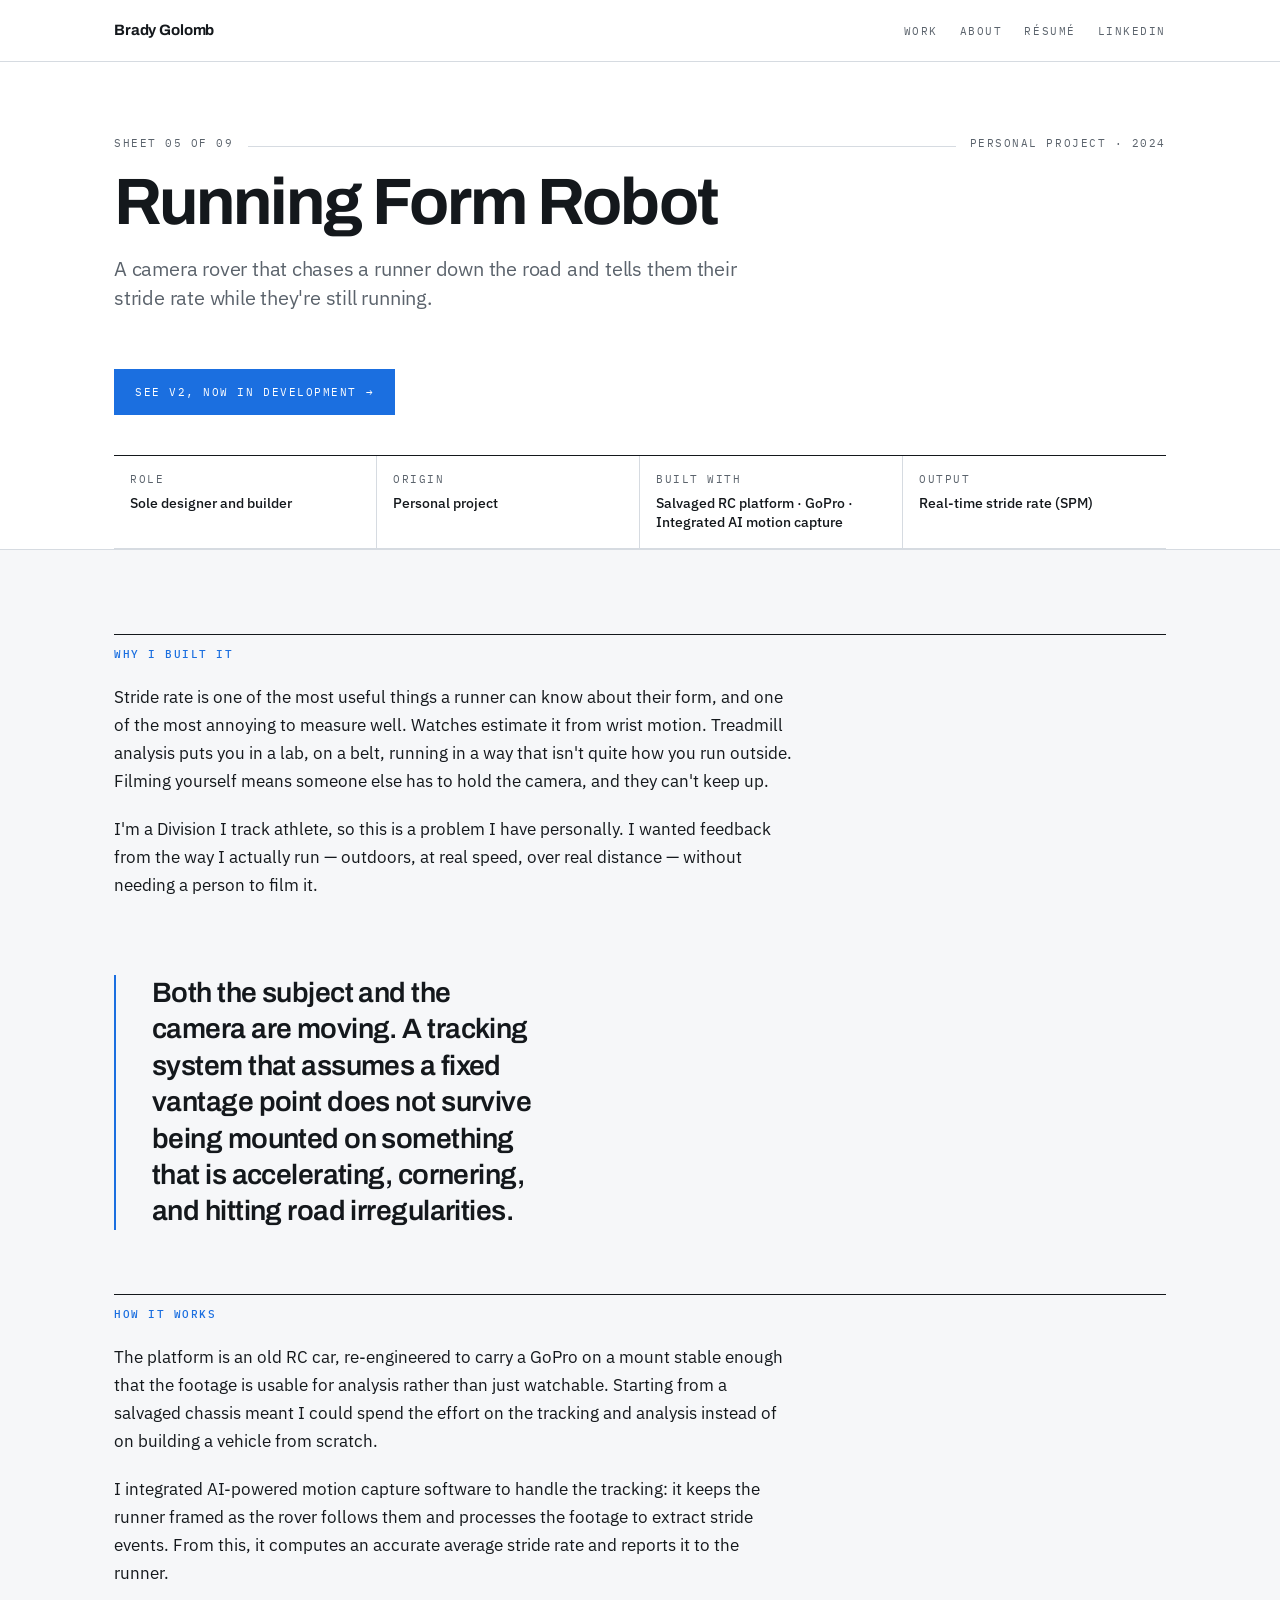
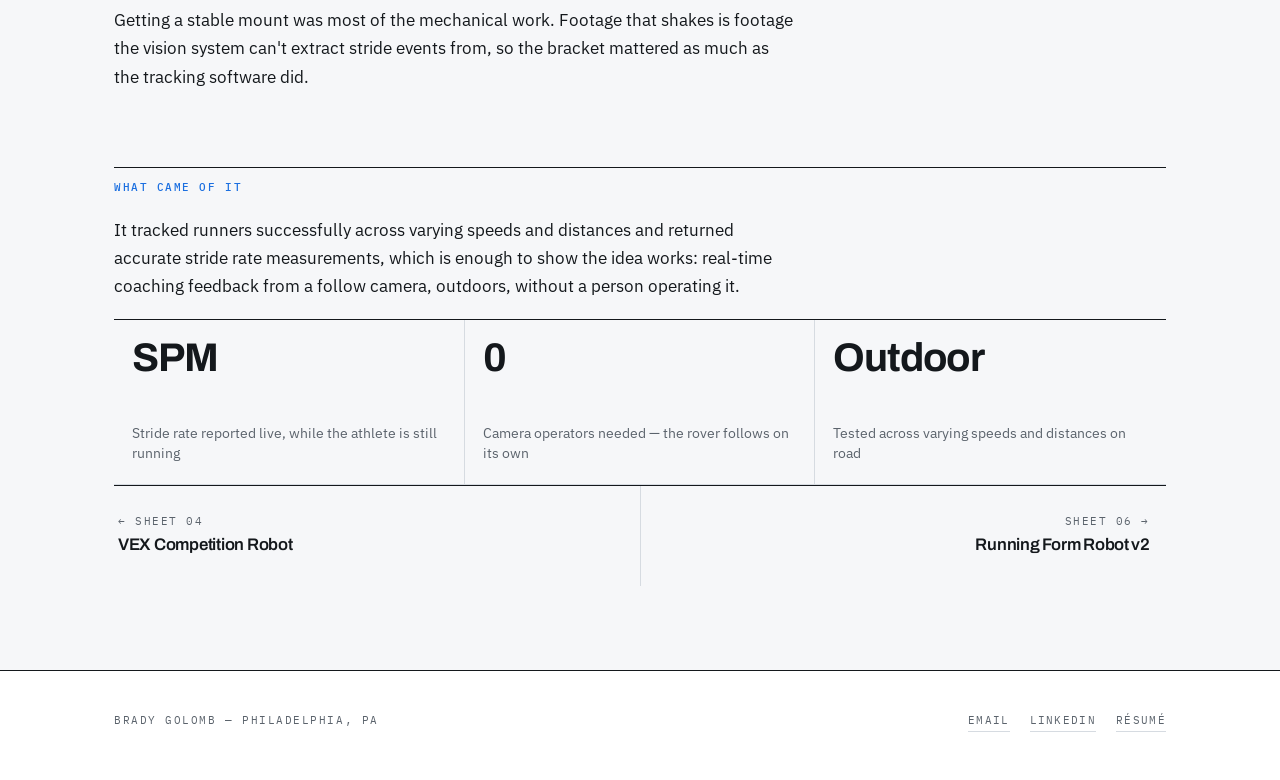
<file: running-robot.html>
<!DOCTYPE html>
<html lang="en">
<head>
<meta charset="utf-8">
<meta name="viewport" content="width=device-width, initial-scale=1">
<title>Running Form Robot — Brady Golomb</title>
<meta name="description" content="A camera rover built from a salvaged RC car that autonomously follows a runner and reports stride rate in real time.">
<link rel="preconnect" href="https://fonts.googleapis.com">
<link rel="preconnect" href="https://fonts.gstatic.com" crossorigin>
<link href="https://fonts.googleapis.com/css2?family=Archivo:wght@600;700&family=IBM+Plex+Mono:wght@400;500&family=IBM+Plex+Sans:wght@400;500;600&display=swap" rel="stylesheet">
<link rel="stylesheet" href="style.css">
</head>
<body>

<header class="masthead">
  <div class="wrap masthead-inner">
    <a class="masthead-name" href="index.html">Brady Golomb</a>
    <nav class="masthead-nav">
      <a href="index.html#work">Work</a>
      <a href="index.html#about">About</a>
      <a href="resume.pdf">Résumé</a>
      <a href="https://www.linkedin.com/in/bradygolomb">LinkedIn</a>
    </nav>
  </div>
</header>

<section class="sheet-head">
  <div class="wrap">
    <div class="sheet-eyebrow">
      <p class="label">Sheet 05 of 09</p>
      <span class="rule-fill"></span>
      <p class="label">Personal project · 2024</p>
    </div>
    <h1 class="h-display sheet-title">Running Form Robot</h1>
    <p class="sheet-standfirst">A camera rover that chases a runner down the road and tells them their stride rate while they're still running.</p>
    <div class="btn-row" style="margin-bottom:40px">
      <a class="btn btn-primary" href="running-robot-v2.html">See v2, now in development →</a>
    </div>
  </div>
  <div class="wrap">
    <div class="titleblock">
      <div class="tb-cell">
        <p class="label">Role</p>
        <p class="tb-val">Sole designer and builder</p>
      </div>
      <div class="tb-cell">
        <p class="label">Origin</p>
        <p class="tb-val">Personal project</p>
      </div>
      <div class="tb-cell">
        <p class="label">Built with</p>
        <p class="tb-val">Salvaged RC platform · GoPro · Integrated AI motion capture</p>
      </div>
      <div class="tb-cell">
        <p class="label">Output</p>
        <p class="tb-val">Real-time stride rate (SPM)</p>
      </div>
    </div>
  </div>
</section>

<section class="sheet-body">
  <div class="wrap">

    <div class="sheet-section prose">
      <h2>Why I built it</h2>
      <p>Stride rate is one of the most useful things a runner can know about their form, and one of the most annoying to measure well. Watches estimate it from wrist motion. Treadmill analysis puts you in a lab, on a belt, running in a way that isn't quite how you run outside. Filming yourself means someone else has to hold the camera, and they can't keep up.</p>
      <p>I'm a Division I track athlete, so this is a problem I have personally. I wanted feedback from the way I actually run — outdoors, at real speed, over real distance — without needing a person to film it.</p>
    </div>

    <blockquote class="pull">
      <p>Both the subject and the camera are moving. A tracking system that assumes a fixed vantage point does not survive being mounted on something that is accelerating, cornering, and hitting road irregularities.</p>
    </blockquote>

    <div class="sheet-section prose">
      <h2>How it works</h2>
      <p>The platform is an old RC car, re-engineered to carry a GoPro on a mount stable enough that the footage is usable for analysis rather than just watchable. Starting from a salvaged chassis meant I could spend the effort on the tracking and analysis instead of on building a vehicle from scratch.</p>
      <p>I integrated AI-powered motion capture software to handle the tracking: it keeps the runner framed as the rover follows them and processes the footage to extract stride events. From this, it computes an accurate average stride rate and reports it to the runner.</p>
      <p>Getting a stable mount was most of the mechanical work. Footage that shakes is footage the vision system can't extract stride events from, so the bracket mattered as much as the tracking software did.</p>
    </div>

    <div class="sheet-section prose">
      <h2>What came of it</h2>
      <p>It tracked runners successfully across varying speeds and distances and returned accurate stride rate measurements, which is enough to show the idea works: real-time coaching feedback from a follow camera, outdoors, without a person operating it.</p>

      <div class="outcomes">
        <div class="outcome">
          <p class="outcome-fig">SPM</p>
          <p class="outcome-txt">Stride rate reported live, while the athlete is still running</p>
        </div>
        <div class="outcome">
          <p class="outcome-fig">0</p>
          <p class="outcome-txt">Camera operators needed — the rover follows on its own</p>
        </div>
        <div class="outcome">
          <p class="outcome-fig">Outdoor</p>
          <p class="outcome-txt">Tested across varying speeds and distances on road</p>
        </div>
      </div>
    </div>

  </div>

  <div class="wrap">
    <nav class="sheet-nav">
      <a class="nav-prev" href="vex-robot.html">
        <p class="label">← Sheet 04</p>
        <div class="nav-ttl">VEX Competition Robot</div>
      </a>
      <a class="nav-next" href="running-robot-v2.html">
        <p class="label">Sheet 06 →</p>
        <div class="nav-ttl">Running Form Robot v2</div>
      </a>
    </nav>
  </div>
</section>

<footer class="foot">
  <div class="wrap foot-inner">
    <p class="label">Brady Golomb — Philadelphia, PA</p>
    <div class="foot-links">
      <a href="mailto:bradyg@engineering.upenn.edu">Email</a>
      <a href="https://www.linkedin.com/in/bradygolomb">LinkedIn</a>
      <a href="resume.pdf">Résumé</a>
    </div>
  </div>
</footer>

</body>
</html>
</file>
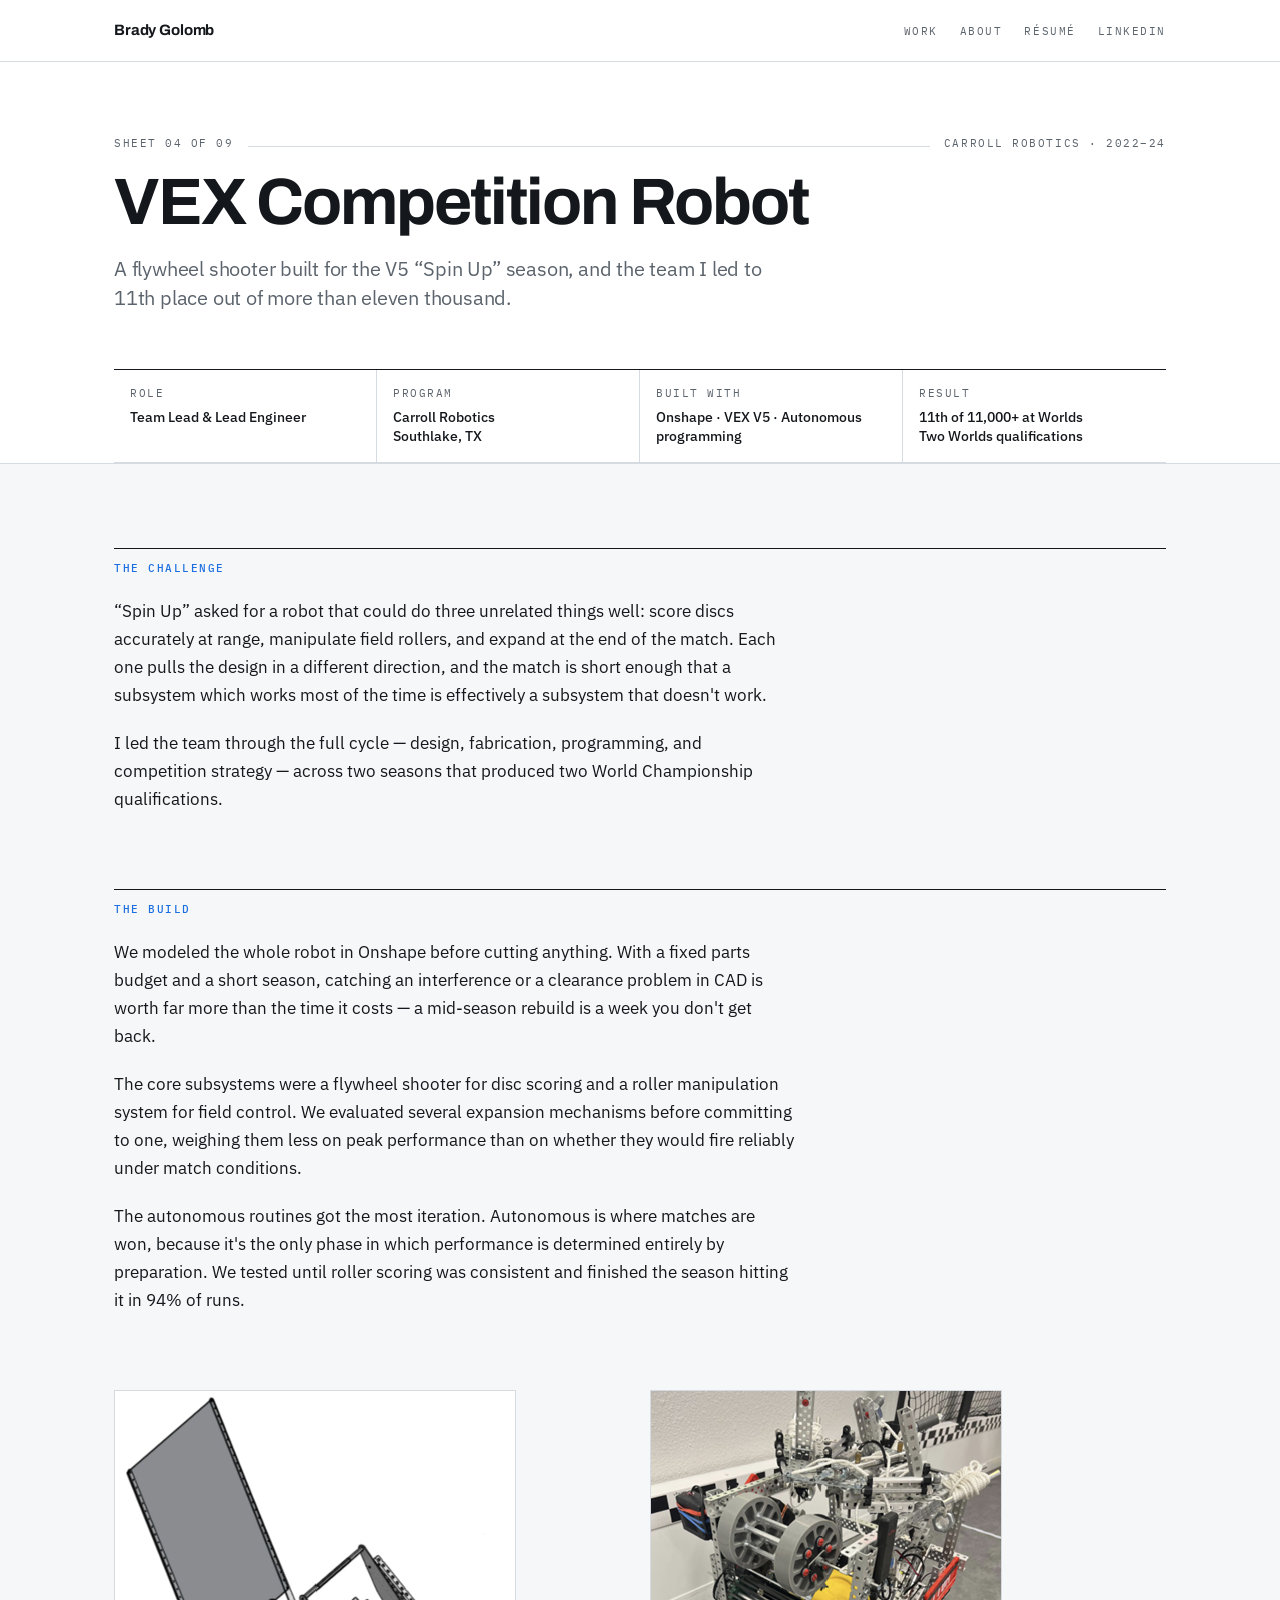
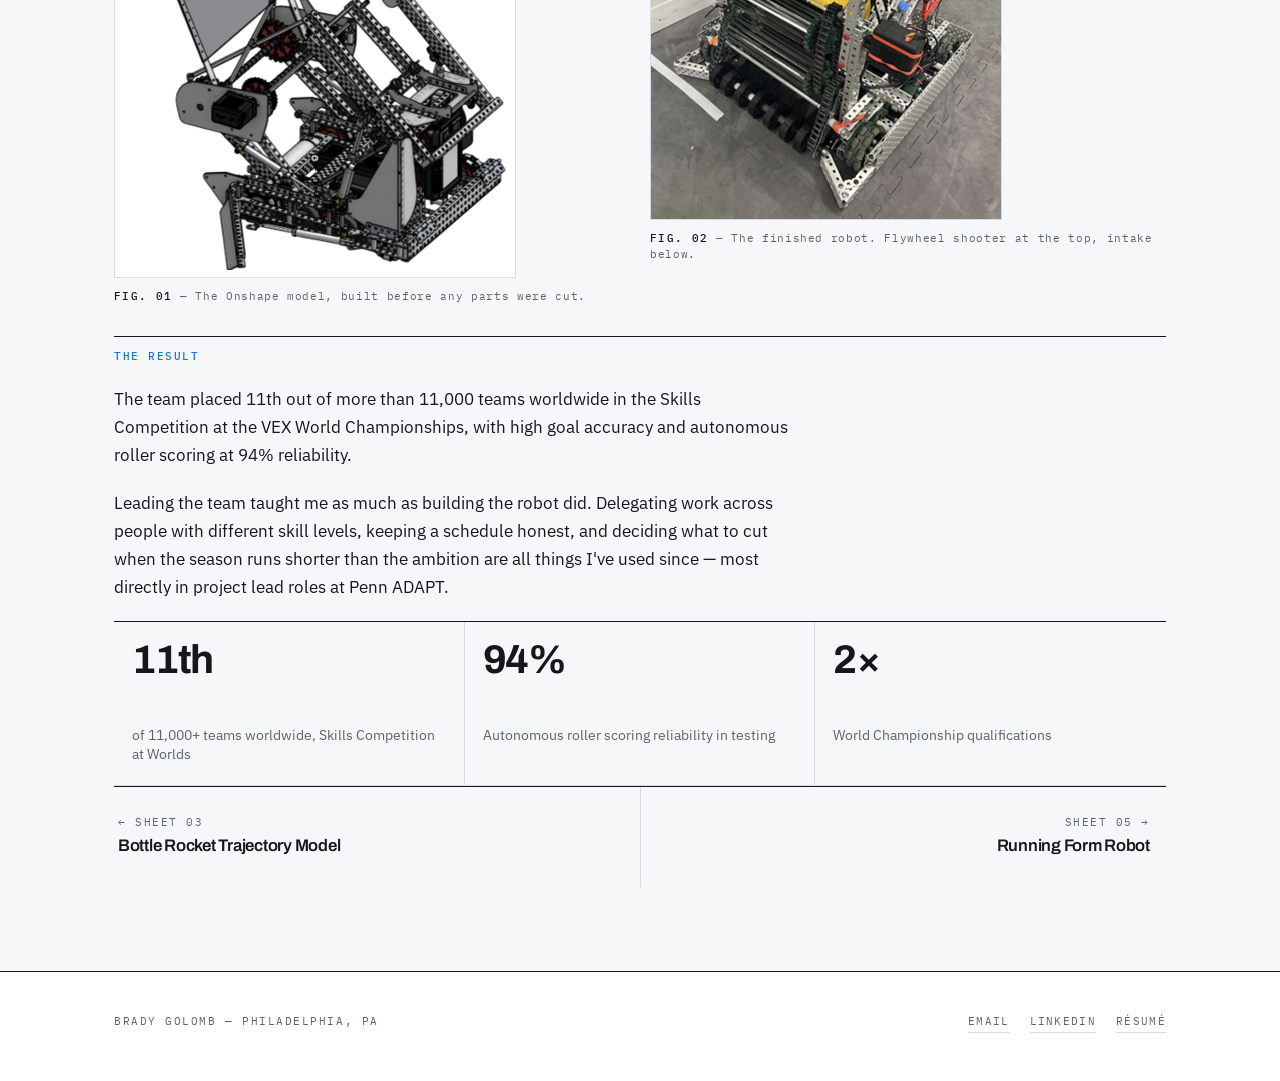
<file: vex-robot.html>
<!DOCTYPE html>
<html lang="en">
<head>
<meta charset="utf-8">
<meta name="viewport" content="width=device-width, initial-scale=1">
<title>VEX Competition Robot — Brady Golomb</title>
<meta name="description" content="A flywheel-shooter robot designed, built, and programmed for the VEX V5 Spin Up season. 11th of 11,000+ teams at the World Championships.">
<link rel="preconnect" href="https://fonts.googleapis.com">
<link rel="preconnect" href="https://fonts.gstatic.com" crossorigin>
<link href="https://fonts.googleapis.com/css2?family=Archivo:wght@600;700&family=IBM+Plex+Mono:wght@400;500&family=IBM+Plex+Sans:wght@400;500;600&display=swap" rel="stylesheet">
<link rel="stylesheet" href="style.css">
</head>
<body>

<header class="masthead">
  <div class="wrap masthead-inner">
    <a class="masthead-name" href="index.html">Brady Golomb</a>
    <nav class="masthead-nav">
      <a href="index.html#work">Work</a>
      <a href="index.html#about">About</a>
      <a href="resume.pdf">Résumé</a>
      <a href="https://www.linkedin.com/in/bradygolomb">LinkedIn</a>
    </nav>
  </div>
</header>

<section class="sheet-head">
  <div class="wrap">
    <div class="sheet-eyebrow">
      <p class="label">Sheet 04 of 09</p>
      <span class="rule-fill"></span>
      <p class="label">Carroll Robotics · 2022–24</p>
    </div>
    <h1 class="h-display sheet-title">VEX Competition Robot</h1>
    <p class="sheet-standfirst">A flywheel shooter built for the V5 “Spin Up” season, and the team I led to 11th place out of more than eleven thousand.</p>
  </div>
  <div class="wrap">
    <div class="titleblock">
      <div class="tb-cell">
        <p class="label">Role</p>
        <p class="tb-val">Team Lead &amp; Lead Engineer</p>
      </div>
      <div class="tb-cell">
        <p class="label">Program</p>
        <p class="tb-val">Carroll Robotics<br>Southlake, TX</p>
      </div>
      <div class="tb-cell">
        <p class="label">Built with</p>
        <p class="tb-val">Onshape · VEX V5 · Autonomous programming</p>
      </div>
      <div class="tb-cell">
        <p class="label">Result</p>
        <p class="tb-val">11th of 11,000+ at Worlds<br>Two Worlds qualifications</p>
      </div>
    </div>
  </div>
</section>

<section class="sheet-body">
  <div class="wrap">

    <div class="sheet-section prose">
      <h2>The challenge</h2>
      <p>“Spin Up” asked for a robot that could do three unrelated things well: score discs accurately at range, manipulate field rollers, and expand at the end of the match. Each one pulls the design in a different direction, and the match is short enough that a subsystem which works most of the time is effectively a subsystem that doesn't work.</p>
      <p>I led the team through the full cycle — design, fabrication, programming, and competition strategy — across two seasons that produced two World Championship qualifications.</p>
    </div>

    <div class="sheet-section prose">
      <h2>The build</h2>
      <p>We modeled the whole robot in Onshape before cutting anything. With a fixed parts budget and a short season, catching an interference or a clearance problem in CAD is worth far more than the time it costs — a mid-season rebuild is a week you don't get back.</p>
      <p>The core subsystems were a flywheel shooter for disc scoring and a roller manipulation system for field control. We evaluated several expansion mechanisms before committing to one, weighing them less on peak performance than on whether they would fire reliably under match conditions.</p>
      <p>The autonomous routines got the most iteration. Autonomous is where matches are won, because it's the only phase in which performance is determined entirely by preparation. We tested until roller scoring was consistent and finished the season hitting it in 94% of runs.</p>
    </div>

    <div class="fig-grid">
      <figure>
        <img src="images/vex-01.png" alt="Onshape CAD model of the competition robot showing the drivetrain, intake, and expansion mechanism">
        <figcaption><b>Fig. 01</b> — The Onshape model, built before any parts were cut.</figcaption>
      </figure>
      <figure>
        <img src="images/vex-02.png" alt="The completed physical robot with flywheel shooter and intake system">
        <figcaption><b>Fig. 02</b> — The finished robot. Flywheel shooter at the top, intake below.</figcaption>
      </figure>
    </div>

    <div class="sheet-section prose">
      <h2>The result</h2>
      <p>The team placed 11th out of more than 11,000 teams worldwide in the Skills Competition at the VEX World Championships, with high goal accuracy and autonomous roller scoring at 94% reliability.</p>
      <p>Leading the team taught me as much as building the robot did. Delegating work across people with different skill levels, keeping a schedule honest, and deciding what to cut when the season runs shorter than the ambition are all things I've used since — most directly in project lead roles at Penn ADAPT.</p>

      <div class="outcomes">
        <div class="outcome">
          <p class="outcome-fig">11th</p>
          <p class="outcome-txt">of 11,000+ teams worldwide, Skills Competition at Worlds</p>
        </div>
        <div class="outcome">
          <p class="outcome-fig">94%</p>
          <p class="outcome-txt">Autonomous roller scoring reliability in testing</p>
        </div>
        <div class="outcome">
          <p class="outcome-fig">2×</p>
          <p class="outcome-txt">World Championship qualifications</p>
        </div>
      </div>
    </div>

  </div>

  <div class="wrap">
    <nav class="sheet-nav">
      <a class="nav-prev" href="rocket.html">
        <p class="label">← Sheet 03</p>
        <div class="nav-ttl">Bottle Rocket Trajectory Model</div>
      </a>
      <a class="nav-next" href="running-robot.html">
        <p class="label">Sheet 05 →</p>
        <div class="nav-ttl">Running Form Robot</div>
      </a>
    </nav>
  </div>
</section>

<footer class="foot">
  <div class="wrap foot-inner">
    <p class="label">Brady Golomb — Philadelphia, PA</p>
    <div class="foot-links">
      <a href="mailto:bradyg@engineering.upenn.edu">Email</a>
      <a href="https://www.linkedin.com/in/bradygolomb">LinkedIn</a>
      <a href="resume.pdf">Résumé</a>
    </div>
  </div>
</footer>

</body>
</html>
</file>
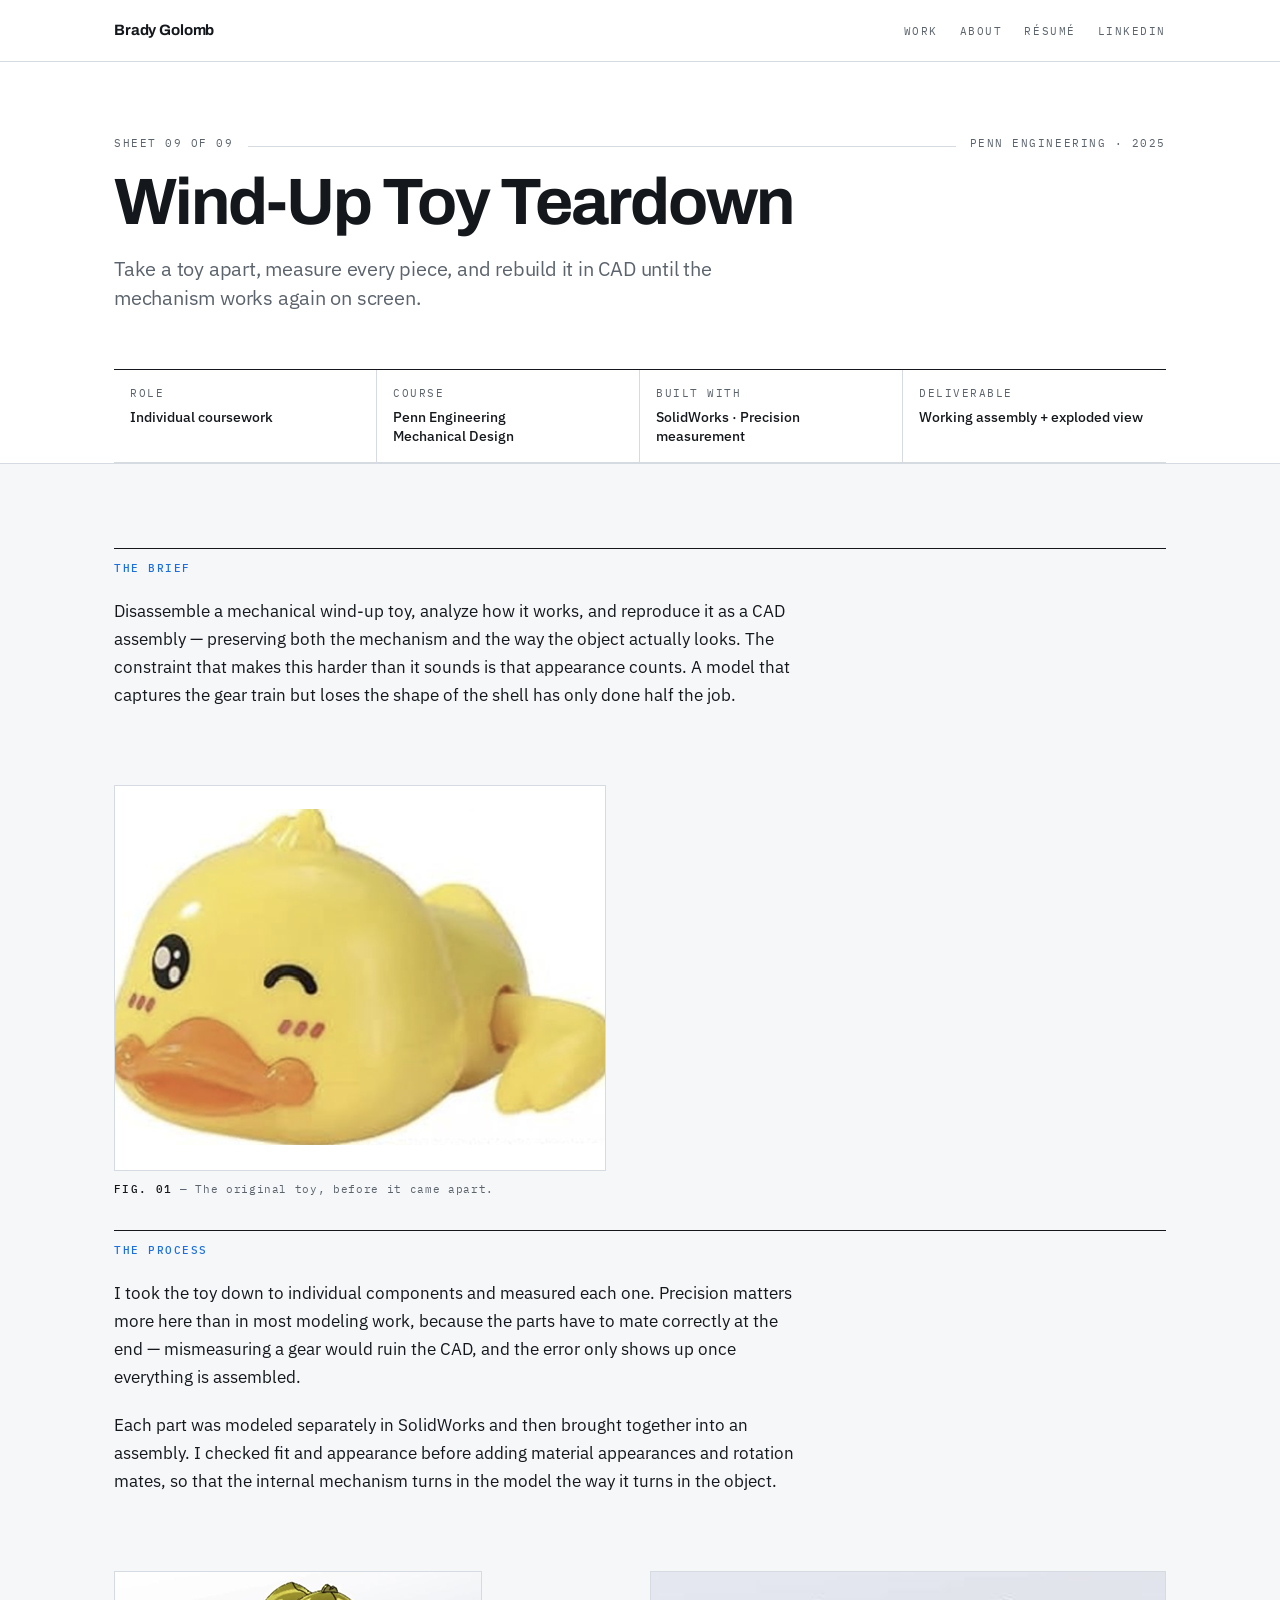
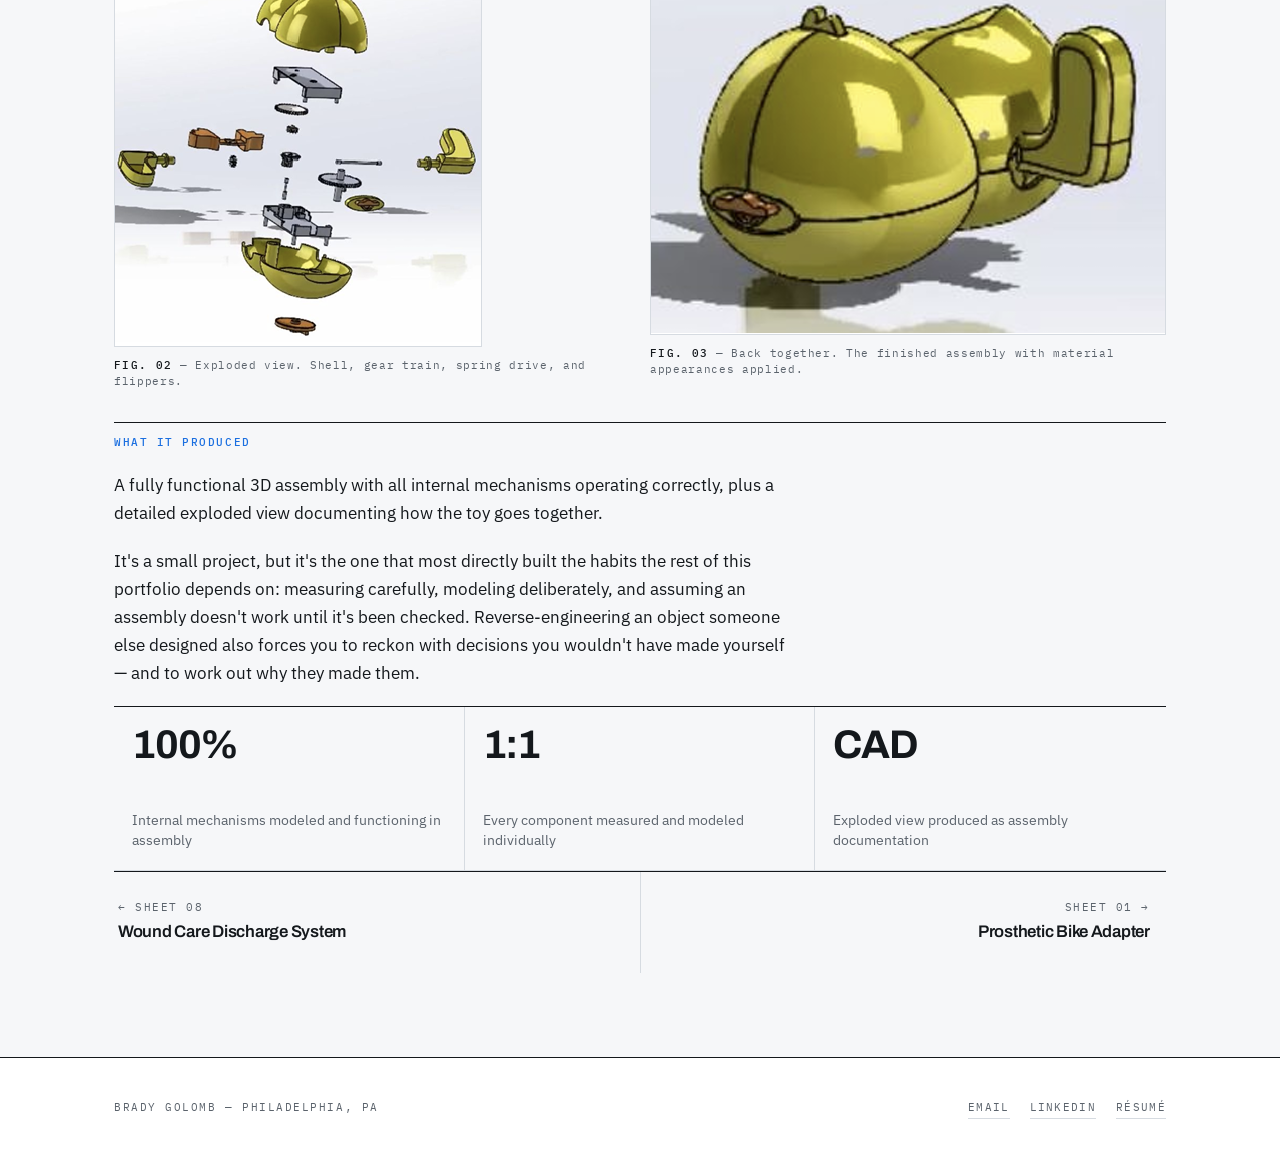
<file: wind-up-toy.html>
<!DOCTYPE html>
<html lang="en">
<head>
<meta charset="utf-8">
<meta name="viewport" content="width=device-width, initial-scale=1">
<title>Wind-Up Toy Teardown — Brady Golomb</title>
<meta name="description" content="A wind-up toy disassembled, measured, and rebuilt part by part into a fully working SolidWorks assembly with an exploded view. Penn Engineering, 2025.">
<link rel="preconnect" href="https://fonts.googleapis.com">
<link rel="preconnect" href="https://fonts.gstatic.com" crossorigin>
<link href="https://fonts.googleapis.com/css2?family=Archivo:wght@600;700&family=IBM+Plex+Mono:wght@400;500&family=IBM+Plex+Sans:wght@400;500;600&display=swap" rel="stylesheet">
<link rel="stylesheet" href="style.css">
</head>
<body>

<header class="masthead">
  <div class="wrap masthead-inner">
    <a class="masthead-name" href="index.html">Brady Golomb</a>
    <nav class="masthead-nav">
      <a href="index.html#work">Work</a>
      <a href="index.html#about">About</a>
      <a href="resume.pdf">Résumé</a>
      <a href="https://www.linkedin.com/in/bradygolomb">LinkedIn</a>
    </nav>
  </div>
</header>

<section class="sheet-head">
  <div class="wrap">
    <div class="sheet-eyebrow">
      <p class="label">Sheet 09 of 09</p>
      <span class="rule-fill"></span>
      <p class="label">Penn Engineering · 2025</p>
    </div>
    <h1 class="h-display sheet-title">Wind-Up Toy Teardown</h1>
    <p class="sheet-standfirst">Take a toy apart, measure every piece, and rebuild it in CAD until the mechanism works again on screen.</p>
  </div>
  <div class="wrap">
    <div class="titleblock">
      <div class="tb-cell">
        <p class="label">Role</p>
        <p class="tb-val">Individual coursework</p>
      </div>
      <div class="tb-cell">
        <p class="label">Course</p>
        <p class="tb-val">Penn Engineering<br>Mechanical Design</p>
      </div>
      <div class="tb-cell">
        <p class="label">Built with</p>
        <p class="tb-val">SolidWorks · Precision measurement</p>
      </div>
      <div class="tb-cell">
        <p class="label">Deliverable</p>
        <p class="tb-val">Working assembly + exploded view</p>
      </div>
    </div>
  </div>
</section>

<section class="sheet-body">
  <div class="wrap">

    <div class="sheet-section prose">
      <h2>The brief</h2>
      <p>Disassemble a mechanical wind-up toy, analyze how it works, and reproduce it as a CAD assembly — preserving both the mechanism and the way the object actually looks. The constraint that makes this harder than it sounds is that appearance counts. A model that captures the gear train but loses the shape of the shell has only done half the job.</p>
    </div>

    <figure>
      <img src="images/wind-up-01.png" alt="The original yellow wind-up duck toy before disassembly">
      <figcaption><b>Fig. 01</b> — The original toy, before it came apart.</figcaption>
    </figure>

    <div class="sheet-section prose">
      <h2>The process</h2>
      <p>I took the toy down to individual components and measured each one. Precision matters more here than in most modeling work, because the parts have to mate correctly at the end — mismeasuring a gear would ruin the CAD, and the error only shows up once everything is assembled.</p>
      <p>Each part was modeled separately in SolidWorks and then brought together into an assembly. I checked fit and appearance before adding material appearances and rotation mates, so that the internal mechanism turns in the model the way it turns in the object.</p>
    </div>

    <div class="fig-grid">
      <figure>
        <img src="images/wind-up-02.png" alt="Exploded view showing every internal component of the wind-up mechanism separated along its assembly axis">
        <figcaption><b>Fig. 02</b> — Exploded view. Shell, gear train, spring drive, and flippers.</figcaption>
      </figure>
      <figure>
        <img src="images/wind-up-03.png" alt="Rendered SolidWorks assembly of the duck with material appearances applied">
        <figcaption><b>Fig. 03</b> — Back together. The finished assembly with material appearances applied.</figcaption>
      </figure>
    </div>

    <div class="sheet-section prose">
      <h2>What it produced</h2>
      <p>A fully functional 3D assembly with all internal mechanisms operating correctly, plus a detailed exploded view documenting how the toy goes together.</p>
      <p>It's a small project, but it's the one that most directly built the habits the rest of this portfolio depends on: measuring carefully, modeling deliberately, and assuming an assembly doesn't work until it's been checked. Reverse-engineering an object someone else designed also forces you to reckon with decisions you wouldn't have made yourself — and to work out why they made them.</p>

      <div class="outcomes">
        <div class="outcome">
          <p class="outcome-fig">100%</p>
          <p class="outcome-txt">Internal mechanisms modeled and functioning in assembly</p>
        </div>
        <div class="outcome">
          <p class="outcome-fig">1:1</p>
          <p class="outcome-txt">Every component measured and modeled individually</p>
        </div>
        <div class="outcome">
          <p class="outcome-fig">CAD</p>
          <p class="outcome-txt">Exploded view produced as assembly documentation</p>
        </div>
      </div>
    </div>

  </div>

  <div class="wrap">
    <nav class="sheet-nav">
      <a class="nav-prev" href="emr-podcast.html">
        <p class="label">← Sheet 08</p>
        <div class="nav-ttl">Wound Care Discharge System</div>
      </a>
      <a class="nav-next" href="bike-adapter.html">
        <p class="label">Sheet 01 →</p>
        <div class="nav-ttl">Prosthetic Bike Adapter</div>
      </a>
    </nav>
  </div>
</section>

<footer class="foot">
  <div class="wrap foot-inner">
    <p class="label">Brady Golomb — Philadelphia, PA</p>
    <div class="foot-links">
      <a href="mailto:bradyg@engineering.upenn.edu">Email</a>
      <a href="https://www.linkedin.com/in/bradygolomb">LinkedIn</a>
      <a href="resume.pdf">Résumé</a>
    </div>
  </div>
</footer>

</body>
</html>
</file>
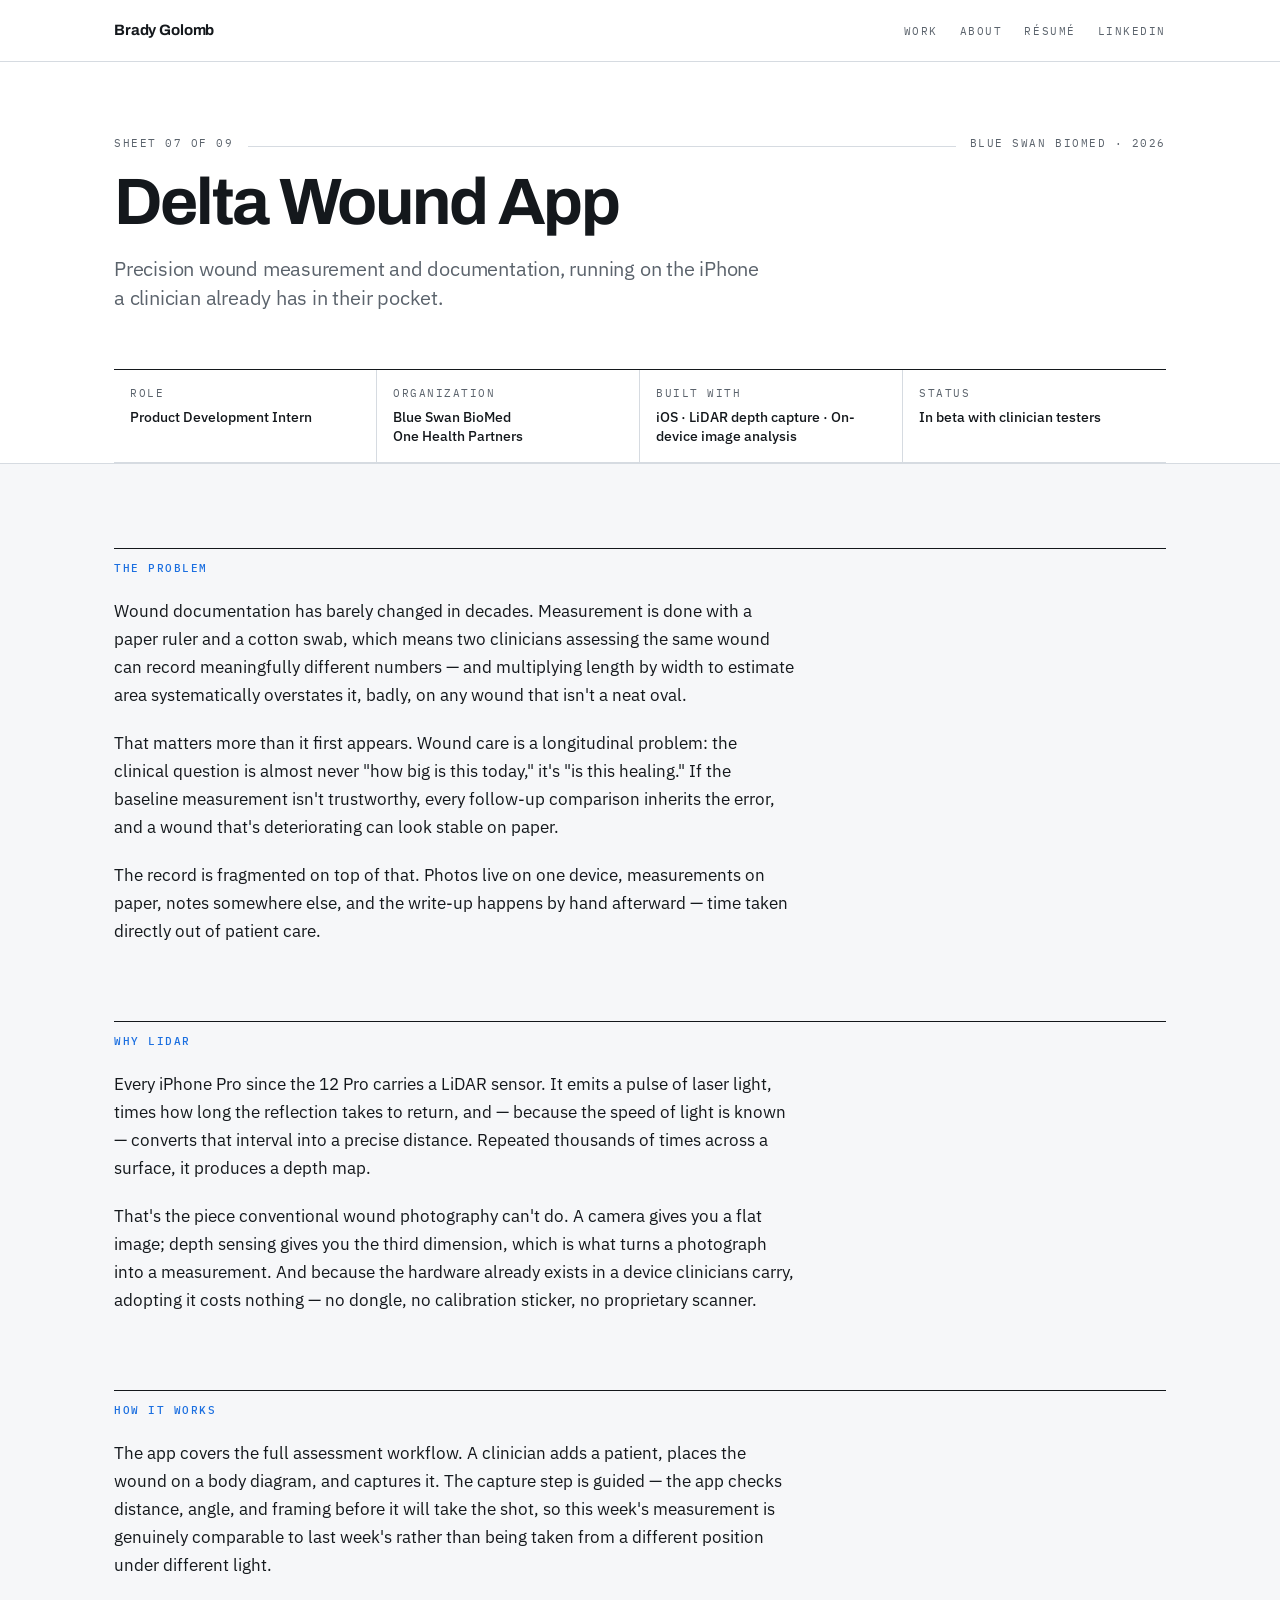
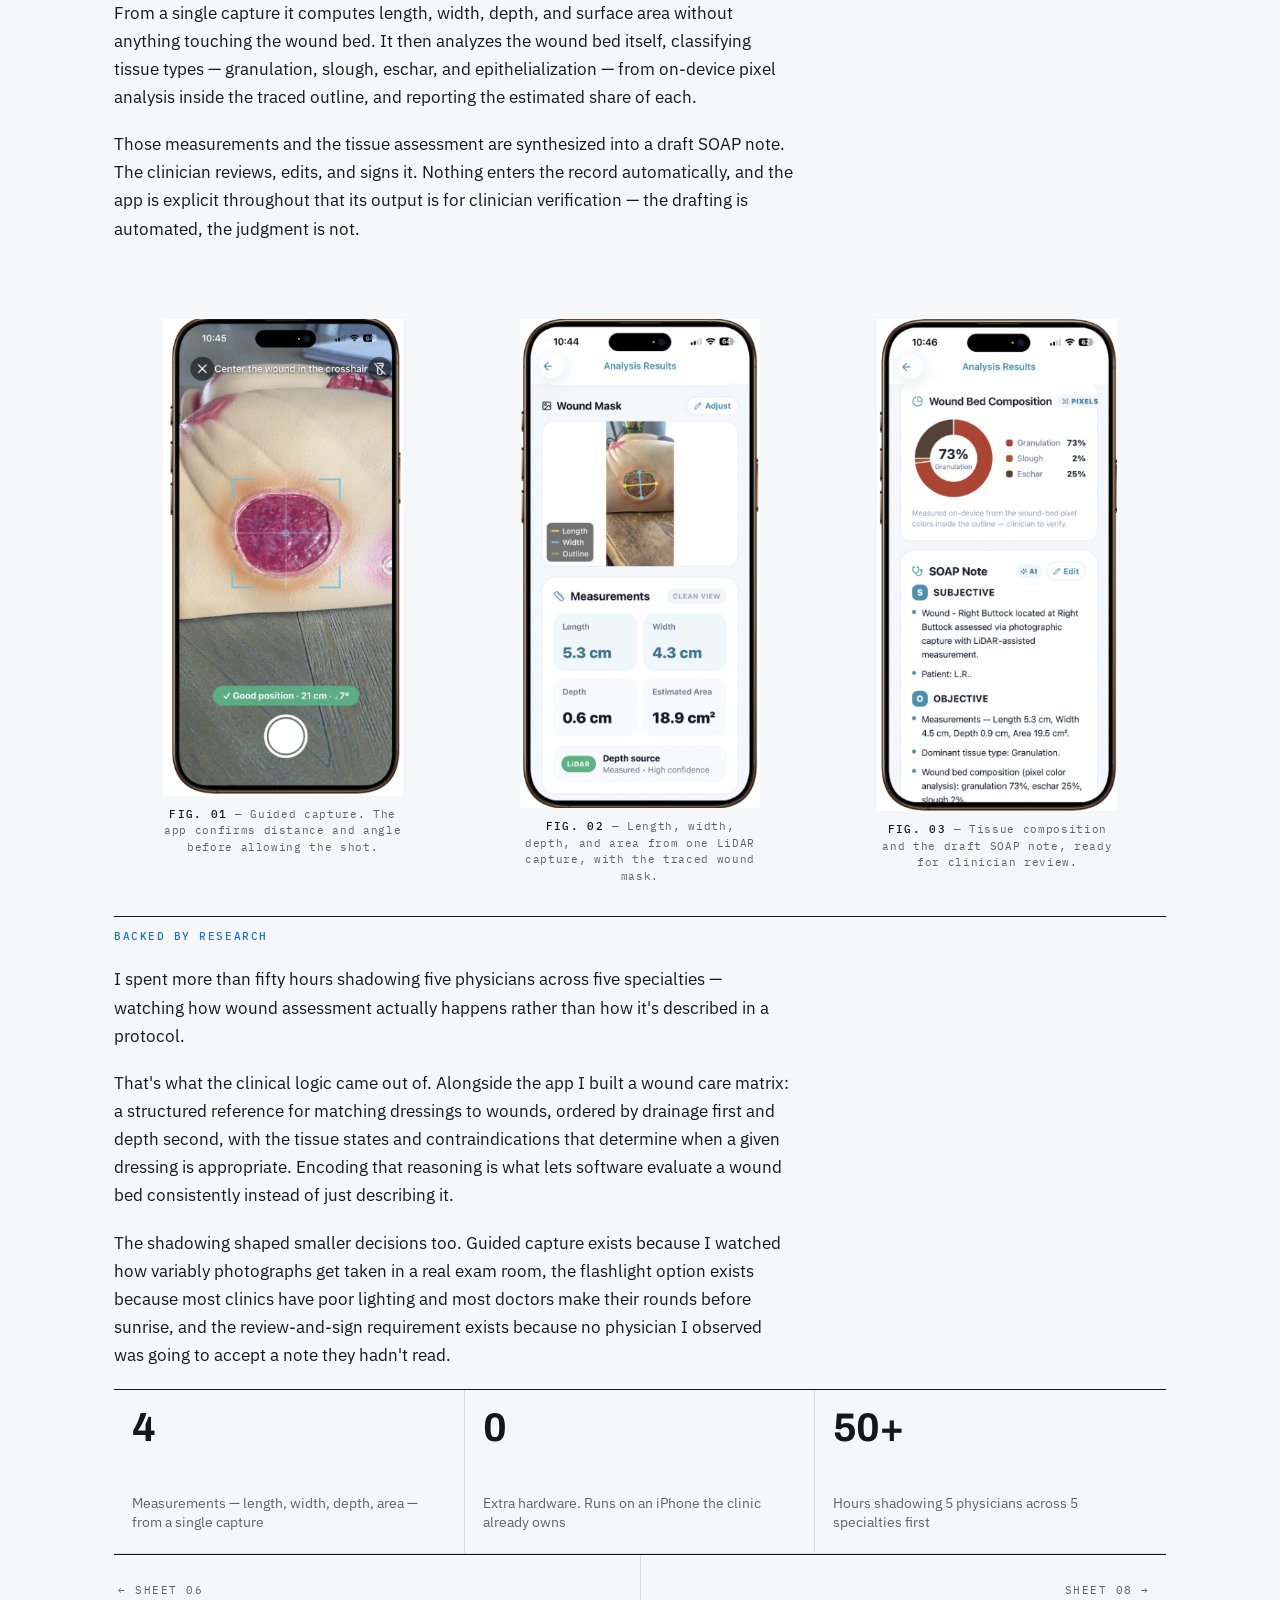
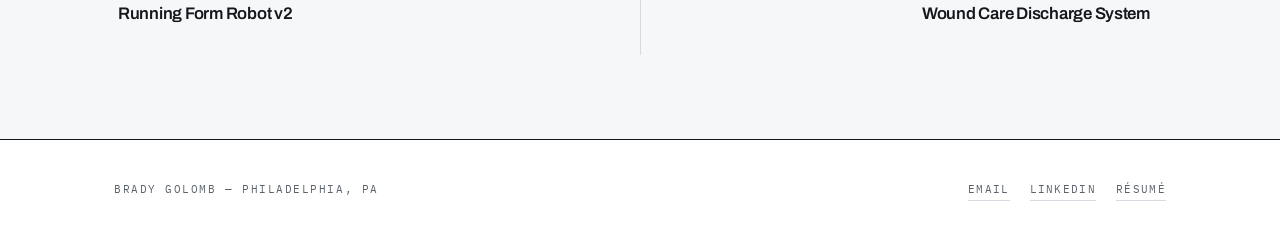
<file: wound-care-app.html>
<!DOCTYPE html>
<html lang="en">
<head>
<meta charset="utf-8">
<meta name="viewport" content="width=device-width, initial-scale=1">
<title>Delta Wound App — Brady Golomb</title>
<meta name="description" content="An iPhone app that measures wounds with LiDAR and drafts clinical documentation. Co-built at Blue Swan BioMed, summer 2026.">
<link rel="preconnect" href="https://fonts.googleapis.com">
<link rel="preconnect" href="https://fonts.gstatic.com" crossorigin>
<link href="https://fonts.googleapis.com/css2?family=Archivo:wght@600;700&family=IBM+Plex+Mono:wght@400;500&family=IBM+Plex+Sans:wght@400;500;600&display=swap" rel="stylesheet">
<link rel="stylesheet" href="style.css">
</head>
<body>

<header class="masthead">
  <div class="wrap masthead-inner">
    <a class="masthead-name" href="index.html">Brady Golomb</a>
    <nav class="masthead-nav">
      <a href="index.html#work">Work</a>
      <a href="index.html#about">About</a>
      <a href="resume.pdf">Résumé</a>
      <a href="https://www.linkedin.com/in/bradygolomb">LinkedIn</a>
    </nav>
  </div>
</header>

<section class="sheet-head">
  <div class="wrap">
    <div class="sheet-eyebrow">
      <p class="label">Sheet 07 of 09</p>
      <span class="rule-fill"></span>
      <p class="label">Blue Swan BioMed · 2026</p>
    </div>
    <h1 class="h-display sheet-title">Delta Wound App</h1>
    <p class="sheet-standfirst">Precision wound measurement and documentation, running on the iPhone a clinician already has in their pocket.</p>
  </div>
  <div class="wrap">
    <div class="titleblock">
      <div class="tb-cell">
        <p class="label">Role</p>
        <p class="tb-val">Product Development Intern</p>
      </div>
      <div class="tb-cell">
        <p class="label">Organization</p>
        <p class="tb-val">Blue Swan BioMed<br>One Health Partners</p>
      </div>
      <div class="tb-cell">
        <p class="label">Built with</p>
        <p class="tb-val">iOS · LiDAR depth capture · On-device image analysis</p>
      </div>
      <div class="tb-cell">
        <p class="label">Status</p>
        <p class="tb-val">In beta with clinician testers</p>
      </div>
    </div>
  </div>
</section>

<section class="sheet-body">
  <div class="wrap">

    <div class="sheet-section prose">
      <h2>The problem</h2>
      <p>Wound documentation has barely changed in decades. Measurement is done with a paper ruler and a cotton swab, which means two clinicians assessing the same wound can record meaningfully different numbers — and multiplying length by width to estimate area systematically overstates it, badly, on any wound that isn't a neat oval.</p>
      <p>That matters more than it first appears. Wound care is a longitudinal problem: the clinical question is almost never "how big is this today," it's "is this healing." If the baseline measurement isn't trustworthy, every follow-up comparison inherits the error, and a wound that's deteriorating can look stable on paper.</p>
      <p>The record is fragmented on top of that. Photos live on one device, measurements on paper, notes somewhere else, and the write-up happens by hand afterward — time taken directly out of patient care.</p>
    </div>

    <div class="sheet-section prose">
      <h2>Why LiDAR</h2>
      <p>Every iPhone Pro since the 12 Pro carries a LiDAR sensor. It emits a pulse of laser light, times how long the reflection takes to return, and — because the speed of light is known — converts that interval into a precise distance. Repeated thousands of times across a surface, it produces a depth map.</p>
      <p>That's the piece conventional wound photography can't do. A camera gives you a flat image; depth sensing gives you the third dimension, which is what turns a photograph into a measurement. And because the hardware already exists in a device clinicians carry, adopting it costs nothing — no dongle, no calibration sticker, no proprietary scanner.</p>
    </div>

    <div class="sheet-section prose">
      <h2>How it works</h2>
      <p>The app covers the full assessment workflow. A clinician adds a patient, places the wound on a body diagram, and captures it. The capture step is guided — the app checks distance, angle, and framing before it will take the shot, so this week's measurement is genuinely comparable to last week's rather than being taken from a different position under different light.</p>
      <p>From a single capture it computes length, width, depth, and surface area without anything touching the wound bed. It then analyzes the wound bed itself, classifying tissue types — granulation, slough, eschar, and epithelialization — from on-device pixel analysis inside the traced outline, and reporting the estimated share of each.</p>
      <p>Those measurements and the tissue assessment are synthesized into a draft SOAP note. The clinician reviews, edits, and signs it. Nothing enters the record automatically, and the app is explicit throughout that its output is for clinician verification — the drafting is automated, the judgment is not.</p>
    </div>

    <div class="fig-grid fig-grid-3">
      <figure class="fig-portrait">
        <img src="images/wound-app-01.png" alt="Guided capture screen showing the wound centered in a crosshair with a good-position confirmation">
        <figcaption><b>Fig. 01</b> — Guided capture. The app confirms distance and angle before allowing the shot.</figcaption>
      </figure>
      <figure class="fig-portrait">
        <img src="images/wound-app-02.png" alt="Analysis results screen showing the traced wound mask with length, width, depth, and estimated area">
        <figcaption><b>Fig. 02</b> — Length, width, depth, and area from one LiDAR capture, with the traced wound mask.</figcaption>
      </figure>
      <figure class="fig-portrait">
        <img src="images/wound-app-03.png" alt="Wound bed composition breakdown and the AI-drafted SOAP note awaiting clinician review">
        <figcaption><b>Fig. 03</b> — Tissue composition and the draft SOAP note, ready for clinician review.</figcaption>
      </figure>
    </div>

    <div class="sheet-section prose">
      <h2>Backed by research</h2>
      <p>I spent more than fifty hours shadowing five physicians across five specialties — watching how wound assessment actually happens rather than how it's described in a protocol.</p>
      <p>That's what the clinical logic came out of. Alongside the app I built a wound care matrix: a structured reference for matching dressings to wounds, ordered by drainage first and depth second, with the tissue states and contraindications that determine when a given dressing is appropriate. Encoding that reasoning is what lets software evaluate a wound bed consistently instead of just describing it.</p>
      <p>The shadowing shaped smaller decisions too. Guided capture exists because I watched how variably photographs get taken in a real exam room, the flashlight option exists because most clinics have poor lighting and most doctors make their rounds before sunrise, and the review-and-sign requirement exists because no physician I observed was going to accept a note they hadn't read.</p>

      <div class="outcomes">
        <div class="outcome">
          <p class="outcome-fig">4</p>
          <p class="outcome-txt">Measurements — length, width, depth, area — from a single capture</p>
        </div>
        <div class="outcome">
          <p class="outcome-fig">0</p>
          <p class="outcome-txt">Extra hardware. Runs on an iPhone the clinic already owns</p>
        </div>
        <div class="outcome">
          <p class="outcome-fig">50+</p>
          <p class="outcome-txt">Hours shadowing 5 physicians across 5 specialties first</p>
        </div>
      </div>
    </div>

  </div>

  <div class="wrap">
    <nav class="sheet-nav">
      <a class="nav-prev" href="running-robot-v2.html">
        <p class="label">← Sheet 06</p>
        <div class="nav-ttl">Running Form Robot v2</div>
      </a>
      <a class="nav-next" href="emr-podcast.html">
        <p class="label">Sheet 08 →</p>
        <div class="nav-ttl">Wound Care Discharge System</div>
      </a>
    </nav>
  </div>
</section>

<footer class="foot">
  <div class="wrap foot-inner">
    <p class="label">Brady Golomb — Philadelphia, PA</p>
    <div class="foot-links">
      <a href="mailto:bradyg@engineering.upenn.edu">Email</a>
      <a href="https://www.linkedin.com/in/bradygolomb">LinkedIn</a>
      <a href="resume.pdf">Résumé</a>
    </div>
  </div>
</footer>

</body>
</html>
</file>
<file: style.css>
/* ============================================================
   Brady Golomb — portfolio
   Visual system: engineering drawing sheet
   ============================================================ */

:root {
  --paper:      #F6F7F9;
  --sheet:      #FFFFFF;
  --ink:        #14181C;
  --graphite:   #5B636C;
  --rule:       #D6DBE1;
  --rule-soft:  #E7EAEE;
  --select:     #1B6FE0;
  --select-dim: #E8F0FC;

  --f-display: 'Archivo', 'Helvetica Neue', Arial, sans-serif;
  --f-body:    'IBM Plex Sans', system-ui, sans-serif;
  --f-mono:    'IBM Plex Mono', ui-monospace, monospace;

  --gutter: clamp(20px, 5vw, 64px);
  --maxw: 1180px;
}

*, *::before, *::after { box-sizing: border-box; }

html { -webkit-text-size-adjust: 100%; }

body {
  margin: 0;
  background: var(--paper);
  color: var(--ink);
  font-family: var(--f-body);
  font-size: 17px;
  line-height: 1.65;
  -webkit-font-smoothing: antialiased;
}

a { color: inherit; }

img { max-width: 100%; display: block; }

.wrap {
  max-width: var(--maxw);
  margin: 0 auto;
  padding: 0 var(--gutter);
}

/* ---------- shared type roles ---------- */

.label {
  font-family: var(--f-mono);
  font-size: 11px;
  letter-spacing: 0.14em;
  text-transform: uppercase;
  color: var(--graphite);
  margin: 0;
}

.h-display {
  font-family: var(--f-display);
  font-weight: 700;
  letter-spacing: -0.03em;
  line-height: 0.94;
  margin: 0;
}

.prose p {
  margin: 0 0 1.15em;
  max-width: 68ch;
}

.prose p:last-child { margin-bottom: 0; }

.prose strong { font-weight: 600; }

/* ============================================================
   MASTHEAD
   ============================================================ */

.masthead {
  border-bottom: 1px solid var(--rule);
  background: var(--sheet);
}

.masthead-inner {
  display: flex;
  align-items: baseline;
  justify-content: space-between;
  gap: 24px;
  padding-top: 18px;
  padding-bottom: 18px;
  flex-wrap: wrap;
}

.masthead-name {
  font-family: var(--f-display);
  font-weight: 700;
  font-size: 15px;
  letter-spacing: -0.01em;
  text-decoration: none;
}

.masthead-nav {
  display: flex;
  gap: 22px;
}

.masthead-nav a {
  font-family: var(--f-mono);
  font-size: 11px;
  letter-spacing: 0.14em;
  text-transform: uppercase;
  color: var(--graphite);
  text-decoration: none;
  padding-bottom: 2px;
  border-bottom: 1px solid transparent;
  transition: color .15s ease, border-color .15s ease;
}

.masthead-nav a:hover,
.masthead-nav a:focus-visible {
  color: var(--select);
  border-bottom-color: var(--select);
}

/* ============================================================
   HERO  (home)
   ============================================================ */

.hero {
  background: var(--sheet);
  border-bottom: 1px solid var(--rule);
  padding-top: clamp(56px, 9vw, 104px);
  padding-bottom: 0;
}

.hero-name {
  font-size: clamp(3.4rem, 13vw, 9.5rem);
  margin-bottom: 0.22em;
}

.hero-line {
  font-size: clamp(1.15rem, 2.4vw, 1.6rem);
  line-height: 1.35;
  font-weight: 400;
  max-width: 26ch;
  letter-spacing: -0.015em;
  margin: 0 0 clamp(40px, 6vw, 68px);
}

.hero-line em {
  font-style: normal;
  border-bottom: 2px solid var(--select);
  padding-bottom: 1px;
}

/* ---------- title block: the signature element ---------- */

.titleblock {
  border-top: 1px solid var(--ink);
  display: grid;
  grid-template-columns: repeat(4, 1fr);
}

.tb-cell {
  border-right: 1px solid var(--rule);
  border-bottom: 1px solid var(--rule);
  padding: 14px 16px 16px;
  min-height: 82px;
}

.tb-cell:nth-child(4n) { border-right: none; }

.tb-cell .label { margin-bottom: 6px; }

.tb-val {
  font-family: var(--f-body);
  font-size: 14px;
  font-weight: 500;
  line-height: 1.35;
  margin: 0;
}

.tb-val a { color: var(--select); text-decoration: none; }
.tb-val a:hover { text-decoration: underline; }

/* ============================================================
   SECTION SCAFFOLD
   ============================================================ */

.band { padding: clamp(56px, 8vw, 96px) 0; }

.band-sheet { background: var(--sheet); border-bottom: 1px solid var(--rule); }

.band-head {
  display: flex;
  align-items: baseline;
  gap: 16px;
  border-bottom: 1px solid var(--ink);
  padding-bottom: 12px;
  margin-bottom: 36px;
}

.band-head h2 {
  font-family: var(--f-display);
  font-weight: 700;
  font-size: 1.05rem;
  letter-spacing: -0.01em;
  margin: 0;
}

.band-head .count { margin-left: auto; }

/* ============================================================
   PROJECT INDEX  (bill-of-materials table)
   ============================================================ */

.index-list { border-top: 1px solid var(--rule-soft); }

.index-row {
  display: grid;
  grid-template-columns: 58px minmax(0, 1fr) 190px 130px 74px;
  align-items: center;
  gap: 16px;
  padding: 20px 8px 20px 4px;
  border-bottom: 1px solid var(--rule-soft);
  text-decoration: none;
  color: inherit;
  transition: background .14s ease, padding-left .14s ease;
}

.index-row:hover,
.index-row:focus-visible {
  background: var(--select-dim);
  padding-left: 14px;
  outline: none;
}

.index-row:focus-visible { box-shadow: inset 3px 0 0 var(--select); }

.ix-num {
  font-family: var(--f-mono);
  font-size: 12px;
  color: var(--graphite);
  letter-spacing: 0.04em;
}

.index-row:hover .ix-num { color: var(--select); }

.ix-title {
  font-family: var(--f-display);
  font-weight: 600;
  font-size: clamp(1.15rem, 2.2vw, 1.5rem);
  letter-spacing: -0.02em;
  line-height: 1.2;
}

.ix-sub {
  font-size: 14px;
  color: var(--graphite);
  line-height: 1.45;
  margin-top: 3px;
}

.ix-meta {
  font-family: var(--f-mono);
  font-size: 11px;
  letter-spacing: 0.1em;
  text-transform: uppercase;
  color: var(--graphite);
}

.ix-arrow {
  font-family: var(--f-mono);
  font-size: 13px;
  color: var(--rule);
  text-align: right;
  transition: color .14s ease, transform .14s ease;
}

.index-row:hover .ix-arrow {
  color: var(--select);
  transform: translateX(4px);
}

@media (max-width: 860px) {
  .index-row {
    grid-template-columns: 40px minmax(0, 1fr) 30px;
    gap: 12px;
    padding: 18px 4px;
  }
  .index-row .ix-meta { display: none; }
  .ix-sub { font-size: 13.5px; }
}

/* ============================================================
   ABOUT
   ============================================================ */

.about-grid {
  display: grid;
  grid-template-columns: minmax(0, 1.55fr) minmax(0, 1fr);
  gap: clamp(32px, 6vw, 80px);
  align-items: start;
}

@media (max-width: 820px) {
  .about-grid { grid-template-columns: 1fr; }
}

.spec-table { border-top: 1px solid var(--ink); }

.spec-row {
  display: grid;
  grid-template-columns: 120px minmax(0, 1fr);
  gap: 14px;
  padding: 12px 0;
  border-bottom: 1px solid var(--rule-soft);
  align-items: baseline;
}

.spec-row .label { padding-top: 2px; }

.spec-val { font-size: 14.5px; line-height: 1.5; }

/* ============================================================
   BUTTONS
   ============================================================ */

.btn-row { display: flex; flex-wrap: wrap; gap: 12px; margin-top: 32px; }

.btn {
  display: inline-flex;
  align-items: center;
  gap: 10px;
  font-family: var(--f-mono);
  font-size: 11px;
  letter-spacing: 0.14em;
  text-transform: uppercase;
  text-decoration: none;
  padding: 13px 20px;
  border: 1px solid var(--ink);
  color: var(--ink);
  background: transparent;
  transition: background .15s ease, color .15s ease, border-color .15s ease;
}

.btn:hover, .btn:focus-visible {
  background: var(--ink);
  color: var(--sheet);
}

.btn-primary {
  background: var(--select);
  border-color: var(--select);
  color: #fff;
}

.btn-primary:hover, .btn-primary:focus-visible {
  background: var(--ink);
  border-color: var(--ink);
  color: #fff;
}

/* ============================================================
   PROJECT PAGE
   ============================================================ */

.sheet-head {
  background: var(--sheet);
  border-bottom: 1px solid var(--rule);
  padding-top: clamp(40px, 6vw, 72px);
}

.sheet-eyebrow {
  display: flex;
  gap: 14px;
  align-items: baseline;
  margin-bottom: 20px;
}

.sheet-eyebrow .rule-fill {
  flex: 1;
  height: 1px;
  background: var(--rule);
}

.sheet-title {
  font-size: clamp(2.1rem, 6vw, 4.1rem);
  margin-bottom: 0.3em;
  max-width: 20ch;
}

.sheet-standfirst {
  font-size: clamp(1.05rem, 2vw, 1.28rem);
  line-height: 1.45;
  color: var(--graphite);
  max-width: 54ch;
  margin: 0 0 clamp(36px, 5vw, 56px);
  letter-spacing: -0.01em;
}

.sheet-body { padding: clamp(48px, 7vw, 84px) 0; }

.sheet-section { margin-bottom: clamp(48px, 7vw, 76px); }

.sheet-section:last-child { margin-bottom: 0; }

.sheet-section > h2 {
  font-family: var(--f-mono);
  font-size: 11px;
  letter-spacing: 0.14em;
  text-transform: uppercase;
  color: var(--select);
  font-weight: 500;
  border-top: 1px solid var(--ink);
  padding-top: 10px;
  margin: 0 0 20px;
}

/* ---------- figures ---------- */

figure { margin: 32px 0; }

.fig-grid {
  display: grid;
  grid-template-columns: 1fr 1fr;
  gap: 20px;
  margin: 32px 0;
}

.fig-grid figure { margin: 0; }

@media (max-width: 700px) {
  .fig-grid { grid-template-columns: 1fr; }
}

figure img { border: 1px solid var(--rule); background: var(--sheet); }

figcaption {
  font-family: var(--f-mono);
  font-size: 11px;
  letter-spacing: 0.06em;
  color: var(--graphite);
  margin-top: 10px;
  line-height: 1.5;
}

figcaption b {
  color: var(--ink);
  font-weight: 500;
  letter-spacing: 0.12em;
  text-transform: uppercase;
}

/* image placeholder — replace with <img> when photos are ready */
.img-slot {
  border: 1px dashed var(--rule);
  background:
    repeating-linear-gradient(45deg, transparent 0 9px, var(--rule-soft) 9px 10px);
  aspect-ratio: 4 / 3;
  display: flex;
  align-items: center;
  justify-content: center;
  padding: 20px;
  text-align: center;
}

.img-slot span {
  font-family: var(--f-mono);
  font-size: 11px;
  letter-spacing: 0.08em;
  color: var(--graphite);
  background: var(--paper);
  padding: 6px 10px;
  border: 1px solid var(--rule);
}

.img-slot-wide { aspect-ratio: 16 / 9; }

/* ---------- outcome callouts ---------- */

.outcomes {
  display: grid;
  grid-template-columns: repeat(auto-fit, minmax(180px, 1fr));
  border-top: 1px solid var(--ink);
  margin-top: 8px;
}

.outcome {
  border-right: 1px solid var(--rule);
  border-bottom: 1px solid var(--rule);
  padding: 18px 18px 20px;
}

.outcome:last-child { border-right: none; }

.outcome-fig {
  font-family: var(--f-display);
  font-weight: 700;
  font-size: clamp(1.8rem, 4vw, 2.5rem);
  letter-spacing: -0.03em;
  line-height: 1;
  margin: 0 0 8px;
}

.outcome-txt { font-size: 13.5px; line-height: 1.45; color: var(--graphite); margin: 0; }

@media (max-width: 620px) {
  .outcome { border-right: none; }
}

/* ---------- sheet footer nav ---------- */

.sheet-nav {
  border-top: 1px solid var(--ink);
  display: grid;
  grid-template-columns: 1fr 1fr;
}

.sheet-nav a {
  padding: 26px 4px 30px;
  text-decoration: none;
  transition: background .14s ease;
}

.sheet-nav a:hover, .sheet-nav a:focus-visible { background: var(--select-dim); }

.sheet-nav .nav-next { text-align: right; border-left: 1px solid var(--rule); padding-right: 16px; }
.sheet-nav .nav-prev { padding-left: 4px; }

.nav-ttl {
  font-family: var(--f-display);
  font-weight: 600;
  font-size: 1.05rem;
  letter-spacing: -0.015em;
  margin-top: 5px;
  line-height: 1.25;
}

.sheet-nav a:hover .nav-ttl { color: var(--select); }

/* ============================================================
   FOOTER
   ============================================================ */

.foot {
  background: var(--sheet);
  border-top: 1px solid var(--ink);
  padding: 40px 0 48px;
}

.foot-inner {
  display: flex;
  justify-content: space-between;
  align-items: baseline;
  gap: 20px;
  flex-wrap: wrap;
}

.foot-links { display: flex; gap: 20px; flex-wrap: wrap; }

.foot-links a {
  font-family: var(--f-mono);
  font-size: 11px;
  letter-spacing: 0.12em;
  text-transform: uppercase;
  color: var(--graphite);
  text-decoration: none;
  border-bottom: 1px solid var(--rule);
  padding-bottom: 2px;
}

.foot-links a:hover, .foot-links a:focus-visible {
  color: var(--select);
  border-bottom-color: var(--select);
}

/* ============================================================
   A11Y / MOTION
   ============================================================ */

:focus-visible { outline: 2px solid var(--select); outline-offset: 2px; }

@media (prefers-reduced-motion: reduce) {
  * { transition: none !important; animation: none !important; }
}

@media (max-width: 560px) {
  .titleblock { grid-template-columns: repeat(2, 1fr); }
  .tb-cell:nth-child(4n) { border-right: 1px solid var(--rule); }
  .tb-cell:nth-child(2n) { border-right: none; }
  .sheet-nav { grid-template-columns: 1fr; }
  .sheet-nav .nav-next { text-align: left; border-left: none; border-top: 1px solid var(--rule); padding-left: 4px; }
}

/* ============================================================
   PORTRAIT FIGURES — phone screenshots
   ============================================================ */

.fig-grid-3 { grid-template-columns: repeat(3, 1fr); }

@media (max-width: 780px) {
  .fig-grid-3 { grid-template-columns: 1fr; }
}

.fig-portrait img {
  max-width: 240px;
  margin-left: auto;
  margin-right: auto;
  border: none;
  background: transparent;
}

.fig-portrait figcaption {
  text-align: center;
  max-width: 240px;
  margin-left: auto;
  margin-right: auto;
}

@media (max-width: 780px) {
  .fig-portrait img { max-width: 220px; }
}

/* portrait placeholder, used before screenshots are added */
.img-slot-portrait {
  aspect-ratio: 9 / 19.5;
  max-width: 240px;
  margin: 0 auto;
}

/* tall non-phone images (part photos, in-situ shots) */
.fig-tall img {
  max-width: 360px;
  margin-left: auto;
  margin-right: auto;
}

.fig-tall figcaption {
  text-align: center;
  max-width: 360px;
  margin-left: auto;
  margin-right: auto;
}

/* pull quote — used where a page carries no imagery */
.pull {
  margin: clamp(40px, 6vw, 64px) 0;
  padding: 0 0 0 clamp(20px, 4vw, 36px);
  border-left: 2px solid var(--select);
}

.pull p {
  font-family: var(--f-display);
  font-weight: 600;
  font-size: clamp(1.25rem, 2.6vw, 1.75rem);
  line-height: 1.3;
  letter-spacing: -0.02em;
  max-width: 24ch;
  margin: 0;
}
</file>
